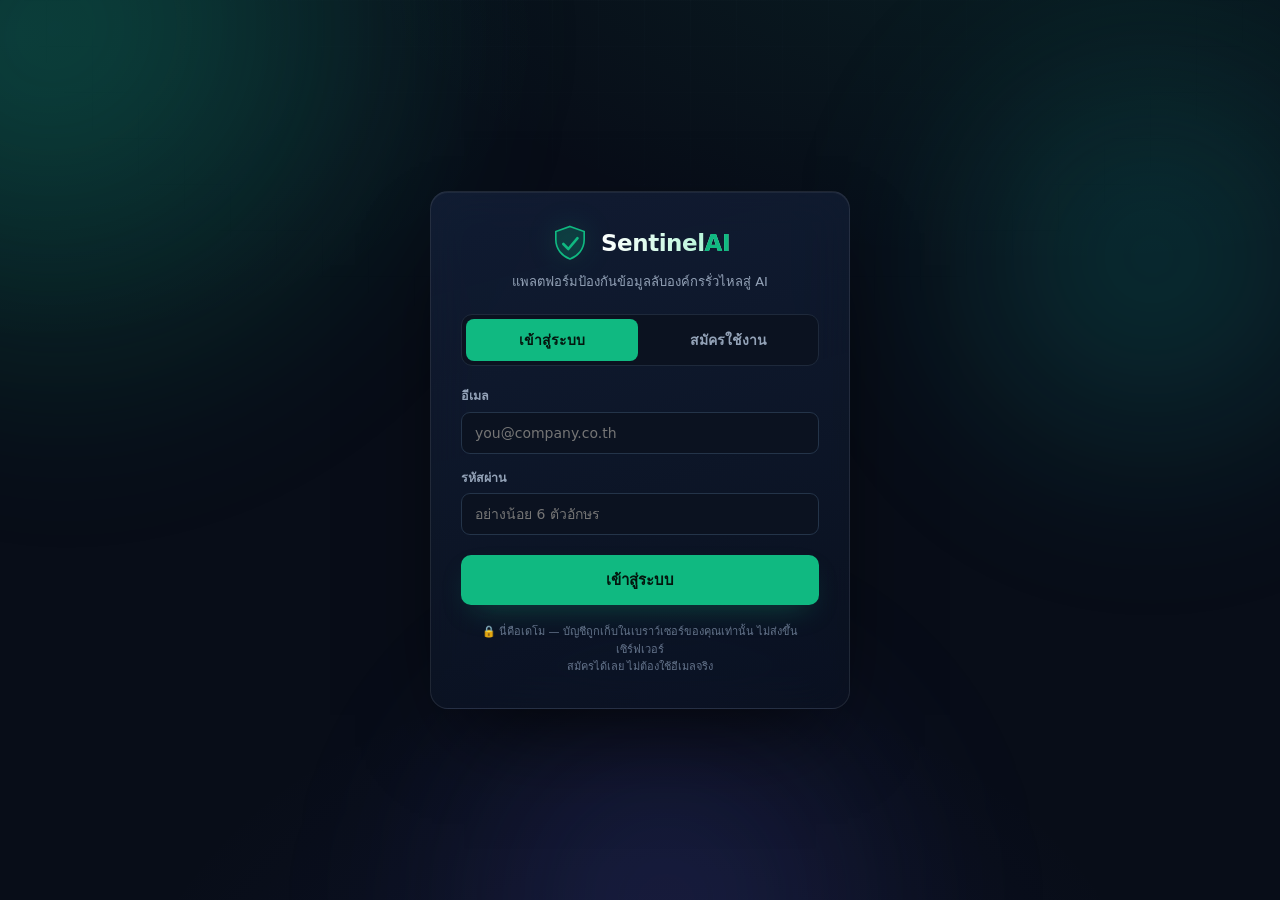
<file: SentinelAI-Web.html>
<!DOCTYPE html>
<html lang="th">
<head>
<meta charset="UTF-8">
<meta name="viewport" content="width=device-width, initial-scale=1.0">
<title>SentinelAI</title>
</head>
<body>
<style>
/* ============================================================
   SentinelAI — Web Console (self-contained, engine runs in-browser)
   Security Operations aesthetic · committed dark theme · emerald accent
   ============================================================ */
:root{
  --bg:#080d18; --bg-2:#0b1220; --panel:#0f172a; --panel-2:#111c31;
  --line:#1e293b; --line-2:#243449;
  --ink:#e6edf7; --ink-dim:#94a3b8; --ink-faint:#64748b;
  --accent:#10b981; --accent-2:#0ea56f; --accent-ink:#04160e; --accent-glow:rgba(16,185,129,.35);
  /* semantic (threat) — separate from accent */
  --public:#64748b; --internal:#3b82f6; --confidential:#f59e0b; --restricted:#ef4444;
  --allow:#22c55e; --monitor:#64748b; --warn:#f59e0b; --redact:#8b5cf6; --block:#ef4444;
  --shadow:0 24px 60px rgba(0,0,0,.55);
  --r:14px; --r-sm:10px;
  --mono:"JetBrains Mono","Cascadia Code",ui-monospace,Consolas,"Liberation Mono",monospace;
  --sans:"Segoe UI","Sarabun","Noto Sans Thai",system-ui,-apple-system,Tahoma,sans-serif;
}
*{box-sizing:border-box}
html,body{margin:0}
body{
  background:
    radial-gradient(1200px 600px at 80% -10%, rgba(16,185,129,.10), transparent 60%),
    radial-gradient(900px 500px at 0% 0%, rgba(59,130,246,.06), transparent 55%),
    var(--bg);
  color:var(--ink); font-family:var(--sans); line-height:1.55;
  -webkit-font-smoothing:antialiased; font-size:15px;
}
a{color:inherit;text-decoration:none}
h1,h2,h3{margin:0; text-wrap:balance; font-weight:750; letter-spacing:-.01em}
button{font-family:inherit}
.mono{font-family:var(--mono)}
.tnum{font-variant-numeric:tabular-nums}
::selection{background:var(--accent-glow)}

/* ---------- shell ---------- */
.wrap{max-width:1280px; margin:0 auto; padding:0 20px 80px}
.topbar{position:sticky; top:0; z-index:40; backdrop-filter:blur(12px);
  background:linear-gradient(180deg, rgba(8,13,24,.92), rgba(8,13,24,.72));
  border-bottom:1px solid var(--line);}
.topbar-in{max-width:1280px; margin:0 auto; padding:12px 20px; display:flex; align-items:center; gap:16px}
.brand{display:flex; align-items:center; gap:11px}
.shield{width:34px;height:34px;flex:0 0 auto; filter:drop-shadow(0 0 10px var(--accent-glow))}
.brand-name{font-size:18px; font-weight:800; letter-spacing:-.02em}
.brand-name .ai{color:var(--accent)}
.brand-sub{font-size:11px; color:var(--ink-dim); margin-top:-2px}
.spacer{flex:1}
.pill{display:inline-flex; align-items:center; gap:7px; font-size:12px; font-weight:650;
  padding:6px 12px; border-radius:999px; border:1px solid var(--line-2); background:var(--panel);}
.pill .dot{width:8px;height:8px;border-radius:50%}
.pill.live .dot{background:var(--accent); box-shadow:0 0 8px var(--accent)}
.pill.offline{color:var(--confidential)}
.pill.offline .dot{background:var(--confidential)}

/* ---------- nav ---------- */
.nav{display:flex; gap:4px; overflow-x:auto; padding:14px 0 0; scrollbar-width:none}
.nav::-webkit-scrollbar{display:none}
.nav a{padding:9px 15px; border-radius:999px; font-size:13.5px; font-weight:600; color:var(--ink-dim);
  white-space:nowrap; border:1px solid transparent; display:flex; gap:8px; align-items:center; cursor:pointer; transition:.15s}
.nav a:hover{color:var(--ink); background:var(--panel)}
.nav a.on{color:var(--accent); background:rgba(16,185,129,.10); border-color:rgba(16,185,129,.30)}
.nav a .ic{font-size:15px}

/* ---------- generic ---------- */
.grid{display:grid; gap:16px}
.panel{background:linear-gradient(180deg,var(--panel),var(--bg-2)); border:1px solid var(--line);
  border-radius:var(--r); padding:20px}
.panel h3{font-size:14px; color:var(--ink); display:flex; align-items:center; gap:8px}
.eyebrow{font-size:11px; letter-spacing:.14em; text-transform:uppercase; color:var(--ink-faint); font-weight:700}
.section-title{font-size:22px; margin:6px 0 2px}
.section-desc{color:var(--ink-dim); font-size:13.5px; margin-bottom:18px; max-width:70ch}
.btn{border:1px solid var(--line-2); background:var(--panel); color:var(--ink); padding:9px 15px;
  border-radius:var(--r-sm); font-size:13.5px; font-weight:650; cursor:pointer; transition:.15s; display:inline-flex; gap:8px; align-items:center}
.btn:hover{border-color:var(--accent); color:#fff}
.btn.primary{background:var(--accent); color:var(--accent-ink); border-color:var(--accent)}
.btn.primary:hover{filter:brightness(1.08)}
.btn.sm{padding:6px 11px; font-size:12.5px}
.hidden{display:none !important}

/* badges */
.badge{display:inline-flex; align-items:center; gap:6px; font-size:12px; font-weight:700; padding:3px 10px; border-radius:999px; white-space:nowrap}
.badge::before{content:""; width:7px; height:7px; border-radius:50%; background:currentColor}
.lbl-Public{color:var(--public); background:rgba(100,116,139,.14)}
.lbl-Internal{color:var(--internal); background:rgba(59,130,246,.14)}
.lbl-Confidential{color:var(--confidential); background:rgba(245,158,11,.14)}
.lbl-Restricted{color:var(--restricted); background:rgba(239,68,68,.14)}
.dec-allow{color:var(--allow); background:rgba(34,197,94,.14)}
.dec-monitor{color:var(--monitor); background:rgba(100,116,139,.16)}
.dec-warn{color:var(--warn); background:rgba(245,158,11,.14)}
.dec-redact{color:var(--redact); background:rgba(139,92,246,.16)}
.dec-block{color:var(--block); background:rgba(239,68,68,.16)}
.chip{font-size:11px; color:var(--ink-dim); background:var(--bg-2); border:1px solid var(--line);
  padding:2px 8px; border-radius:6px; font-family:var(--mono)}

/* ---------- hero (overview) ---------- */
.kpis{display:grid; grid-template-columns:repeat(4,1fr); gap:16px}
.kpi{position:relative; overflow:hidden}
.kpi .k-top{display:flex; justify-content:space-between; align-items:flex-start}
.kpi .k-ic{font-size:20px; opacity:.9}
.kpi .k-num{font-size:34px; font-weight:820; letter-spacing:-.03em; margin-top:6px; line-height:1}
.kpi .k-lbl{color:var(--ink-dim); font-size:12.5px; margin-top:8px}
.kpi .k-spark{position:absolute; right:0; bottom:0; left:0; height:34px; opacity:.9}
.kpi.accent .k-num{color:var(--accent)}
.kpi.danger .k-num{color:var(--restricted)}

.cols{display:grid; grid-template-columns:1.55fr 1fr; gap:16px}
.legend{display:flex; gap:14px; flex-wrap:wrap; font-size:12px; color:var(--ink-dim); margin-top:6px}
.legend i{display:inline-block; width:20px; height:3px; border-radius:2px; vertical-align:middle; margin-right:6px}

/* table */
.tbl{width:100%; border-collapse:collapse; font-size:13px}
.tbl th{text-align:left; color:var(--ink-faint); font-weight:650; font-size:11px; letter-spacing:.06em;
  text-transform:uppercase; padding:10px 12px; border-bottom:1px solid var(--line)}
.tbl td{padding:11px 12px; border-bottom:1px solid var(--line); color:var(--ink)}
.tbl tr:hover td{background:rgba(255,255,255,.02)}
.tbl .u{font-family:var(--mono); font-size:12.5px; color:var(--ink-dim)}
.tbl-wrap{overflow-x:auto}
.risk-cell{display:flex; align-items:center; gap:8px}
.risk-bar{width:46px; height:6px; border-radius:3px; background:var(--line); overflow:hidden; flex:0 0 auto}
.risk-bar i{display:block; height:100%}

/* ---------- simulator (the hero interaction) ---------- */
.sim-grid{display:grid; grid-template-columns:1fr 1fr; gap:16px; align-items:start}
.sim-input{width:100%; min-height:230px; resize:vertical; background:var(--bg-2); color:var(--ink);
  border:1px solid var(--line-2); border-radius:var(--r-sm); padding:14px; font-family:var(--mono); font-size:13.5px; line-height:1.6}
.sim-input:focus{outline:none; border-color:var(--accent); box-shadow:0 0 0 3px rgba(16,185,129,.12)}
.samples{display:flex; gap:8px; flex-wrap:wrap; margin:12px 0}
.samples button{font-size:12px; padding:6px 11px; border-radius:8px; border:1px solid var(--line-2);
  background:var(--panel); color:var(--ink-dim); cursor:pointer}
.samples button:hover{color:#fff; border-color:var(--accent)}
.controls{display:flex; gap:10px; flex-wrap:wrap; align-items:center; margin-bottom:6px}
.select{background:var(--bg-2); color:var(--ink); border:1px solid var(--line-2); border-radius:8px; padding:8px 10px; font-size:13px; font-family:inherit}

.verdict{display:flex; align-items:center; gap:16px}
.gauge{position:relative; width:120px; height:120px; flex:0 0 auto}
.gauge svg{width:100%; height:100%; display:block}
.gauge .g-num{position:absolute; inset:0; display:flex; flex-direction:column; align-items:center; justify-content:center}
.gauge .g-num b{font-size:30px; font-weight:820; letter-spacing:-.03em}
.gauge .g-num span{font-size:10px; color:var(--ink-faint); letter-spacing:.1em; text-transform:uppercase}
.verdict-meta{flex:1}
.verdict-dec{font-size:20px; font-weight:800; margin-top:4px}
.det-list{display:flex; flex-direction:column; gap:8px; margin-top:14px}
.det{display:flex; align-items:center; gap:10px; padding:9px 12px; background:var(--bg-2); border:1px solid var(--line); border-radius:9px}
.det .d-eng{font-size:10px; padding:2px 7px; border-radius:5px; font-weight:700; letter-spacing:.04em}
.eng-regex{background:rgba(59,130,246,.15); color:var(--internal)}
.eng-fingerprint{background:rgba(139,92,246,.15); color:var(--redact)}
.eng-ai{background:rgba(16,185,129,.15); color:var(--accent)}
.det .d-val{font-family:var(--mono); font-size:12.5px; color:var(--ink); margin-left:auto}
.reasons{margin:14px 0 0; padding:12px 14px; background:var(--bg-2); border:1px solid var(--line); border-radius:9px; font-size:13px}
.reasons ul{margin:6px 0 0; padding-left:18px} .reasons li{margin:3px 0; color:var(--ink-dim)}
.redacted{margin-top:12px; font-size:13px; white-space:pre-wrap; word-break:break-word; background:rgba(139,92,246,.06);
  border:1px dashed rgba(139,92,246,.5); border-radius:9px; padding:12px 14px; color:#ddd6fe; max-height:150px; overflow:auto}
.redacted mark{background:rgba(139,92,246,.35); color:#fff; border-radius:4px; padding:0 3px}

/* policy rows */
.pol{display:flex; align-items:center; gap:14px; padding:14px 16px; border:1px solid var(--line); border-radius:var(--r-sm); background:var(--bg-2)}
.pol .p-pri{font-family:var(--mono); font-size:12px; color:var(--ink-faint); width:34px; text-align:center; flex:0 0 auto}
.pol .p-body{flex:1; min-width:0}
.pol .p-name{font-weight:700; font-size:14px}
.pol .p-rule{font-size:12.5px; color:var(--ink-dim); margin-top:3px}
.pol .p-rule b{color:var(--ink)}

/* fingerprints */
.fp{display:flex; align-items:center; gap:12px; padding:13px 15px; border:1px solid var(--line); border-radius:var(--r-sm); background:var(--bg-2)}
.fp .f-ic{font-size:20px}

/* about / models */
.model-tbl td{padding:10px 12px; border-bottom:1px solid var(--line)}
.kv{display:grid; grid-template-columns:auto 1fr; gap:8px 18px; font-size:13.5px}
.kv dt{color:var(--ink-faint)} .kv dd{margin:0; font-family:var(--mono); color:var(--ink)}
.callout{border-left:3px solid var(--accent); background:rgba(16,185,129,.07); padding:12px 16px; border-radius:0 10px 10px 0; font-size:13.5px; color:#a7f3d0}
.steps{counter-reset:s; display:flex; flex-direction:column; gap:12px; margin-top:6px}
.step{display:flex; gap:12px} .step::before{counter-increment:s; content:counter(s); flex:0 0 auto;
  width:26px; height:26px; border-radius:50%; background:var(--accent); color:var(--accent-ink); font-weight:800;
  display:grid; place-items:center; font-size:13px}

/* ---------- interception modal (product moment) ---------- */
.overlay{position:fixed; inset:0; z-index:100; background:rgba(3,7,18,.72); backdrop-filter:blur(4px);
  display:grid; place-items:center; padding:20px; animation:fade .15s ease}
.modal{width:470px; max-width:100%; background:var(--panel); border:1px solid var(--line-2); border-radius:16px;
  overflow:hidden; box-shadow:var(--shadow); animation:pop .2s cubic-bezier(.2,.9,.3,1.2)}
.modal .m-top{height:5px}
.modal .m-body{padding:22px 24px 6px}
.modal .m-head{display:flex; gap:13px; align-items:flex-start}
.modal .m-ic{font-size:28px}
.modal .m-brand{font-size:11px; font-weight:800; letter-spacing:.1em; color:var(--accent)}
.modal .m-title{font-size:18px; font-weight:800; margin-top:2px}
.modal .m-msg{font-size:14px; color:var(--ink-dim); margin-top:12px}
.modal .m-badges{display:flex; gap:8px; flex-wrap:wrap; margin-top:12px}
.modal .m-actions{display:flex; gap:10px; padding:16px 24px 22px; flex-wrap:wrap}
.modal .m-actions .btn{flex:1; justify-content:center; min-width:130px}
.modal .m-foot{text-align:center; font-size:11px; color:var(--ink-faint); padding:0 24px 16px}
@keyframes fade{from{opacity:0}to{opacity:1}}
@keyframes pop{from{transform:translateY(10px) scale(.97);opacity:0}to{transform:none;opacity:1}}

/* toast */
.toasts{position:fixed; right:18px; bottom:18px; z-index:120; display:flex; flex-direction:column; gap:8px}
.toast{background:var(--panel); border:1px solid var(--line-2); border-left:3px solid var(--accent);
  border-radius:10px; padding:11px 15px; font-size:13px; box-shadow:var(--shadow); animation:pop .2s ease; max-width:330px}
.toast b{color:var(--accent); font-size:11px; letter-spacing:.06em}

.foot{margin-top:40px; padding-top:20px; border-top:1px solid var(--line); color:var(--ink-faint); font-size:12.5px; text-align:center}

/* responsive */
@media (max-width:1024px){ .kpis{grid-template-columns:repeat(2,1fr)} .cols{grid-template-columns:1fr} .sim-grid{grid-template-columns:1fr} }
@media (max-width:560px){ .kpis{grid-template-columns:1fr} .section-title{font-size:19px} }
@media (prefers-reduced-motion:reduce){ *{animation:none !important; transition:none !important} }

/* ---- auth (login/signup) ---- */
#auth-screen{position:fixed; inset:0; z-index:200; display:grid; place-items:center; padding:20px; overflow:auto;
  background:radial-gradient(1000px 500px at 50% -10%, rgba(16,185,129,.13), transparent 60%), var(--bg)}
.auth-card{width:420px; max-width:100%; background:linear-gradient(180deg,var(--panel),var(--bg-2));
  border:1px solid var(--line); border-radius:18px; padding:32px 30px; box-shadow:var(--shadow)}
.auth-brand{display:flex; align-items:center; gap:11px; justify-content:center}
.auth-brand svg{width:40px; height:40px}
.auth-brand b{font-size:23px; font-weight:850; letter-spacing:-.02em}
.auth-brand b span{color:var(--accent)}
.auth-sub{text-align:center; color:var(--ink-dim); font-size:13px; margin:8px 0 22px}
.auth-tabs{display:flex; gap:5px; background:var(--bg-2); border:1px solid var(--line); border-radius:11px; padding:4px; margin-bottom:20px}
.auth-tabs button{flex:1; padding:10px; border:none; background:transparent; color:var(--ink-dim); font-weight:700; font-size:14px; border-radius:8px; cursor:pointer; font-family:inherit}
.auth-tabs button.on{background:var(--accent); color:var(--accent-ink)}
.auth-field{margin-bottom:14px}
.auth-field label{display:block; font-size:12.5px; color:var(--ink-dim); margin-bottom:6px; font-weight:600}
.auth-field input{width:100%; padding:12px 13px; background:var(--bg-2); border:1px solid var(--line-2); border-radius:9px; color:var(--ink); font-size:14px; font-family:inherit}
.auth-field input:focus{outline:none; border-color:var(--accent); box-shadow:0 0 0 3px rgba(16,185,129,.12)}
.auth-btn{width:100%; padding:13px; border:none; border-radius:10px; background:var(--accent); color:var(--accent-ink); font-weight:800; font-size:15px; cursor:pointer; margin-top:6px; font-family:inherit}
.auth-btn:hover{filter:brightness(1.08)}
.auth-err{background:rgba(239,68,68,.1); border:1px solid var(--restricted); color:#fca5a5; font-size:13px; padding:10px 12px; border-radius:8px; margin-bottom:14px}
.auth-foot{text-align:center; font-size:11px; color:var(--ink-faint); margin-top:18px; line-height:1.6}
.hdr-user{display:flex; align-items:center; gap:10px; margin-left:10px}
.hdr-org{font-size:13px; color:var(--ink); font-weight:700; max-width:180px; overflow:hidden; text-overflow:ellipsis; white-space:nowrap}
.hdr-logout{font-size:12px; color:var(--ink-dim); background:transparent; border:1px solid var(--line-2); border-radius:8px; padding:6px 11px; cursor:pointer; font-family:inherit}
.hdr-logout:hover{color:#fff; border-color:var(--accent)}
.key-box{display:flex; gap:10px; align-items:center; background:var(--bg-2); border:1px solid var(--line-2); border-radius:10px; padding:13px 15px; margin-top:12px}
.key-box code{flex:1; font-family:var(--mono); font-size:13px; color:var(--accent); word-break:break-all}

/* ---- visual install mockups (ภาพตัวอย่างทีละขั้น) ---- */
.vsteps{display:flex; flex-direction:column; margin-top:10px}
.vstep{display:grid; grid-template-columns:minmax(0,0.9fr) minmax(0,1.1fr); gap:24px; align-items:center; padding:22px 2px; border-top:1px solid var(--line)}
.vstep:first-of-type{border-top:none; padding-top:8px}
.vnum{width:30px; height:30px; border-radius:9px; background:var(--accent); color:var(--accent-ink); font-weight:850; display:grid; place-items:center; font-size:15px; margin-bottom:10px}
.vstep h4{font-size:16px; margin-bottom:6px}
.vtxt p{color:var(--ink-dim); font-size:13.5px; line-height:1.6}
.mk{border-radius:12px; overflow:hidden; border:1px solid var(--line-2); box-shadow:0 12px 34px rgba(0,0,0,.45)}
.mk-bar{display:flex; align-items:center; gap:7px; padding:9px 13px; background:#e9edf2}
.mk-bar.dk{background:#1a2431}
.mk .d{width:11px; height:11px; border-radius:50%; flex:0 0 auto}
.d.r{background:#ff5f57}.d.y{background:#febc2e}.d.g{background:#28c840}
.mk-url{margin-left:8px; flex:1; background:#fff; border:1px solid #dbe2e9; border-radius:7px; padding:5px 12px; font-size:12px; color:#556; font-family:var(--mono); overflow:hidden; text-overflow:ellipsis; white-space:nowrap}
.mk-tt{margin-left:8px; color:#7d90a3; font-size:12px; font-family:var(--mono)}
.mk-b{padding:16px; background:#f5f7f9; color:#1f2a36; font-size:13px; min-height:96px; display:flex; flex-direction:column; justify-content:center; gap:10px}
.mk-row{display:flex; align-items:center; justify-content:space-between; gap:10px}
.mk-tog{display:flex; align-items:center; gap:9px; font-size:12.5px; color:#0b7f50; font-weight:700; background:#eaf7f0; border:1px solid #10b981; border-radius:8px; padding:6px 11px; box-shadow:0 0 0 3px rgba(16,185,129,.15)}
.mk-tog .sw{width:34px; height:18px; border-radius:99px; background:#10b981; position:relative; flex:0 0 auto}
.mk-tog .sw::after{content:""; position:absolute; width:14px; height:14px; border-radius:50%; background:#fff; top:2px; right:2px}
.mk-btns{display:flex; gap:8px; flex-wrap:wrap}
.mk-btn{font-size:12px; padding:6px 12px; border-radius:7px; border:1px solid #cfd8e0; background:#fff; color:#456; font-weight:600}
.mk-btn.hi{background:#10b981; border-color:#10b981; color:#052e1a; box-shadow:0 0 0 3px rgba(16,185,129,.18)}
.mk-folder{font-size:12.5px; color:#556; background:#fff; border:1px dashed #b9c4cf; border-radius:8px; padding:8px 12px}
.mk-lab{color:#94a3b8; font-size:11px; margin:0 0 4px}
.mk-inp{background:#0b1220; border:1px solid #334155; border-radius:7px; padding:8px 10px; font-family:var(--mono); font-size:12px; color:#cbd5e1; overflow:hidden; text-overflow:ellipsis; white-space:nowrap}
.mk-inp.hi{border-color:#10b981; color:#34d399; box-shadow:0 0 0 3px rgba(16,185,129,.2)}
.mk-chat{background:#fff; position:relative; min-height:140px}
.mk-chat .head{padding:8px 12px; border-bottom:1px solid #e5e7eb; font-weight:700; color:#374151; font-size:12px}
.mk-chat .field{margin:12px; border:1px solid #e5e7eb; border-radius:10px; padding:10px; color:#9ca3af; font-size:12px}
.mk-pop{position:absolute; inset:0; background:rgba(2,6,23,.5); display:flex; align-items:center; justify-content:center; padding:14px}
.mk-pop .card{width:100%; max-width:300px; background:#0f172a; border:1px solid #1e293b; border-radius:12px; overflow:hidden; box-shadow:0 16px 40px rgba(0,0,0,.5)}
.mk-pop .top{height:4px; background:#ef4444}
.mk-pop .cin{padding:12px 14px}
.mk-pop .cin .t{font-size:13px; font-weight:800; color:#fff}
.mk-pop .cin .s{font-size:11px; color:#94a3b8; margin-top:4px; line-height:1.5}
.mk-pop .cin .cb{display:flex; gap:6px; margin-top:10px}
.mk-pop .cin .cb span{font-size:10.5px; padding:4px 10px; border-radius:6px}
.mk-term{background:#0b1220}
.mk-term .tb{padding:14px; font-family:var(--mono); font-size:12px; line-height:1.75; color:#cbd5e1; min-height:96px}
.mk-term .pr{color:#10b981}
.mk-term .ok{color:#34d399}
.mk-term .dim2{color:#64748b}
@media (max-width:820px){ .vstep{grid-template-columns:1fr; gap:14px} }

/* ============================================================
   ✦ PREMIUM MOTION LAYER — additive overrides (cinematic glass + aurora)
   ============================================================ */
html{overflow-x:clip}
body{
  background:
    radial-gradient(1200px 620px at 82% -12%, rgba(16,185,129,.10), transparent 60%),
    radial-gradient(1000px 560px at 0% 4%, rgba(56,189,248,.06), transparent 55%),
    radial-gradient(900px 720px at 50% 122%, rgba(99,102,241,.07), transparent 60%),
    var(--bg);
  background-attachment:fixed;
}

/* --- animated aurora backdrop (behind everything) --- */
.fx{position:fixed; inset:0; z-index:-1; overflow:hidden; pointer-events:none}
.fx-blob{position:absolute; border-radius:50%; filter:blur(74px); opacity:.55; will-change:transform}
.fx-blob.b1{width:56vw; height:56vw; left:-14vw; top:-16vw;
  background:radial-gradient(circle at 32% 32%, rgba(16,185,129,.55), transparent 66%); animation:drift1 26s ease-in-out infinite}
.fx-blob.b2{width:48vw; height:48vw; right:-14vw; top:-4vw;
  background:radial-gradient(circle at 50% 50%, rgba(20,184,166,.42), transparent 66%); animation:drift2 32s ease-in-out infinite}
.fx-blob.b3{width:52vw; height:52vw; left:26vw; bottom:-26vw;
  background:radial-gradient(circle at 50% 50%, rgba(99,102,241,.34), transparent 66%); animation:drift3 30s ease-in-out infinite}
.fx-grid{position:absolute; inset:0; opacity:.5;
  background-image:linear-gradient(rgba(148,163,184,.045) 1px,transparent 1px),linear-gradient(90deg,rgba(148,163,184,.045) 1px,transparent 1px);
  background-size:46px 46px;
  -webkit-mask-image:radial-gradient(1000px 620px at 50% -6%, #000, transparent 72%);
  mask-image:radial-gradient(1000px 620px at 50% -6%, #000, transparent 72%)}
@keyframes drift1{0%,100%{transform:translate3d(0,0,0) scale(1)}50%{transform:translate3d(6vw,4vh,0) scale(1.12)}}
@keyframes drift2{0%,100%{transform:translate3d(0,0,0) scale(1)}50%{transform:translate3d(-5vw,6vh,0) scale(1.15)}}
@keyframes drift3{0%,100%{transform:translate3d(0,0,0) scale(1)}50%{transform:translate3d(4vw,-5vh,0) scale(1.1)}}

/* --- glassmorphism panels --- */
.panel{
  position:relative;
  background:linear-gradient(165deg, rgba(20,32,56,.72), rgba(11,18,32,.60));
  border:1px solid rgba(255,255,255,.07);
  border-radius:16px;
  backdrop-filter:blur(16px) saturate(140%); -webkit-backdrop-filter:blur(16px) saturate(140%);
  box-shadow:inset 0 1px 0 rgba(255,255,255,.05), 0 20px 44px -28px rgba(0,0,0,.85);
  transition:transform .28s cubic-bezier(.22,.61,.36,1), box-shadow .28s ease, border-color .28s ease;
}
.panel:hover{
  transform:translateY(-3px);
  border-color:rgba(16,185,129,.26);
  box-shadow:inset 0 1px 0 rgba(255,255,255,.07), 0 30px 60px -30px rgba(0,0,0,.9), 0 0 26px -6px var(--accent-glow);
}
.panel h3{letter-spacing:-.01em}

/* --- KPI cards: corner glow + gradient numerals --- */
.kpi{overflow:hidden}
.kpi::after{content:""; position:absolute; inset:0; border-radius:inherit; pointer-events:none;
  background:radial-gradient(150px 96px at 88% -14%, rgba(16,185,129,.16), transparent 62%)}
.kpi .k-num{background:linear-gradient(180deg,#ffffff,#cdd8e8); -webkit-background-clip:text; background-clip:text; color:transparent}
.kpi.accent .k-num{background:linear-gradient(180deg,#6ee7b7,#10b981); -webkit-background-clip:text; background-clip:text; color:transparent}
.kpi.danger .k-num{background:linear-gradient(180deg,#fca5a5,#ef4444); -webkit-background-clip:text; background-clip:text; color:transparent}

/* --- kinetic typography --- */
.section-title{
  font-size:clamp(24px,3.2vw,34px); line-height:1.12; font-weight:840; letter-spacing:-.035em; margin:10px 0 4px;
  background:linear-gradient(96deg,#ffffff 22%, #7ff0c8 118%); -webkit-background-clip:text; background-clip:text; color:transparent;
}
.eyebrow{display:inline-flex; align-items:center; gap:9px; color:#5eead4; letter-spacing:.16em}
.eyebrow::before{content:""; width:22px; height:2px; border-radius:2px; background:linear-gradient(90deg,var(--accent),transparent)}
.page-head{position:relative}

/* --- brand / logo --- */
.brand-name{background:linear-gradient(96deg,#ffffff,#a7f3d0); -webkit-background-clip:text; background-clip:text; color:transparent}
.brand-name .ai{-webkit-text-fill-color:var(--accent); color:var(--accent)}
.shield{animation:floaty 6s ease-in-out infinite}
@keyframes floaty{0%,100%{transform:translateY(0)}50%{transform:translateY(-3px)}}

/* --- topbar deeper glass --- */
.topbar{background:linear-gradient(180deg, rgba(8,13,24,.82), rgba(8,13,24,.52));
  backdrop-filter:blur(16px) saturate(150%); -webkit-backdrop-filter:blur(16px) saturate(150%);
  border-bottom:1px solid rgba(255,255,255,.06)}

/* --- nav pills --- */
.nav a{transition:transform .2s cubic-bezier(.4,0,.2,1), background .2s, color .2s, box-shadow .2s, border-color .2s}
.nav a:hover{color:var(--ink); background:rgba(255,255,255,.05); transform:translateY(-1px)}
.nav a.on{color:var(--accent); background:rgba(16,185,129,.12); border-color:rgba(16,185,129,.34);
  box-shadow:0 0 0 1px rgba(16,185,129,.14), 0 8px 20px -10px var(--accent-glow)}

/* --- buttons --- */
.btn{transition:transform .18s cubic-bezier(.4,0,.2,1), box-shadow .2s, border-color .2s, color .2s, filter .2s}
.btn:hover{border-color:var(--accent); color:#fff; transform:translateY(-1px); box-shadow:0 10px 24px -12px var(--accent-glow)}
.btn:active{transform:translateY(0)}
.btn.primary{box-shadow:0 10px 26px -12px var(--accent-glow)}
.btn.primary:hover{filter:brightness(1.08); box-shadow:0 16px 34px -12px var(--accent-glow)}

/* --- scroll reveal --- */
.reveal{opacity:0; transform:translateY(20px);
  transition:opacity .55s cubic-bezier(.22,.61,.36,1), transform .55s cubic-bezier(.22,.61,.36,1)}
.reveal.in{opacity:1; transform:none}

/* --- auth premium (glass card floating over aurora) --- */
#auth-screen{background:transparent}
.auth-card{
  background:linear-gradient(165deg, rgba(20,32,56,.78), rgba(11,18,32,.72));
  border:1px solid rgba(255,255,255,.09);
  backdrop-filter:blur(22px) saturate(150%); -webkit-backdrop-filter:blur(22px) saturate(150%);
  box-shadow:0 40px 90px -34px rgba(0,0,0,.85), inset 0 1px 0 rgba(255,255,255,.06);
  animation:authIn .6s cubic-bezier(.22,.61,.36,1) both;
}
@keyframes authIn{from{opacity:0; transform:translateY(22px) scale(.985)}to{opacity:1; transform:none}}
.auth-brand svg{filter:drop-shadow(0 0 14px var(--accent-glow)); animation:floaty 6s ease-in-out infinite}
.auth-brand b{background:linear-gradient(96deg,#ffffff,#a7f3d0); -webkit-background-clip:text; background-clip:text; color:transparent}
.auth-brand b span{-webkit-text-fill-color:var(--accent)}
.auth-btn{transition:filter .2s, box-shadow .2s, transform .18s; box-shadow:0 12px 30px -12px var(--accent-glow)}
.auth-btn:hover{filter:brightness(1.08); transform:translateY(-1px); box-shadow:0 18px 40px -12px var(--accent-glow)}

/* --- download buttons (setup) --- */
.dl-row{display:flex; gap:10px; flex-wrap:wrap; margin-top:14px}
.dl-row .btn{padding:11px 17px; font-size:14px}
.btn.dl-secondary{background:rgba(16,185,129,.08); border-color:rgba(16,185,129,.4); color:#6ee7b7}
.btn.dl-secondary:hover{background:rgba(16,185,129,.14); color:#fff}

/* ============================================================
   👑 SUPER ADMIN — platform-owner god view (amber accent)
   ============================================================ */
.sa-eyebrow{color:#fbbf24}
.sa-eyebrow::before{background:linear-gradient(90deg,#f59e0b,transparent)}
.sa-title{background:linear-gradient(96deg,#ffffff 20%, #fbbf24 122%); -webkit-background-clip:text; background-clip:text; color:transparent}
.sa-kpis{grid-template-columns:repeat(6,1fr)}
.sa-kpi::after{background:radial-gradient(150px 96px at 88% -14%, rgba(251,191,36,.18), transparent 62%)}
.sa-kpi .k-num{background:none; -webkit-background-clip:border-box; background-clip:border-box; -webkit-text-fill-color:currentColor; color:#fcd34d}
.sa-kpi.ok .k-num{color:var(--allow)}
.sa-kpi.tr .k-num{color:var(--internal)}
.sa-kpi.sp .k-num{color:var(--restricted)}
.sa-panel{border-color:rgba(251,191,36,.16)}
.sa-panel:hover{border-color:rgba(251,191,36,.34); box-shadow:inset 0 1px 0 rgba(255,255,255,.07), 0 30px 60px -30px rgba(0,0,0,.9), 0 0 26px -6px rgba(251,191,36,.35)}
.sa-panel > h3{color:#fcd34d}
.sa-id{font-size:11px; color:var(--ink-faint); margin-top:2px}
.sa-plan{display:inline-block; font-size:12px; font-weight:700; padding:2px 11px; border-radius:999px; border:1px solid var(--line-2); color:var(--ink-dim); background:var(--bg-2)}
.sa-st{display:inline-block; font-size:12px; font-weight:750; padding:3px 12px; border-radius:999px}
.sa-Active{color:var(--allow); background:rgba(34,197,94,.14)}
.sa-Trial{color:var(--internal); background:rgba(59,130,246,.14)}
.sa-Suspended{color:var(--restricted); background:rgba(239,68,68,.14)}
.sa-seatbar{width:74px; height:5px; border-radius:3px; background:var(--line); overflow:hidden; margin-top:6px}
.sa-seatbar i{display:block; height:100%; background:linear-gradient(90deg,#fbbf24,#f59e0b)}
.sa-actions{display:flex; gap:6px; flex-wrap:wrap}
.sa-suspend:hover{border-color:var(--restricted); color:#fca5a5; box-shadow:0 10px 24px -12px rgba(239,68,68,.5)}
.sa-resume{border-color:rgba(34,197,94,.45); color:#86efac}
.sa-resume:hover{border-color:var(--allow); color:#fff; box-shadow:0 10px 24px -12px rgba(34,197,94,.5)}
.sa-feed{display:flex; flex-direction:column; gap:9px}
.sa-feed-row{display:flex; gap:13px; align-items:center; padding:12px 14px; border:1px solid var(--line); border-radius:12px; background:var(--bg-2); transition:transform .2s, border-color .2s}
.sa-feed-row:hover{border-color:rgba(251,191,36,.3); transform:translateX(3px)}
.sa-sev{flex:0 0 auto; width:44px; height:44px; border-radius:12px; display:grid; place-items:center; font-weight:820; font-family:var(--mono); font-size:14px}
.sev-Restricted{color:var(--restricted); background:rgba(239,68,68,.15)}
.sev-Confidential{color:var(--confidential); background:rgba(245,158,11,.15)}
.sa-feed-main{flex:1; min-width:0}
.sa-feed-top{display:flex; gap:9px; align-items:center; flex-wrap:wrap}
.sa-feed-sub{font-size:12px; color:var(--ink-faint); margin-top:3px}
@media (max-width:1024px){ .sa-kpis{grid-template-columns:repeat(3,1fr)} }
@media (max-width:560px){ .sa-kpis{grid-template-columns:repeat(2,1fr)} }

/* --- reduced motion: kill drift + keep content visible --- */
@media (prefers-reduced-motion:reduce){
  .fx-blob,.shield,.auth-brand svg{animation:none !important}
  .reveal{opacity:1 !important; transform:none !important}
}
</style>

<div class="fx" aria-hidden="true">
  <span class="fx-blob b1"></span>
  <span class="fx-blob b2"></span>
  <span class="fx-blob b3"></span>
  <span class="fx-grid"></span>
</div>

<div id="auth-screen">
  <div class="auth-card">
    <div class="auth-brand">
      <svg viewBox="0 0 48 48" fill="none" aria-hidden="true">
        <path d="M24 3l17 6v10c0 11-7.3 19.4-17 23-9.7-3.6-17-12-17-23V9l17-6z" fill="#10b981" opacity=".18"/>
        <path d="M24 3l17 6v10c0 11-7.3 19.4-17 23-9.7-3.6-17-12-17-23V9l17-6z" stroke="#10b981" stroke-width="2"/>
        <path d="M16 24l6 6 11-13" stroke="#10b981" stroke-width="3.2" stroke-linecap="round" stroke-linejoin="round"/>
      </svg>
      <b>Sentinel<span>AI</span></b>
    </div>
    <div class="auth-sub">แพลตฟอร์มป้องกันข้อมูลลับองค์กรรั่วไหลสู่ AI</div>
    <div class="auth-tabs">
      <button id="tab-login" class="on" type="button">เข้าสู่ระบบ</button>
      <button id="tab-signup" type="button">สมัครใช้งาน</button>
    </div>
    <div class="auth-err" id="auth-err" style="display:none"></div>
    <form id="auth-form">
      <div class="auth-field su" style="display:none"><label>ชื่อองค์กร/บริษัท</label><input id="f-org" placeholder="บริษัท ของฉัน จำกัด"></div>
      <div class="auth-field su" style="display:none"><label>ชื่อผู้ดูแล</label><input id="f-name" placeholder="ชื่อ-นามสกุล"></div>
      <div class="auth-field"><label>อีเมล</label><input id="f-email" type="email" placeholder="you@company.co.th"></div>
      <div class="auth-field"><label>รหัสผ่าน</label><input id="f-pw" type="password" placeholder="อย่างน้อย 6 ตัวอักษร"></div>
      <button class="auth-btn" id="auth-submit" type="submit">เข้าสู่ระบบ</button>
    </form>
    <div class="auth-foot">🔒 นี่คือเดโม — บัญชีถูกเก็บในเบราว์เซอร์ของคุณเท่านั้น ไม่ส่งขึ้นเซิร์ฟเวอร์<br>สมัครได้เลย ไม่ต้องใช้อีเมลจริง</div>
  </div>
</div>

<header class="topbar" style="display:none">
  <div class="topbar-in">
    <div class="brand">
      <svg class="shield" viewBox="0 0 48 48" fill="none" aria-hidden="true">
        <path d="M24 3l17 6v10c0 11-7.3 19.4-17 23-9.7-3.6-17-12-17-23V9l17-6z" fill="#10b981" opacity=".18"/>
        <path d="M24 3l17 6v10c0 11-7.3 19.4-17 23-9.7-3.6-17-12-17-23V9l17-6z" stroke="#10b981" stroke-width="2"/>
        <path d="M16 24l6 6 11-13" stroke="#10b981" stroke-width="3.2" stroke-linecap="round" stroke-linejoin="round"/>
      </svg>
      <div>
        <div class="brand-name">Sentinel<span class="ai">AI</span></div>
        <div class="brand-sub">ป้องกันข้อมูลลับรั่วไหลสู่ AI · AI-DLP</div>
      </div>
    </div>
    <div class="spacer"></div>
    <span class="pill live" id="engine-pill"><span class="dot"></span> Engine ในเบราว์เซอร์</span>
    <div class="hdr-user" id="hdr-user">
      <span class="hdr-org" id="hdr-org"></span>
      <button class="hdr-logout" id="btn-logout" type="button">ออกจากระบบ</button>
    </div>
  </div>
  <div class="topbar-in" style="padding-top:0">
    <nav class="nav" id="nav">
      <a data-r="overview" class="on"><span class="ic">📊</span> ภาพรวม</a>
      <a data-r="simulator"><span class="ic">🧪</span> ทดสอบระบบ</a>
      <a data-r="events"><span class="ic">📋</span> เหตุการณ์</a>
      <a data-r="policies"><span class="ic">⚖️</span> นโยบาย</a>
      <a data-r="fingerprints"><span class="ic">📄</span> เอกสารลับ</a>
      <a data-r="devices"><span class="ic">💻</span> อุปกรณ์</a>
      <a data-r="setup"><span class="ic">🔌</span> ติดตั้ง &amp; ตั้งค่า</a>
      <a data-r="superadmin"><span class="ic">👑</span> Super Admin</a>
    </nav>
  </div>
</header>

<main class="wrap" id="view" style="display:none"></main>

<div class="toasts" id="toasts"></div>
<div id="modal-root"></div>

<script>
"use strict";
/* ============================================================
   1) DETECTION ENGINE  (ported from the Python backend, runs in-browser)
   ============================================================ */
const LABELS = ["Public","Internal","Confidential","Restricted"];
const LORDER = {Public:0,Internal:1,Confidential:2,Restricted:3};
const CAT_TH = {financial:"การเงิน",pii:"ส่วนบุคคล (PII)",secret:"ความลับทางเทคนิค",legal:"สัญญา/กฎหมาย",code:"ซอร์สโค้ด",business:"ธุรกิจ/กลยุทธ์",general:"ทั่วไป"};

function validThaiId(raw){
  const d=(raw.match(/\d/g)||[]).join("");
  if(d.length!==13) return false;
  if(d===d[0].repeat(13)) return false;
  let sum=0; for(let i=0;i<12;i++) sum+=parseInt(d[i])*(13-i);
  return ((11-(sum%11))%10)===parseInt(d[12]);
}
function validLuhn(raw){
  const d=(raw.match(/\d/g)||[]).map(Number);
  if(d.length<13||d.length>19) return false;
  let sum=0, par=d.length%2;
  for(let i=0;i<d.length;i++){let x=d[i]; if(i%2===par){x*=2; if(x>9)x-=9;} sum+=x;}
  return sum%10===0;
}
const maskMid=(s,a=2,b=2)=>{const c=s.replace(/\s+/g,""); return c.length<=a+b?"•".repeat(c.length):c.slice(0,a)+"•".repeat(c.length-a-b)+c.slice(-b);};
const maskSecret=s=>{s=s.trim(); return s.length<=8?"•".repeat(s.length):s.slice(0,4)+"•".repeat(Math.max(2,s.length-8))+s.slice(-4);};
const maskEmail=s=>{const m=s.match(/([^@]+)@(.+)/); if(!m)return"•••"; return m[1][0]+"•".repeat(Math.max(1,m[1].length-1))+"@"+m[2];};

const PATTERNS=[
  {type:"aws_access_key",cat:"secret",label:"Restricted",weight:85,hard:true,re:/\b(?:AKIA|ASIA)[0-9A-Z]{16}\b/g,reason:"พบ AWS Access Key",mask:maskSecret},
  {type:"anthropic_key",cat:"secret",label:"Restricted",weight:85,hard:true,re:/\bsk-ant-[A-Za-z0-9_\-]{20,}\b/g,reason:"พบ Anthropic API Key",mask:maskSecret},
  {type:"openai_key",cat:"secret",label:"Restricted",weight:85,hard:true,re:/\bsk-(?:proj-)?[A-Za-z0-9_\-]{20,}\b/g,reason:"พบ OpenAI/LLM API Key",mask:maskSecret},
  {type:"google_api_key",cat:"secret",label:"Restricted",weight:80,hard:true,re:/\bAIza[0-9A-Za-z\-_]{35}\b/g,reason:"พบ Google API Key",mask:maskSecret},
  {type:"github_token",cat:"secret",label:"Restricted",weight:85,hard:true,re:/\bgh[pousr]_[A-Za-z0-9]{36,}\b/g,reason:"พบ GitHub Token",mask:maskSecret},
  {type:"slack_token",cat:"secret",label:"Restricted",weight:80,hard:true,re:/\bxox[baprs]-[A-Za-z0-9\-]{10,}\b/g,reason:"พบ Slack Token",mask:maskSecret},
  {type:"private_key",cat:"secret",label:"Restricted",weight:90,hard:true,re:/-----BEGIN (?:RSA |EC |OPENSSH |PGP )?PRIVATE KEY-----/g,reason:"พบ Private Key (คีย์เข้ารหัสส่วนตัว)",mask:()=>"-----BEGIN PRIVATE KEY----- •••"},
  {type:"jwt",cat:"secret",label:"Confidential",weight:60,hard:true,re:/\beyJ[A-Za-z0-9_\-]{10,}\.[A-Za-z0-9_\-]{10,}\.[A-Za-z0-9_\-]{10,}\b/g,reason:"พบ JWT / Access Token",mask:maskSecret},
  {type:"db_connection",cat:"secret",label:"Restricted",weight:80,hard:true,re:/\b(?:mongodb(?:\+srv)?|postgres(?:ql)?|mysql|redis):\/\/[^\s'"]+:[^\s'"]+@[^\s'"]+/g,reason:"พบ Database connection string (มีรหัสผ่าน)",mask:s=>s.replace(/:\/\/[^@]+@/,"://••••@")},
  {type:"generic_secret_assign",cat:"secret",label:"Confidential",weight:55,hard:true,re:/\b(?:api[_-]?key|secret|password|passwd|pwd|token|client[_-]?secret|access[_-]?key)\b\s*[:=]\s*['"]?[A-Za-z0-9\/\+_\-]{8,}/gi,reason:"พบการกำหนดค่ารหัสลับ/รหัสผ่านในข้อความ",mask:s=>s.replace(/([:=]\s*['"]?).+/,"$1••••••")},
  {type:"thai_national_id",cat:"pii",label:"Confidential",weight:70,hard:true,re:/\b\d(?:[\s-]?\d){12}\b/g,validator:validThaiId,reason:"พบเลขบัตรประชาชนไทย 13 หลัก (ผ่าน checksum)",mask:s=>maskMid(s,1,1)},
  {type:"credit_card",cat:"financial",label:"Confidential",weight:75,hard:true,re:/\b(?:\d[ -]?){13,19}\b/g,validator:validLuhn,reason:"พบหมายเลขบัตรเครดิต (ผ่าน Luhn check)",mask:s=>maskMid(s,4,4)},
  {type:"thai_passport",cat:"pii",label:"Confidential",weight:60,hard:true,re:/\b[A-Z]{1,2}\d{7}\b/g,reason:"พบเลขหนังสือเดินทาง",mask:s=>maskMid(s,2,1)},
  {type:"iban",cat:"financial",label:"Confidential",weight:55,re:/\b[A-Z]{2}\d{2}[A-Z0-9]{11,30}\b/g,reason:"พบเลขบัญชี IBAN",mask:s=>maskMid(s,4,2)},
  {type:"thai_phone",cat:"pii",label:"Internal",weight:30,re:/\b0[689]\d(?:[\s-]?\d){7}\b/g,reason:"พบเบอร์โทรศัพท์มือถือไทย",mask:s=>maskMid(s,3,2)},
  {type:"email",cat:"pii",label:"Internal",weight:25,re:/\b[A-Za-z0-9._%+\-]+@[A-Za-z0-9.\-]+\.[A-Za-z]{2,}\b/g,reason:"พบอีเมล",mask:maskEmail},
  {type:"thai_bank_account",cat:"financial",label:"Confidential",weight:55,re:/\b\d{3}[- ]?\d[- ]?\d{5}[- ]?\d\b/g,reason:"พบรูปแบบเลขบัญชีธนาคาร",mask:s=>maskMid(s,3,1)},
];
const SIGNALS=[
  {name:"financial_internal",cat:"financial",label:"Confidential",weight:35,re:/(งบการเงิน|งบดุล|ยังไม่ประกาศ|ผลประกอบการ|รายได้สุทธิ|กำไรสุทธิ|unreleased|earnings|balance sheet|revenue|EBITDA)/i,reason:"พบคำ/บริบทบ่งชี้ข้อมูลการเงินภายใน"},
  {name:"mna",cat:"business",label:"Restricted",weight:45,re:/(ควบรวมกิจการ|เข้าซื้อกิจการ|ดีลลับ|M&A|merger|acquisition|due diligence|term sheet)/i,reason:"พบคำ/บริบทบ่งชี้ดีลควบรวมกิจการ (M&A)"},
  {name:"legal_nda",cat:"legal",label:"Confidential",weight:35,re:/(สัญญาลับ|ข้อตกลงรักษาความลับ|NDA|non-disclosure|confidential agreement|privileged)/i,reason:"พบคำ/บริบทบ่งชี้สัญญา/ข้อตกลงรักษาความลับ"},
  {name:"strategy",cat:"business",label:"Confidential",weight:30,re:/(กลยุทธ์ลับ|แผนธุรกิจลับ|ความลับทางการค้า|trade secret|business strategy|go-to-market)/i,reason:"พบคำ/บริบทบ่งชี้กลยุทธ์/ความลับทางธุรกิจ"},
  {name:"salary_hr",cat:"pii",label:"Confidential",weight:35,re:/(เงินเดือน|ฐานเงินเดือน|payroll|salary|ค่าจ้างพนักงาน)/i,reason:"พบคำ/บริบทบ่งชี้ข้อมูลเงินเดือน/HR"},
  {name:"classified_marker",cat:"business",label:"Restricted",weight:40,re:/(ลับที่สุด|ลับมาก|ห้ามเผยแพร่|confidential|restricted|internal only|ห้ามออกนอกองค์กร|top secret)/i,reason:"พบเครื่องหมายชั้นความลับ (Confidential/Restricted)"},
  {name:"customer_data",cat:"pii",label:"Confidential",weight:30,re:/(ข้อมูลลูกค้า|รายชื่อลูกค้า|ฐานข้อมูลลูกค้า|customer (?:list|database|records))/i,reason:"พบคำ/บริบทบ่งชี้ข้อมูลลูกค้า"},
];

/* ---- fingerprint (char n-gram containment) ---- */
function fnv(s){let h=2166136261>>>0; for(let i=0;i<s.length;i++){h^=s.charCodeAt(i); h=Math.imul(h,16777619)>>>0;} return h>>>0;}
function shingles(t,k=12){t=t.toLowerCase().replace(/\s+/g," ").trim(); const set=new Set(); if(t.length<k){ if(t)set.add(fnv(t)); return set;} for(let i=0;i<=t.length-k;i++) set.add(fnv(t.slice(i,i+k))); return set;}
const FP_DOCS=[
  {id:1,name:"เทมเพลตสัญญา NDA องค์กร",label:"Confidential",text:"สัญญารักษาความลับ Non-Disclosure Agreement ฉบับนี้จัดทำขึ้นระหว่างบริษัทและคู่สัญญา โดยคู่สัญญาตกลงจะเก็บรักษาข้อมูลอันเป็นความลับทั้งหมด รวมถึงข้อมูลทางการค้า กลยุทธ์ รายชื่อลูกค้า ราคาต้นทุน และเทคโนโลยี ไว้เป็นความลับ ห้ามเปิดเผยต่อบุคคลภายนอกโดยเด็ดขาด"},
  {id:2,name:"งบการเงินภายใน ไตรมาส 2/2569 (ร่าง ยังไม่ประกาศ)",label:"Restricted",text:"งบการเงินภายในไตรมาส 2 ปี 2569 (ร่าง ยังไม่ประกาศต่อสาธารณะ) รายได้รวม 1,248 ล้านบาท เพิ่มขึ้นร้อยละ 12 กำไรสุทธิ 214 ล้านบาท อัตรากำไรขั้นต้นร้อยละ 38 งบดุลแสดงสินทรัพย์รวม 5,600 ล้านบาท หนี้สินรวม 2,100 ล้านบาท ห้ามเผยแพร่ก่อนการประกาศผลประกอบการอย่างเป็นทางการ"},
];
FP_DOCS.forEach(d=>d.h=shingles(d.text));
function fpMatch(text){const q=shingles(text); if(!q.size)return[]; const out=[]; for(const d of FP_DOCS){let inter=0; for(const x of q) if(d.h.has(x)) inter++; if(!inter)continue; const sim=inter/Math.max(1,Math.min(q.size,d.h.size)); if(sim>=0.30) out.push({name:d.name,label:d.label,sim:Math.round(sim*100)/100});} return out.sort((a,b)=>b.sim-a.sim);}

function combine(ws,decay=0.5){if(!ws.length)return 0; ws=[...ws].sort((a,b)=>b-a); let t=0; ws.forEach((w,i)=>t+=w*Math.pow(decay,i)); return Math.min(100,Math.round(t));}
const maxLabel=ls=>ls.length?ls.reduce((a,b)=>LORDER[a]>=LORDER[b]?a:b):"Public";

function classify(text){
  text=text||""; const dets=[]; const occ=[];
  for(const p of PATTERNS){ p.re.lastIndex=0; let m;
    while((m=p.re.exec(text))){ const raw=m[0]; if(!raw){p.re.lastIndex++;continue;}
      if(p.validator&&!p.validator(raw)) continue;
      const s=m.index,e=m.index+raw.length;
      if(occ.some(([a,b])=>!(e<=a||s>=b))) continue; occ.push([s,e]);
      dets.push({type:p.type,cat:p.cat,label:p.label,val:(p.mask?p.mask(raw):maskMid(raw)),span:[s,e],weight:p.weight,engine:"regex",hard:!!p.hard,reason:p.reason});
    }
  }
  for(const g of SIGNALS){const m=g.re.exec(text); g.re.lastIndex=0; if(m) dets.push({type:"signal:"+g.name,cat:g.cat,label:g.label,val:m[0].slice(0,40),span:[m.index,m.index+m[0].length],weight:g.weight,engine:"regex",hard:false,reason:g.reason});}
  for(const h of fpMatch(text)) dets.push({type:"fingerprint:"+h.name,cat:"business",label:h.label,val:h.name+" (คล้าย "+Math.round(h.sim*100)+"%)",span:[0,0],weight:Math.round(h.sim*90),engine:"fingerprint",hard:true,reason:"เนื้อหาตรงกับเอกสารลับ: "+h.name});

  const all=dets.map(d=>d.weight);
  let risk=combine(all); let label=maxLabel(dets.map(d=>d.label));
  if(risk>=76) label=maxLabel([label,"Confidential"]);
  if(!dets.length){label="Public"; risk=0;}
  const cats=[...new Set(dets.map(d=>d.cat))];
  const reasons=[...new Set(dets.map(d=>d.reason))].slice(0,8);
  return {label,risk,categories:cats,detections:dets,reasons:reasons.length?reasons:["ไม่พบข้อมูลลับ"],ai_used:false};
}

/* ---- redaction ---- */
const PH={pii:"ข้อมูลส่วนบุคคล",financial:"ข้อมูลการเงิน",secret:"ความลับ",legal:"ข้อมูลสัญญา",code:"โค้ดลับ",business:"ข้อมูลธุรกิจ"};
function redact(text,cls,asHtml){
  const spans=cls.detections.filter(d=>d.span[1]>d.span[0]).map(d=>[d.span[0],d.span[1],"[ปิดบัง:"+(PH[d.cat]||"ข้อมูลลับ")+"]"]).sort((a,b)=>b[0]-a[0]);
  let out=text;
  for(const [s,e,ph] of spans) out=out.slice(0,s)+(asHtml?(""+ph+""):ph)+out.slice(e);
  if(asHtml) out=esc(out).replace(//g,"<mark>").replace(//g,"</mark>");
  return out;
}

/* ---- policy engine (6 defaults) ---- */
const POLICIES=[
  {id:1,pri:10,name:"PII ทุกกรณี → ปิดบังอัตโนมัติ",cat:["pii"],action:"redact",coaching:"พบข้อมูลส่วนบุคคล (PII) ระบบปิดบังให้อัตโนมัติตาม PDPA"},
  {id:2,pri:20,name:"Restricted → เว็บ AI สาธารณะ = บล็อก",minLabel:"Restricted",action:"block",coaching:"ข้อมูลระดับ 'ลับที่สุด' ห้ามออกนอกองค์กร — โปรดใช้ AI ภายในองค์กรแทน"},
  {id:3,pri:25,name:"ความลับทางเทคนิค (Secrets/Keys) → บล็อก",cat:["secret"],action:"block",coaching:"พบคีย์/รหัสลับของระบบ ควรเพิกถอน (revoke) คีย์ที่หลุด และใช้ตัวแปรแทนค่าเมื่อ debug กับ AI"},
  {id:4,pri:40,name:"Confidential + ฝ่ายการตลาด → เตือน + ขออนุมัติ",minLabel:"Confidential",dept:["การตลาด"],action:"warn",approval:true,coaching:"ข้อมูลนี้จัดเป็น 'ลับ' หากจำเป็นต้องใช้ โปรดขออนุมัติจากหัวหน้าก่อน"},
  {id:5,pri:60,name:"Confidential (ทั่วไป) → เตือน",minLabel:"Confidential",action:"warn",coaching:"เนื้อหานี้อาจเป็นข้อมูลลับขององค์กร โปรดพิจารณาก่อนส่งไปยัง AI สาธารณะ"},
  {id:6,pri:90,name:"Internal → บันทึกเฝ้าดู (Monitor)",minLabel:"Internal",action:"monitor",coaching:""},
];
function evaluate(cls,channel,dept){
  const cats=new Set([...cls.categories,...cls.detections.map(d=>d.cat)]);
  for(const p of POLICIES){
    if(p.minLabel && LORDER[cls.label]<LORDER[p.minLabel]) continue;
    if(p.cat && !p.cat.some(c=>cats.has(c))) continue;
    if(p.dept && !p.dept.includes(dept)) continue;
    return {action:p.action,policy:p.name,coaching:p.coaching,approval:!!p.approval};
  }
  if(cls.risk<=15&&cls.label==="Public") return {action:"allow",policy:"default",coaching:"",approval:false};
  return {action:"warn",policy:"default",coaching:"เนื้อหานี้อาจมีข้อมูลลับ โปรดตรวจสอบก่อนส่ง",approval:false};
}
function inspect(text,channel,dept){
  const cls=classify(text); const dec=evaluate(cls,channel,dept);
  let action=dec.action, redacted=null;
  if(action==="redact"){ redacted=redact(text,cls,false); if(redacted===text&&cls.risk>=41){action="block"; redacted=null;} }
  return {decision:action,classification:cls,redacted_text:redacted,policy:dec.policy,coaching:dec.coaching,approval:dec.approval};
}

/* ============================================================
   2) DEMO DATA (events for the console)
   ============================================================ */
function mulberry(seed){return function(){seed|=0;seed=seed+0x6D2B79F5|0;let t=Math.imul(seed^seed>>>15,1|seed);t=t+Math.imul(t^t>>>7,61|t)^t;return((t^t>>>14)>>>0)/4294967296;};}
const RNG=mulberry(2569);
const pick=a=>a[Math.floor(RNG()*a.length)];
const USERS=[["somchai.k","การเงิน"],["naree.p","ขาย"],["dev.arm","วิศวกรรม"],["hr.mint","HR"],["law.ploy","กฎหมาย"],["mkt.tan","การตลาด"],["fin.oil","การเงิน"],["dev.beam","วิศวกรรม"],["sale.nan","ขาย"],["mkt.fah","การตลาด"]];
const CHANS=["chatgpt","gemini","claude","copilot","deepseek"];
const CHAN_TH={chatgpt:"ChatGPT",gemini:"Gemini",claude:"Claude",copilot:"Copilot",deepseek:"DeepSeek"};
const SCEN=[
  ["financial","Restricted","block","งบการเงินยังไม่ประกาศ",88],["pii","Confidential","redact","เลขบัตรประชาชนลูกค้า",72],
  ["secret","Restricted","block","API Key ในซอร์สโค้ด",90],["business","Internal","warn","เอกสารภายใน (Internal only)",40],
  ["legal","Confidential","warn","ตรงกับเทมเพลตสัญญา NDA",66],["pii","Confidential","redact","หมายเลขบัตรเครดิต",75],
  ["business","Restricted","block","ดีลควบรวมกิจการ (M&A)",82],["pii","Internal","monitor","อีเมลติดต่อ",25],
  ["financial","Confidential","warn","เลขบัญชีธนาคาร",55],["secret","Confidential","warn","รหัสผ่านในข้อความ",55],
];
function genEvents(){
  const evs=[]; const now=Date.now();
  const feat=[["somchai.k","การเงิน","chatgpt","financial","Restricted","block","พบตัวเลขงบดุล + คำว่า 'ยังไม่ประกาศ'",88,24],
    ["naree.p","ขาย","gemini","pii","Confidential","redact","พบเลขบัตรประชาชนลูกค้า 13 หลัก",72,82],
    ["dev.arm","วิศวกรรม","claude","secret","Restricted","block","พบ API Key ในซอร์สโค้ด",90,128],
    ["hr.mint","HR","copilot","business","Internal","warn","พบเอกสารภายใน (Internal only)",40,160]];
  feat.forEach(f=>evs.push(mkEv(now-f[8]*60000,f[0],f[1],f[2],f[3],f[4],f[5],f[6],f[7])));
  for(let d=0;d<14;d++){ const day=now-d*86400000; const n=6+Math.floor(RNG()*9);
    for(let i=0;i<n;i++){ const[u,dept]=pick(USERS); const ch=pick(CHANS); const s=pick(SCEN);
      const ts=day-Math.floor(RNG()*86400000*0.6); evs.push(mkEv(ts,u,dept,ch,s[0],s[1],s[2],s[3],s[4]+Math.floor(RNG()*8-4))); } }
  return evs.sort((a,b)=>b.ts-a.ts);
}
function mkEv(ts,u,dept,ch,cat,label,dec,reason,risk){return{ts,user:u,department:dept,device:u.split(".")[0].toUpperCase()+"-PC",channel:ch,category:cat,label,decision:dec,reason,risk:Math.max(0,Math.min(100,risk))};}
const EVENTS=genEvents();
function computeStats(){
  const det=EVENTS.filter(e=>e.risk>0||["warn","redact","block","monitor"].includes(e.decision));
  const by=(k)=>det.reduce((a,e)=>{a[e[k]]=(a[e[k]]||0)+1;return a;},{});
  const dept=by("department"); const top=Object.entries(dept).sort((a,b)=>b[1]-a[1])[0];
  const devices=new Set(EVENTS.map(e=>e.device)).size;
  // trend 14d
  const days={}; const now=new Date();
  for(let i=13;i>=0;i--){const d=new Date(now-i*86400000); const key=d.toISOString().slice(0,10); days[key]={date:key,det:0,blk:0};}
  det.forEach(e=>{const key=new Date(e.ts).toISOString().slice(0,10); if(days[key]){days[key].det++; if(e.decision==="block")days[key].blk++;}});
  return {detections:det.length,blocks:det.filter(e=>e.decision==="block").length,redactions:det.filter(e=>e.decision==="redact").length,
    warns:det.filter(e=>e.decision==="warn").length,top:top?top[0]:"-",devices,
    byChannel:by("channel"),byLabel:by("label"),byCategory:by("category"),byDept:dept,trend:Object.values(days)};
}

/* ============================================================
   3) UI helpers
   ============================================================ */
const $=s=>document.querySelector(s);
const el=(t,c,h)=>{const n=document.createElement(t); if(c)n.className=c; if(h!=null)n.innerHTML=h; return n;};
function esc(s){return String(s==null?"":s).replace(/[&<>"]/g,c=>({"&":"&amp;","<":"&lt;",">":"&gt;",'"':"&quot;"}[c]));}
const nf=n=>Number(n).toLocaleString("th-TH");
const riskColor=r=>r>=76?"var(--restricted)":r>=41?"var(--confidential)":r>=16?"var(--internal)":"var(--public)";
const DEC_TH={allow:"ปล่อยผ่าน",monitor:"บันทึกเฝ้าดู",warn:"เตือน",redact:"ปิดบัง",block:"บล็อก"};
function timeHM(ts){const d=new Date(ts); return String(d.getHours()).padStart(2,"0")+":"+String(d.getMinutes()).padStart(2,"0");}
function toast(msg){const t=el("div","toast",`<b>🛡️ SENTINELAI</b><div>${esc(msg)}</div>`); $("#toasts").appendChild(t); setTimeout(()=>{t.style.opacity="0";t.style.transition="opacity .3s";},2600); setTimeout(()=>t.remove(),3000);}

/* ---- motion helpers (scroll-reveal + count-up) ---- */
let _revObs=null;
function scanReveal(root){
  const scope=root||document;
  if(!("IntersectionObserver" in window)){ scope.querySelectorAll(".reveal").forEach(e=>e.classList.add("in")); return; }
  if(!_revObs){ _revObs=new IntersectionObserver(function(ents){ ents.forEach(function(en){ if(en.isIntersecting){ en.target.classList.add("in"); _revObs.unobserve(en.target); } }); },{threshold:.06, rootMargin:"0px 0px -32px 0px"}); }
  scope.querySelectorAll(".reveal:not(.in)").forEach(function(e,i){ e.style.transitionDelay=(Math.min(i,8)*55)+"ms"; _revObs.observe(e); });
}
function animateCount(root){
  const scope=root||document, dur=720;
  const reduce=window.matchMedia&&window.matchMedia("(prefers-reduced-motion: reduce)").matches;
  scope.querySelectorAll(".k-num.count[data-val]").forEach(function(node){
    const target=parseFloat(node.getAttribute("data-val"))||0;
    if(reduce){ node.textContent=nf(target); return; }
    const t0=performance.now();
    const tick=function(now){ const p=Math.min(1,(now-t0)/dur); const e=1-Math.pow(1-p,3);
      node.textContent=nf(Math.round(target*e)); if(p<1) requestAnimationFrame(tick); };
    requestAnimationFrame(tick);
  });
}

/* charts */
function trendChart(trend){
  const W=560,H=180,pad=28; const max=Math.max(4,...trend.map(t=>t.det));
  const x=i=>pad+i*(W-pad*2)/(trend.length-1); const y=v=>H-pad-(v/max)*(H-pad*2);
  const line=k=>trend.map((t,i)=>`${i?"L":"M"}${x(i).toFixed(1)},${y(t[k]).toFixed(1)}`).join(" ");
  const area=line("det")+` L${x(trend.length-1)},${H-pad} L${x(0)},${H-pad} Z`;
  let grid=""; for(let g=0;g<=2;g++){const yy=pad+g*(H-pad*2)/2; grid+=`<line x1="${pad}" y1="${yy}" x2="${W-pad}" y2="${yy}" stroke="var(--line)" stroke-width="1"/>`;}
  const dots=trend.map((t,i)=>`<circle cx="${x(i).toFixed(1)}" cy="${y(t.det).toFixed(1)}" r="2.6" fill="var(--accent)"><title>${t.date}: ตรวจพบ ${t.det} · บล็อก ${t.blk}</title></circle>`).join("");
  return `<svg viewBox="0 0 ${W} ${H}" width="100%" preserveAspectRatio="xMidYMid meet" role="img" aria-label="แนวโน้ม 14 วัน">
    <defs><linearGradient id="ga" x1="0" x2="0" y1="0" y2="1"><stop offset="0" stop-color="var(--accent)" stop-opacity=".35"/><stop offset="1" stop-color="var(--accent)" stop-opacity="0"/></linearGradient></defs>
    ${grid}<path d="${area}" fill="url(#ga)"/><path d="${line("det")}" fill="none" stroke="var(--accent)" stroke-width="2.4"/>
    <path d="${line("blk")}" fill="none" stroke="var(--restricted)" stroke-width="2" stroke-dasharray="5 4"/>${dots}</svg>`;
}
function hbars(obj,labelMap){
  const ent=Object.entries(obj).sort((a,b)=>b[1]-a[1]); const max=Math.max(1,...ent.map(e=>e[1]));
  return `<div style="display:flex;flex-direction:column;gap:9px">`+ent.map(([k,v])=>`
    <div style="display:flex;align-items:center;gap:10px">
      <div style="width:92px;font-size:12.5px;color:var(--ink-dim);text-align:right;flex:0 0 auto">${esc(labelMap?labelMap(k):k)}</div>
      <div style="flex:1;height:9px;background:var(--line);border-radius:5px;overflow:hidden"><i style="display:block;height:100%;width:${(v/max*100).toFixed(0)}%;background:var(--accent);border-radius:5px"></i></div>
      <div class="tnum mono" style="width:34px;font-size:12.5px">${v}</div></div>`).join("")+`</div>`;
}
function donut(byLabel){
  const order=["Public","Internal","Confidential","Restricted"]; const col={Public:"var(--public)",Internal:"var(--internal)",Confidential:"var(--confidential)",Restricted:"var(--restricted)"};
  const data=order.map(k=>[k,byLabel[k]||0]).filter(e=>e[1]>0); const tot=data.reduce((a,e)=>a+e[1],0)||1;
  let a=-Math.PI/2, segs=""; const R=52,r=32,cx=70,cy=70;
  data.forEach(([k,v])=>{const ang=v/tot*Math.PI*2, a2=a+ang; const lg=ang>Math.PI?1:0;
    const p=(rad,an)=>`${(cx+rad*Math.cos(an)).toFixed(1)},${(cy+rad*Math.sin(an)).toFixed(1)}`;
    segs+=`<path d="M${p(R,a)} A${R},${R} 0 ${lg} 1 ${p(R,a2)} L${p(r,a2)} A${r},${r} 0 ${lg} 0 ${p(r,a)} Z" fill="${col[k]}"><title>${k}: ${v}</title></path>`; a=a2;});
  const leg=data.map(([k,v])=>`<div style="display:flex;align-items:center;gap:8px;font-size:12.5px"><span style="width:10px;height:10px;border-radius:3px;background:${col[k]}"></span>${k} <b class="tnum" style="margin-left:auto">${v}</b></div>`).join("");
  return `<div style="display:flex;align-items:center;gap:18px"><svg viewBox="0 0 140 140" width="140" height="140">${segs}<text x="70" y="66" text-anchor="middle" fill="var(--ink)" font-size="22" font-weight="800">${tot}</text><text x="70" y="82" text-anchor="middle" fill="var(--ink-faint)" font-size="9">เหตุการณ์</text></svg><div style="flex:1;display:flex;flex-direction:column;gap:7px">${leg}</div></div>`;
}
function gauge(risk){
  const R=52,cx=60,cy=60,circ=2*Math.PI*R; const frac=risk/100; const col=riskColor(risk);
  return `<svg viewBox="0 0 120 120" class="gauge-svg"><circle cx="${cx}" cy="${cy}" r="${R}" fill="none" stroke="var(--line)" stroke-width="9"/>
    <circle cx="${cx}" cy="${cy}" r="${R}" fill="none" stroke="${col}" stroke-width="9" stroke-linecap="round"
      stroke-dasharray="${(circ*frac).toFixed(1)} ${circ.toFixed(1)}" transform="rotate(-90 ${cx} ${cy})"/></svg>`;
}

/* interception modal — the product moment */
function showModal(o){
  const theme={block:["⛔","var(--block)","ตรวจพบข้อมูลลับ — ถูกบล็อก"],warn:["⚠️","var(--warn)","ตรวจพบข้อมูลที่อาจเป็นความลับ"],redact:["🛡️","var(--redact)","ปิดบังข้อมูลลับก่อนส่ง"],monitor:["👁️","var(--monitor)","บันทึกเหตุการณ์"],allow:["✅","var(--allow)","ปลอดภัย — ส่งได้"]}[o.decision]||["⚠️","var(--warn)","แจ้งเตือน"];
  const root=$("#modal-root"); root.innerHTML="";
  const ov=el("div","overlay");
  const reasons=(o.reasons||[]).slice(0,4).map(r=>`<li>${esc(r)}</li>`).join("");
  let btns="";
  if(o.decision==="block") btns=(o.approval?`<button class="btn" data-a="req">ขออนุมัติจากหัวหน้า</button>`:"")+`<button class="btn primary" data-a="ok">รับทราบ</button>`;
  else if(o.decision==="redact") btns=`<button class="btn primary" data-a="ok">ส่งฉบับที่ปิดบังแล้ว</button><button class="btn" data-a="x">ยกเลิก</button>`;
  else if(o.decision==="warn") btns=`<button class="btn" style="border-color:var(--warn);color:var(--warn)" data-a="ok">ยืนยัน ส่งต่อ</button><button class="btn" data-a="x">ยกเลิก</button>`;
  else btns=`<button class="btn primary" data-a="ok">ตกลง</button>`;
  ov.innerHTML=`<div class="modal"><div class="m-top" style="background:${theme[1]}"></div><div class="m-body">
    <div class="m-head"><div class="m-ic">${theme[0]}</div><div><div class="m-brand">🛡️ SENTINELAI</div><div class="m-title">${theme[2]}</div></div></div>
    <div class="m-msg">เนื้อหาที่คุณกำลังจะส่งไปยัง <b>${esc(o.channelName)}</b> ถูกจัดเป็น <b style="color:var(--${o.label==='Restricted'?'restricted':o.label==='Confidential'?'confidential':o.label==='Internal'?'internal':'public'})">${esc(o.label)}</b></div>
    <div class="m-badges"><span class="badge lbl-${o.label}">ระดับ ${esc(o.label)}</span><span class="chip">ความเสี่ยง ${o.risk}/100</span></div>
    ${reasons?`<div class="reasons"><b>เหตุผล:</b><ul>${reasons}</ul></div>`:""}
    ${o.coaching?`<div class="callout" style="margin-top:12px">💡 ${esc(o.coaching)}</div>`:""}
    ${o.decision==="redact"&&o.redactedHtml?`<div class="redacted">${o.redactedHtml}</div>`:""}
    </div><div class="m-actions">${btns}</div>
    <div class="m-foot">🔒 เหตุการณ์นี้ถูกบันทึกเพื่อการตรวจสอบตามนโยบายองค์กร (PDPA)</div></div>`;
  ov.addEventListener("click",e=>{const b=e.target.closest("[data-a]"); if(b||e.target===ov){root.innerHTML=""; const a=b&&b.dataset.a; if(a==="req")toast("ส่งคำขออนุมัติถึงหัวหน้าแล้ว (เดโม)"); else if(a==="ok"&&o.decision==="redact")toast("ส่งฉบับที่ปิดบังแล้ว 🛡️");}});
  root.appendChild(ov);
}

/* ============================================================
   4) VIEWS
   ============================================================ */
const ROUTES={overview:renderOverview,simulator:renderSimulator,events:renderEvents,policies:renderPolicies,fingerprints:renderFingerprints,devices:renderDevices,setup:renderSetup,superadmin:renderSuperAdmin};

function renderOverview(){
  const s=computeStats();
  const kpi=(cls,ic,num,lbl,cnt)=>`<div class="panel kpi ${cls} reveal"><div class="k-top"><span class="k-ic">${ic}</span></div><div class="k-num tnum${cnt!=null?" count":""}"${cnt!=null?` data-val="${cnt}"`:""}>${cnt!=null?"0":num}</div><div class="k-lbl">${lbl}</div></div>`;
  const recent=EVENTS.slice(0,8).map(e=>`<tr><td class="tnum">${timeHM(e.ts)}</td><td class="u">${esc(e.user)}</td><td>${CHAN_TH[e.channel]}</td><td>${esc(e.reason)}</td><td><span class="badge dec-${e.decision}">${DEC_TH[e.decision]}</span></td></tr>`).join("");
  return `
  <div class="page-head reveal" style="margin:22px 0 18px"><div class="eyebrow">Security Operations</div><h1 class="section-title">ภาพรวมการป้องกันข้อมูลลับ</h1>
    <div class="section-desc">ทุกความพยายามส่งข้อมูลลับไปยังเครื่องมือ AI สาธารณะ ถูกตรวจจับ ประเมินความเสี่ยง และบันทึกไว้ — ข้อมูลตัวอย่าง 14 วัน</div></div>
  <div class="kpis">
    ${kpi("","🔍",null,"เหตุการณ์ตรวจพบ (14 วัน)",s.detections)}
    ${kpi("danger","⛔",null,"บล็อกการรั่วไหล",s.blocks)}
    ${kpi("accent","🏢",esc(s.top),"แผนกเสี่ยงสูงสุด")}
    ${kpi("accent","💻",null,"อุปกรณ์ที่มี Agent",s.devices)}
  </div>
  <div class="cols reveal" style="margin-top:16px">
    <div class="panel"><h3>📈 แนวโน้มการตรวจจับ 14 วัน</h3>
      <div class="legend"><span><i style="background:var(--accent)"></i>ตรวจพบ</span><span><i style="background:var(--restricted)"></i>บล็อก</span></div>
      ${trendChart(s.trend)}</div>
    <div class="panel"><h3>🗂️ ตามระดับชั้นความลับ</h3><div style="margin-top:8px">${donut(s.byLabel)}</div></div>
  </div>
  <div class="cols reveal" style="margin-top:16px">
    <div class="panel"><h3>🤖 ปลายทาง AI ที่พยายามส่งไป</h3><div style="margin-top:12px">${hbars(s.byChannel,k=>CHAN_TH[k]||k)}</div></div>
    <div class="panel"><h3>📊 ประเภทข้อมูลที่พยายามหลุด</h3><div style="margin-top:12px">${hbars(s.byCategory,k=>CAT_TH[k]||k)}</div></div>
  </div>
  <div class="panel reveal" style="margin-top:16px"><h3>🕐 เหตุการณ์ล่าสุด</h3>
    <div class="tbl-wrap" style="margin-top:8px"><table class="tbl"><thead><tr><th>เวลา</th><th>พนักงาน</th><th>ปลายทาง AI</th><th>ประเภทข้อมูล</th><th>การกระทำ</th></tr></thead><tbody>${recent}</tbody></table></div></div>`;
}

let simState={channel:"chatgpt",dept:""};
function renderSimulator(){
  setTimeout(bindSim,0);
  return `
  <div class="page-head reveal" style="margin:22px 0 18px"><div class="eyebrow">Live Threat Simulator</div><h1 class="section-title">ทดสอบระบบ — ลองวางข้อมูลลับดู</h1>
    <div class="section-desc">พิมพ์หรือวางข้อความ ระบบจะจัดประเภท ประเมินความเสี่ยง และตัดสินการกระทำ <b>แบบเรียลไทม์ในเบราว์เซอร์</b> (ชั้น Regex + Fingerprint — เหมือนที่ทำงานในเครื่องพนักงานจริง)</div></div>
  <div class="controls">
    <select class="select" id="sim-chan">${CHANS.map(c=>`<option value="${c}">${CHAN_TH[c]}</option>`).join("")}</select>
    <select class="select" id="sim-dept"><option value="">ทุกแผนก</option>${["การเงิน","การตลาด","HR","วิศวกรรม","กฎหมาย","ขาย"].map(d=>`<option>${d}</option>`).join("")}</select>
    <button class="btn primary sm" id="sim-intercept">▶ จำลองการดักจับ (โชว์ป๊อปอัป)</button>
  </div>
  <div class="samples" id="sim-samples"></div>
  <div class="sim-grid reveal">
    <div class="panel"><h3>✍️ เนื้อหาที่จะส่งไป AI</h3>
      <textarea class="sim-input" id="sim-text" placeholder="วางข้อความที่ต้องการทดสอบ เช่น งบการเงิน เลขบัตรประชาชน API key ..."></textarea></div>
    <div class="panel" id="sim-result"><h3>🛡️ ผลการตรวจสอบ</h3><div id="sim-out" style="color:var(--ink-dim);margin-top:14px">เริ่มพิมพ์เพื่อดูผลแบบเรียลไทม์…</div></div>
  </div>`;
}
const SAMPLES=[
  ["🧾 งบการเงินลับ","งบการเงินภายในไตรมาส 2/2569 ยังไม่ประกาศ กำไรสุทธิ 214 ล้านบาท งบดุลสินทรัพย์รวม 5,600 ล้านบาท ห้ามเผยแพร่ก่อนประกาศ"],
  ["🪪 บัตร ปชช. + บัตรเครดิต","ลูกค้า: นายสมชาย เลขบัตรประชาชน 1101700207366 บัตรเครดิต 4111 1111 1111 1111 เบอร์ 0812345678"],
  ["🔑 API Key ในโค้ด","const OPENAI_API_KEY = 'sk-proj-abcd1234efgh5678ijkl9012mnop3456qrst'; // ช่วย debug หน่อย"],
  ["📜 สัญญา NDA","สัญญารักษาความลับ Non-Disclosure Agreement คู่สัญญาตกลงจะเก็บรักษาข้อมูลอันเป็นความลับ รวมถึงรายชื่อลูกค้าและกลยุทธ์"],
  ["🤝 ดีลควบรวม","เราเตรียมเข้าซื้อกิจการคู่แข่งรายใหญ่ มูลค่าดีล 3,200 ล้านบาท เป็นความลับสุดยอด ห้ามบอกใคร"],
  ["🍲 คำถามทั่วไป","ขอสูตรต้มยำกุ้งแบบน้ำข้นอร่อย ๆ หน่อยครับ"],
];
function bindSim(){
  const ta=$("#sim-text"), samp=$("#sim-samples");
  samp.innerHTML=SAMPLES.map((s,i)=>`<button data-i="${i}">${esc(s[0])}</button>`).join("");
  samp.onclick=e=>{const b=e.target.closest("[data-i]"); if(!b)return; ta.value=SAMPLES[b.dataset.i][1]; runSim();};
  $("#sim-chan").onchange=e=>{simState.channel=e.target.value; runSim();};
  $("#sim-dept").onchange=e=>{simState.dept=e.target.value; runSim();};
  let t; ta.oninput=()=>{clearTimeout(t); t=setTimeout(runSim,180);};
  $("#sim-intercept").onclick=()=>{const text=ta.value.trim(); if(!text){toast("พิมพ์ข้อความก่อนนะครับ");return;} const r=inspect(text,simState.channel,simState.dept);
    showModal({decision:r.decision,channelName:CHAN_TH[simState.channel],label:r.classification.label,risk:r.classification.risk,reasons:r.classification.reasons,coaching:r.coaching,approval:r.approval,redactedHtml:r.redacted_text?redact(text,r.classification,true):null});};
}
function runSim(){
  const text=$("#sim-text").value; const out=$("#sim-out");
  if(!text.trim()){out.innerHTML='<div style="color:var(--ink-dim)">เริ่มพิมพ์เพื่อดูผลแบบเรียลไทม์…</div>'; return;}
  const r=inspect(text,simState.channel,simState.dept); const c=r.classification;
  const dets=c.detections.length?c.detections.map(d=>`<div class="det"><span class="d-eng eng-${d.engine}">${d.engine}</span><span>${esc(typeTh(d.type))}</span><span class="d-val">${esc(d.val)}</span></div>`).join(""):'<div style="color:var(--ink-faint);font-size:13px">— ไม่พบรูปแบบข้อมูลลับ —</div>';
  out.innerHTML=`
    <div class="verdict">
      <div class="gauge">${gauge(c.risk)}<div class="g-num"><b style="color:${riskColor(c.risk)}">${c.risk}</b><span>Risk</span></div></div>
      <div class="verdict-meta"><span class="badge lbl-${c.label}">${c.label}</span>
        <div class="verdict-dec" style="color:var(--${r.decision==='block'?'block':r.decision==='redact'?'redact':r.decision==='warn'?'warn':r.decision==='monitor'?'monitor':'allow'})">${decIcon(r.decision)} ${DEC_TH[r.decision]}</div>
        <div style="font-size:12px;color:var(--ink-faint);margin-top:2px">นโยบาย: ${esc(r.policy)}</div></div>
    </div>
    <div class="det-list">${dets}</div>
    <div class="reasons"><b>เหตุผล</b><ul>${c.reasons.map(x=>`<li>${esc(x)}</li>`).join("")}</ul></div>
    ${r.coaching?`<div class="callout" style="margin-top:12px">💡 ${esc(r.coaching)}</div>`:""}
    ${r.redacted_text?`<div class="redacted"><div style="font-size:11px;color:var(--ink-faint);margin-bottom:6px">ฉบับที่ปิดบังแล้ว (ส่งต่อได้):</div>${redact(text,c,true)}</div>`:""}`;
}
const decIcon=d=>({allow:"✅",monitor:"👁️",warn:"⚠️",redact:"🛡️",block:"⛔"}[d]||"");
function typeTh(t){
  if(t.startsWith("signal:"))return "สัญญาณบริบท: "+t.slice(7);
  if(t.startsWith("fingerprint:"))return "ตรงกับเอกสารลับ";
  return {thai_national_id:"เลขบัตรประชาชน",credit_card:"บัตรเครดิต",openai_key:"OpenAI API Key",anthropic_key:"Anthropic Key",aws_access_key:"AWS Key",google_api_key:"Google API Key",github_token:"GitHub Token",slack_token:"Slack Token",private_key:"Private Key",jwt:"JWT Token",generic_secret_assign:"รหัสลับ/รหัสผ่าน",db_connection:"DB Connection",email:"อีเมล",thai_phone:"เบอร์โทรศัพท์",thai_bank_account:"เลขบัญชีธนาคาร",iban:"IBAN",thai_passport:"หนังสือเดินทาง"}[t]||t;
}

let evFilter={decision:"",channel:"",label:""};
function renderEvents(){
  setTimeout(bindEvents,0);
  const opt=(arr,cur,map)=>arr.map(v=>`<option value="${v}" ${v===cur?"selected":""}>${map?map(v):v}</option>`).join("");
  return `
  <div class="page-head reveal" style="margin:22px 0 18px"><div class="eyebrow">Audit Log</div><h1 class="section-title">บันทึกเหตุการณ์ทั้งหมด</h1>
    <div class="section-desc">หลักฐานครบถ้วนสำหรับ PDPA / ISO 27001 — ใคร / เมื่อไหร่ / ข้อมูลประเภทใด / ปลายทาง / ผลลัพธ์</div></div>
  <div class="controls">
    <select class="select" id="f-dec"><option value="">ทุกการกระทำ</option>${opt(["block","redact","warn","monitor"],"",v=>DEC_TH[v])}</select>
    <select class="select" id="f-chan"><option value="">ทุกช่องทาง</option>${opt(CHANS,"",v=>CHAN_TH[v])}</select>
    <select class="select" id="f-label"><option value="">ทุกระดับ</option>${opt(LABELS,"")}</select>
    <span class="chip" id="ev-count"></span>
  </div>
  <div class="panel reveal" style="padding:8px"><div class="tbl-wrap"><table class="tbl"><thead><tr><th>เวลา</th><th>พนักงาน</th><th>แผนก</th><th>ปลายทาง</th><th>ประเภท</th><th>ระดับ</th><th>ความเสี่ยง</th><th>การกระทำ</th></tr></thead><tbody id="ev-body"></tbody></table></div></div>`;
}
function bindEvents(){["f-dec","f-chan","f-label"].forEach(id=>{const e=$("#"+id); if(e)e.onchange=()=>{evFilter={decision:$("#f-dec").value,channel:$("#f-chan").value,label:$("#f-label").value}; drawEvents();};}); drawEvents();}
function drawEvents(){
  const rows=EVENTS.filter(e=>(!evFilter.decision||e.decision===evFilter.decision)&&(!evFilter.channel||e.channel===evFilter.channel)&&(!evFilter.label||e.label===evFilter.label));
  $("#ev-count").textContent=nf(rows.length)+" เหตุการณ์";
  $("#ev-body").innerHTML=rows.slice(0,120).map(e=>`<tr>
    <td class="tnum">${new Date(e.ts).toLocaleDateString("th-TH",{day:"2-digit",month:"2-digit"})} ${timeHM(e.ts)}</td>
    <td class="u">${esc(e.user)}</td><td>${esc(e.department)}</td><td>${CHAN_TH[e.channel]}</td>
    <td>${CAT_TH[e.category]||e.category}</td><td><span class="badge lbl-${e.label}">${e.label}</span></td>
    <td><div class="risk-cell"><div class="risk-bar"><i style="width:${e.risk}%;background:${riskColor(e.risk)}"></i></div><span class="tnum mono" style="font-size:12px">${e.risk}</span></div></td>
    <td><span class="badge dec-${e.decision}">${DEC_TH[e.decision]}</span></td></tr>`).join("");
}

function renderPolicies(){
  const rule=p=>{const parts=[]; if(p.minLabel)parts.push(`ระดับ ≥ <b>${p.minLabel}</b>`); if(p.cat)parts.push(`ประเภท = <b>${p.cat.map(c=>CAT_TH[c]||c).join("/")}</b>`); if(p.dept)parts.push(`แผนก = <b>${p.dept.join("/")}</b>`); return (parts.length?"ถ้า "+parts.join(" และ "):"ทุกกรณีที่เหลือ")+` → <b style="color:var(--${p.action})">${DEC_TH[p.action]}</b>`+(p.approval?" + ขออนุมัติ":"");};
  return `
  <div class="page-head reveal" style="margin:22px 0 18px"><div class="eyebrow">Policy Engine · M3</div><h1 class="section-title">นโยบายการควบคุม</h1>
    <div class="section-desc">กำหนดว่า ใคร / ข้อมูลประเภทใด / ช่องทางใด → ทำอย่างไร (เรียงตามลำดับความสำคัญ เลขน้อยตรวจก่อน)</div></div>
  <div class="grid" style="gap:12px">${POLICIES.map(p=>`<div class="pol reveal"><div class="p-pri">#${p.pri}</div>
    <div class="p-body"><div class="p-name">${esc(p.name)}</div><div class="p-rule">${rule(p)}</div>
    ${p.coaching?`<div style="font-size:12px;color:var(--accent);margin-top:6px">💡 ${esc(p.coaching)}</div>`:""}</div>
    <span class="badge dec-${p.action}">${DEC_TH[p.action]}</span></div>`).join("")}</div>`;
}

function renderFingerprints(){
  return `
  <div class="page-head reveal" style="margin:22px 0 18px"><div class="eyebrow">Data Fingerprinting · M1</div><h1 class="section-title">เอกสารลับที่ลงทะเบียน</h1>
    <div class="section-desc">จับได้แม้พนักงานคัดลอกเพียง <b>บางส่วน</b> ของเอกสาร — เก็บเฉพาะ "ลายนิ้วมือ" (hash) ไม่เก็บเนื้อหาดิบ (PDPA) · ลองคัดลอกบางประโยคจากด้านล่างไปทดสอบในแท็บ "ทดสอบระบบ"</div></div>
  <div class="grid" style="gap:12px">${FP_DOCS.map(d=>`<div class="fp reveal"><div class="f-ic">📄</div>
    <div style="flex:1"><div style="font-weight:700">${esc(d.name)}</div>
      <div style="font-size:12px;color:var(--ink-faint);margin-top:3px">${d.h.size} ลายนิ้วมือ (shingles) · ตัวอย่างเนื้อหา: "${esc(d.text.slice(0,64))}…"</div></div>
    <span class="badge lbl-${d.label}">${d.label}</span></div>`).join("")}</div>`;
}

function renderAbout(){
  const models=[["Reasoning (Seed 2.0 Pro)","seed-2-0-pro-260328","สมอง Policy Engine — ประเมินบริบทเชิงความหมาย (รุ่นล่าสุด)"],
    ["Vision / Document","seed-2-0-pro-260328","อ่านภาพหน้าจอ/สลิป/บัตร/PDF (multimodal)"],
    ["Fast","seed-2-0-lite-260428","คัดกรองเร็ว (Seed 2.0 Lite)"],["Embedding","skylark-embedding-vision-251215","Fingerprint เชิงความหมาย + ค้นความคล้าย (ล่าสุด)"]];
  return `
  <div class="page-head reveal" style="margin:22px 0 18px"><div class="eyebrow">Engine &amp; Models</div><h1 class="section-title">โมเดล &amp; การเชื่อมต่อ BytePlus</h1>
    <div class="section-desc">เว็บเดโมนี้รันชั้น <b>Regex + Fingerprint</b> ในเบราว์เซอร์ทั้งหมด (ทำงาน 100% โดยไม่ต้องมีคีย์) — ส่วนชั้น <b>AI Semantic</b> ต่อกับ BytePlus ModelArk ในระบบเต็ม</div></div>
  <div class="cols">
    <div class="panel"><h3>🧠 3 ชั้นการตรวจจับ</h3>
      <div class="steps" style="margin-top:14px">
        <div class="step"><div><b>Pattern / Regex</b><div style="color:var(--ink-dim);font-size:13px">บัตร ปชช.(checksum), บัตรเครดิต(Luhn), API key, บัญชี — ในเครื่อง ✅ ทำงานในเว็บนี้</div></div></div>
        <div class="step"><div><b>Fingerprinting</b><div style="color:var(--ink-dim);font-size:13px">จับเอกสารลับที่ถูกคัดลอกบางส่วน — ในเครื่อง ✅ ทำงานในเว็บนี้</div></div></div>
        <div class="step"><div><b>AI Semantic (BytePlus)</b><div style="color:var(--ink-dim);font-size:13px">เข้าใจความหมาย/บริบท/ภาพ หลายภาษา — ต้องต่อ backend + คีย์ 🔒</div></div></div>
      </div></div>
    <div class="panel"><h3>🔌 สถานะการเชื่อมต่อ</h3>
      <div class="callout" style="margin-top:12px">โหมดเว็บเดโม: <b>Regex + Fingerprint</b> (ในเบราว์เซอร์) — ตรวจจับข้อมูลลับที่มีรูปแบบได้ทันที</div>
      <dl class="kv" style="margin-top:16px">
        <dt>Base URL</dt><dd>ark.ap-southeast.bytepluses.com</dd>
        <dt>มาตรฐาน API</dt><dd>OpenAI-compatible</dd>
        <dt>ชั้น AI</dt><dd>เปิดใน backend เมื่อใส่ ARK_API_KEY</dd>
      </dl></div>
  </div>
  <div class="panel" style="margin-top:16px"><h3>🤖 โมเดล BytePlus ที่ใช้ในแต่ละจุด</h3>
    <div class="tbl-wrap" style="margin-top:8px"><table class="tbl model-tbl"><thead><tr><th>ความสามารถ</th><th>Model ID</th><th>ใช้ทำอะไร</th></tr></thead>
    <tbody>${models.map(m=>`<tr><td><b>${m[0]}</b></td><td class="mono" style="color:var(--accent)">${m[1]}</td><td style="color:var(--ink-dim)">${m[2]}</td></tr>`).join("")}</tbody></table></div>
    <div style="font-size:12px;color:var(--ink-faint);margin-top:10px">* Model ID ปรับได้ตามภูมิภาค/บัญชีของคุณในไฟล์ .env ของ backend</div></div>
  <div class="panel" style="margin-top:16px"><h3>🚀 อยากได้ระบบเต็ม (Extension + AI)?</h3>
    <div style="color:var(--ink-dim);font-size:13.5px;margin-top:8px">เว็บนี้คือ Dashboard + เครื่องยนต์ตรวจจับ ส่วนระบบเต็มมี Browser Extension ที่ดักจับ paste/พิมพ์บน ChatGPT/Gemini/Claude/Copilot จริง + AI ของ BytePlus — โค้ดทั้งหมด (backend/extension/dashboard) อยู่ในโปรเจกต์แล้ว รันด้วย <span class="chip">uvicorn app.main:app</span></div></div>`;
}

/* ============================================================
   5) AUTH (เดโม — เก็บบัญชีใน localStorage ของเบราว์เซอร์)
   ============================================================ */
const AUTH_KEY="sa_accounts", SESS_KEY="sa_session";
function _accts(){ try{return JSON.parse(localStorage.getItem(AUTH_KEY)||"{}");}catch(e){return {};} }
function _saveAccts(a){ localStorage.setItem(AUTH_KEY, JSON.stringify(a)); }
function session(){ try{return JSON.parse(localStorage.getItem(SESS_KEY)||"null");}catch(e){return null;} }
function _setSession(s){ if(s) localStorage.setItem(SESS_KEY, JSON.stringify(s)); else localStorage.removeItem(SESS_KEY); }
function _genKey(){ return "sk_org_"+Math.random().toString(36).slice(2,10)+Math.random().toString(36).slice(2,10); }

function doSignup(org,email,pw,name){
  email=(email||"").toLowerCase().trim();
  if(!org||!org.trim()) return {err:"กรุณากรอกชื่อองค์กร"};
  if(!email||!email.includes("@")) return {err:"กรุณากรอกอีเมลให้ถูกต้อง"};
  if((pw||"").length<6) return {err:"รหัสผ่านต้องยาวอย่างน้อย 6 ตัวอักษร"};
  const a=_accts();
  if(a[email]) return {err:"อีเมลนี้ถูกใช้สมัครแล้ว ลองเข้าสู่ระบบแทน"};
  a[email]={org:org.trim(), email, name:(name||"").trim(), pw, apiKey:_genKey(), created:Date.now()};
  _saveAccts(a);
  return {ok:a[email]};
}
function doLogin(email,pw){
  email=(email||"").toLowerCase().trim();
  const a=_accts();
  if(!a[email]||a[email].pw!==pw) return {err:"อีเมลหรือรหัสผ่านไม่ถูกต้อง"};
  return {ok:a[email]};
}
function updateHeaderUser(){
  const s=session()||{};
  const el=$("#hdr-org"); if(el) el.textContent=s.org||s.email||"";
}
function enterApp(acct, toSetup){
  _setSession({email:acct.email, org:acct.org, name:acct.name, apiKey:acct.apiKey});
  document.getElementById("auth-screen").style.display="none";
  document.querySelector(".topbar").style.display="";
  $("#view").style.display="";
  updateHeaderUser();
  go(toSetup ? "setup" : (location.hash.slice(1)||"overview"));
}
function showAuth(){
  document.getElementById("auth-screen").style.display="";
  document.querySelector(".topbar").style.display="none";
  $("#view").style.display="none";
}
function logout(){ _setSession(null); location.hash=""; showAuth(); }

let _authMode="login";
function setAuthMode(m){
  _authMode=m;
  document.getElementById("tab-login").classList.toggle("on",m==="login");
  document.getElementById("tab-signup").classList.toggle("on",m==="signup");
  document.querySelectorAll(".auth-field.su").forEach(e=>e.style.display=m==="signup"?"":"none");
  document.getElementById("auth-submit").textContent=m==="signup"?"สมัครใช้งาน":"เข้าสู่ระบบ";
  document.getElementById("auth-err").style.display="none";
}
function wireAuth(){
  document.getElementById("tab-login").onclick=()=>setAuthMode("login");
  document.getElementById("tab-signup").onclick=()=>setAuthMode("signup");
  document.getElementById("btn-logout").onclick=logout;
  document.getElementById("auth-form").addEventListener("submit",(e)=>{
    e.preventDefault();
    const email=document.getElementById("f-email").value, pw=document.getElementById("f-pw").value;
    const res=_authMode==="signup"
      ? doSignup(document.getElementById("f-org").value, email, pw, document.getElementById("f-name").value)
      : doLogin(email,pw);
    if(res.err){ const el=document.getElementById("auth-err"); el.textContent=res.err; el.style.display=""; return; }
    enterApp(res.ok, _authMode==="signup");
  });
}

/* ---- Devices tab (อุปกรณ์ที่ติดตั้ง) ---- */
const DEVICES=[
  {name:"FIN-PC-014",user:"somchai.k",dept:"การเงิน",type:"both",os:"Windows 11",online:true,last:"เมื่อสักครู่",events:42},
  {name:"SALE-PC-07",user:"naree.p",dept:"ขาย",type:"browser",os:"Windows 11",online:true,last:"2 นาทีที่แล้ว",events:18},
  {name:"DEV-MBP-03",user:"dev.arm",dept:"วิศวกรรม",type:"both",os:"macOS 14",online:true,last:"5 นาทีที่แล้ว",events:31},
  {name:"HR-PC-02",user:"hr.mint",dept:"HR",type:"endpoint",os:"Windows 10",online:false,last:"1 ชม.ที่แล้ว",events:9},
  {name:"LAW-PC-05",user:"law.ploy",dept:"กฎหมาย",type:"browser",os:"Windows 11",online:true,last:"12 นาทีที่แล้ว",events:14},
  {name:"MKT-PC-11",user:"mkt.tan",dept:"การตลาด",type:"both",os:"Windows 11",online:false,last:"เมื่อวานนี้",events:7},
  {name:"FIN-PC-021",user:"fin.oil",dept:"การเงิน",type:"endpoint",os:"Windows 11",online:true,last:"เมื่อสักครู่",events:23},
  {name:"DEV-PC-09",user:"dev.beam",dept:"วิศวกรรม",type:"browser",os:"Ubuntu 22",online:true,last:"3 นาทีที่แล้ว",events:26},
];
const DEV_TYPE={both:"🌐+💻 ครบ",browser:"🌐 Extension",endpoint:"💻 Agent"};
function renderDevices(){
  const total=DEVICES.length, online=DEVICES.filter(d=>d.online).length;
  const ext=DEVICES.filter(d=>d.type!=="endpoint").length, agent=DEVICES.filter(d=>d.type!=="browser").length;
  const kpi=(ic,n,l)=>`<div class="panel kpi reveal"><div class="k-top"><span class="k-ic">${ic}</span></div><div class="k-num tnum count" data-val="${n}">0</div><div class="k-lbl">${l}</div></div>`;
  const rows=DEVICES.map(d=>`<tr>
    <td><b>${esc(d.name)}</b></td><td class="u">${esc(d.user)}</td><td>${esc(d.dept)}</td>
    <td>${DEV_TYPE[d.type]}</td><td style="color:var(--ink-dim)">${esc(d.os)}</td>
    <td>${d.online?'<span style="color:var(--allow)">● ออนไลน์</span>':'<span style="color:var(--ink-faint)">○ ออฟไลน์</span>'}</td>
    <td style="color:var(--ink-dim)">${esc(d.last)}</td><td class="tnum">${d.events}</td></tr>`).join("");
  return `
  <div class="page-head reveal" style="margin:22px 0 18px"><div class="eyebrow">Installed Devices</div><h1 class="section-title">อุปกรณ์ที่ติดตั้ง SentinelAI</h1>
    <div class="section-desc">ทุกเครื่อง (เบราว์เซอร์/คอม) ที่ติดตั้งและใส่ API key ขององค์กรคุณ จะแสดงที่นี่ พร้อมสถานะและจำนวนเหตุการณ์ที่ป้องกันได้ (ข้อมูลตัวอย่าง)</div></div>
  <div class="kpis">
    ${kpi("💻",total,"อุปกรณ์ทั้งหมด")}
    ${kpi("🟢",online,"ออนไลน์ตอนนี้")}
    ${kpi("🌐",ext,"มี Browser Extension")}
    ${kpi("🛡️",agent,"มี Endpoint Agent")}
  </div>
  <div class="panel reveal" style="margin-top:16px"><h3>รายการอุปกรณ์</h3>
    <div class="tbl-wrap" style="margin-top:8px"><table class="tbl"><thead><tr>
      <th>อุปกรณ์</th><th>ผู้ใช้</th><th>แผนก</th><th>ประเภท</th><th>ระบบ</th><th>สถานะ</th><th>เห็นล่าสุด</th><th>เหตุการณ์</th>
    </tr></thead><tbody>${rows}</tbody></table></div>
    <div class="callout" style="margin-top:14px">💡 <b>ประเภท:</b> 🌐 Extension = ป้องกันในเบราว์เซอร์ · 💻 Agent = ป้องกันนอกเบราว์เซอร์ (ก๊อปวาง/ไฟล์ในคอม) · ครบ = ทั้งสอง</div></div>`;
}

/* ---- Setup & Install (ติดตั้ง & ตั้งค่า) ---- */
function renderSetup(){
  const s=session()||{};
  setTimeout(()=>{ const b=$("#copy-key"); if(b) b.onclick=()=>{ navigator.clipboard&&navigator.clipboard.writeText(s.apiKey||""); toast("คัดลอก API key แล้ว"); };
    const dlMsg="การดาวน์โหลดจะเริ่มจากเซิร์ฟเวอร์ขององค์กรคุณ (เดโม)";
    const de=$("#dl-ext"); if(de) de.onclick=()=>toast(dlMsg);
    const da=$("#dl-agent"); if(da) da.onclick=()=>toast(dlMsg);
  },0);
  const cmd=(t)=>`<code style="display:inline-block;background:var(--bg-2);border:1px solid var(--line);padding:4px 9px;border-radius:6px;font-family:var(--mono);font-size:12.5px;color:var(--accent);word-break:break-all">${t}</code>`;
  return `
  <div class="page-head reveal" style="margin:22px 0 18px"><div class="eyebrow">Install &amp; Settings</div><h1 class="section-title">ติดตั้ง &amp; ตั้งค่า</h1>
    <div class="section-desc">ทำ 3 ส่วน: (1) คัดลอก API key · (2) ติดตั้งบนเบราว์เซอร์ · (3) ติดตั้งบนคอม — ทุกเครื่องที่ติดตั้งจะโผล่ในแท็บ "อุปกรณ์"</div></div>

  <div class="panel reveal"><h3>🔑 1. API Key — คืออะไร ใช้ทำอะไร?</h3>
    <div class="callout" style="margin-top:10px">API Key = <b>"รหัสประจำองค์กรของคุณ"</b> เหมือนกุญแจบ้าน — ทุกเครื่องที่ติดตั้ง (เบราว์เซอร์/คอม) ต้องใส่คีย์นี้ เพื่อบอกว่า <b>"เครื่องนี้เป็นของบริษัทคุณ"</b> → เหตุการณ์ที่ตรวจจับได้จะวิ่งเข้าแดชบอร์ดของคุณ ไม่ปนกับบริษัทอื่น (เก็บเป็นความลับเหมือนรหัสผ่าน)</div>
    <div class="key-box"><code id="org-key">${esc(s.apiKey||"-")}</code><button class="btn primary sm" id="copy-key">📋 คัดลอก</button></div>
    <div style="color:var(--ink-dim);font-size:12.5px;margin-top:8px">องค์กร: <b style="color:var(--ink)">${esc(s.org||"-")}</b> · ผู้ดูแล: ${esc(s.email||"-")}</div>
    <div style="font-size:12.5px;color:var(--ink-dim);margin-top:16px;font-weight:650">⬇ ดาวน์โหลดตัวติดตั้ง (พร้อมฝัง API key ขององค์กรคุณ)</div>
    <div class="dl-row">
      <button class="btn primary" id="dl-ext">⬇ ดาวน์โหลด Extension (เบราว์เซอร์)</button>
      <button class="btn dl-secondary" id="dl-agent">⬇ ดาวน์โหลด Agent (คอม)</button>
    </div></div>

  <div class="panel reveal" style="margin-top:16px"><h3>🌐 2. ติดตั้งบนเบราว์เซอร์ (Chrome / Edge)</h3>
    <div style="color:var(--ink-dim);font-size:13px;margin:6px 0">ป้องกันตอนพิมพ์/วางบน ChatGPT, Gemini, Claude, Copilot, DeepSeek — ทำตามภาพทีละขั้น</div>
    <div class="vsteps">
      <div class="vstep">
        <div class="vtxt"><div class="vnum">1</div><h4>เปิดหน้าส่วนขยาย + Developer mode</h4><p>พิมพ์ <b>chrome://extensions</b> ในช่อง URL แล้วเปิดสวิตช์ <b>Developer mode</b> (มุมขวาบน)</p></div>
        <div class="mk"><div class="mk-bar"><span class="d r"></span><span class="d y"></span><span class="d g"></span><div class="mk-url">chrome://extensions</div></div>
          <div class="mk-b"><div class="mk-row"><b style="color:#1f2a36">Extensions</b><div class="mk-tog">Developer mode <span class="sw"></span></div></div></div></div>
      </div>
      <div class="vstep">
        <div class="vtxt"><div class="vnum">2</div><h4>กด "Load unpacked" → เลือกโฟลเดอร์</h4><p>กดปุ่ม <b>Load unpacked</b> แล้วเลือกโฟลเดอร์ <b>extension/</b> ของ SentinelAI</p></div>
        <div class="mk"><div class="mk-bar"><span class="d r"></span><span class="d y"></span><span class="d g"></span><div class="mk-url">chrome://extensions</div></div>
          <div class="mk-b"><div class="mk-btns"><span class="mk-btn hi">⬆ Load unpacked</span><span class="mk-btn">Pack extension</span><span class="mk-btn">Update</span></div><div class="mk-folder">📁 เลือกโฟลเดอร์ extension/</div></div></div>
      </div>
      <div class="vstep">
        <div class="vtxt"><div class="vnum">3</div><h4>วาง API key ในช่อง "Org Key"</h4><p>คลิกไอคอน 🛡️ → <b>ตั้งค่า</b> → วาง API key ของคุณ + กรอกอีเมล/แผนก</p></div>
        <div class="mk"><div class="mk-bar dk"><span class="d r"></span><span class="d y"></span><span class="d g"></span><span class="mk-tt">🛡️ SentinelAI — ตั้งค่า</span></div>
          <div class="mk-b" style="background:#0f172a"><div><div class="mk-lab">Org Key</div><div class="mk-inp hi">${esc((s.apiKey||"sk_org_xxxxxxxx").slice(0,26))}…</div></div><div><div class="mk-lab">อีเมล</div><div class="mk-inp">you@company.co.th</div></div></div></div>
      </div>
      <div class="vstep">
        <div class="vtxt"><div class="vnum">4</div><h4>เสร็จ! ระบบเด้งเตือนทันที</h4><p>ลองวางเลขบัตร/API key ลง ChatGPT → กล่องเตือนเด้งขึ้นมาบล็อกให้ทันที</p></div>
        <div class="mk"><div class="mk-bar"><span class="d r"></span><span class="d y"></span><span class="d g"></span><div class="mk-url">chatgpt.com</div></div>
          <div class="mk-chat"><div class="head">ChatGPT</div><div class="field">วางข้อความ...</div>
            <div class="mk-pop"><div class="card"><div class="top"></div><div class="cin"><div class="t">⛔ ตรวจพบข้อมูลลับ — ถูกบล็อก</div><div class="s">พบเลขบัตรประชาชน · ระดับ Confidential</div><div class="cb"><span style="background:#ef4444;color:#fff">รับทราบ</span><span style="background:#1e293b;color:#cbd5e1">ขออนุมัติ</span></div></div></div></div></div></div>
      </div>
    </div></div>

  <div class="panel reveal" style="margin-top:16px"><h3>💻 3. ติดตั้งบนคอมพิวเตอร์ (Endpoint Agent)</h3>
    <div style="color:var(--ink-dim);font-size:13px;margin:6px 0">ป้องกัน <b>"นอกเบราว์เซอร์"</b> — ก๊อปวางลงแอปเดสก์ท็อป (ChatGPT app, Slack, Word) + สแกนไฟล์ลับในเครื่อง</div>
    <div class="vsteps">
      <div class="vstep">
        <div class="vtxt"><div class="vnum">1</div><h4>เช็คว่าเครื่องมี Python</h4><p>เปิด Command Prompt / Terminal พิมพ์ <b>python --version</b> (ถ้าไม่มี โหลดจาก python.org)</p></div>
        <div class="mk mk-term"><div class="mk-bar dk"><span class="d r"></span><span class="d y"></span><span class="d g"></span><span class="mk-tt">Command Prompt</span></div>
          <div class="tb"><span class="pr">C:\\&gt;</span> python --version<br><span class="ok">Python 3.12.9</span></div></div>
      </div>
      <div class="vstep">
        <div class="vtxt"><div class="vnum">2</div><h4>ใส่ API key ขององค์กร</h4><p>ตั้งตัวแปร <b>SENTINEL_ORG_KEY</b> = คีย์ของคุณ (คัดลอกจากด้านบน)</p></div>
        <div class="mk mk-term"><div class="mk-bar dk"><span class="d r"></span><span class="d y"></span><span class="d g"></span><span class="mk-tt">Command Prompt</span></div>
          <div class="tb"><span class="pr">C:\\&gt;</span> set SENTINEL_ORG_KEY=${esc((s.apiKey||"sk_org_xxxx").slice(0,20))}…</div></div>
      </div>
      <div class="vstep">
        <div class="vtxt"><div class="vnum">3</div><h4>รันตัวเฝ้าคลิปบอร์ด</h4><p>ป้องกันการก๊อป-วางข้อมูลลับลงทุกแอป (Slack, Word, แอป AI เดสก์ท็อป)</p></div>
        <div class="mk mk-term"><div class="mk-bar dk"><span class="d r"></span><span class="d y"></span><span class="d g"></span><span class="mk-tt">Command Prompt</span></div>
          <div class="tb"><span class="pr">C:\\&gt;</span> python agent/clipboard_guard.py<br><span class="ok">🛡️ SentinelAI Clipboard Guard</span><br><span class="dim2">กำลังเฝ้าคลิปบอร์ด... (Ctrl+C เพื่อหยุด)</span></div></div>
      </div>
      <div class="vstep">
        <div class="vtxt"><div class="vnum">4</div><h4>สแกนหาไฟล์ลับในเครื่อง</h4><p>บอกได้ว่าไฟล์ไหนมีข้อมูลลับ ระดับใด</p></div>
        <div class="mk mk-term"><div class="mk-bar dk"><span class="d r"></span><span class="d y"></span><span class="d g"></span><span class="mk-tt">Command Prompt</span></div>
          <div class="tb"><span class="pr">C:\\&gt;</span> python agent/file_scanner.py Documents<br><span class="dim2">พบ 2 ไฟล์เข้าข่ายลับ:</span><br><span class="ok">🔴 Restricted&nbsp;&nbsp;&nbsp;งบการเงิน.xlsx</span><br><span class="ok">🟠 Confidential&nbsp;สัญญาลูกค้า.pdf</span></div></div>
      </div>
      <div class="vstep">
        <div class="vtxt"><div class="vnum">5</div><h4>เด้งเตือนเมื่อเจอ + โผล่ในแท็บ "อุปกรณ์"</h4><p>พอก๊อปข้อมูลลับ จะมีป๊อปอัปเตือนมุมจอ และเครื่องนี้จะแสดงในแดชบอร์ด</p></div>
        <div class="mk"><div class="mk-bar dk"><span class="d r"></span><span class="d y"></span><span class="d g"></span><span class="mk-tt">แจ้งเตือนมุมจอ</span></div>
          <div class="mk-b" style="background:#0f172a; align-items:flex-end"><div class="card" style="width:100%;max-width:320px;background:#0f172a;border:1px solid #1e293b;border-radius:12px;overflow:hidden;box-shadow:0 16px 40px rgba(0,0,0,.5)"><div style="height:4px;background:#8b5cf6"></div><div style="padding:12px 14px"><div style="font-size:13px;font-weight:800;color:#fff">🛡️ ปิดบังข้อมูลลับในคลิปบอร์ดแล้ว</div><div style="font-size:11px;color:#94a3b8;margin-top:4px;line-height:1.5">พบเลขบัตรประชาชน · คลิปบอร์ดเหลือเฉพาะฉบับปิดบัง</div></div></div></div></div>
      </div>
    </div></div>

  <div class="panel reveal" style="margin-top:16px"><h3>⚙️ การตั้งค่าองค์กร</h3>
    <dl class="kv" style="margin-top:12px">
      <dt>องค์กร</dt><dd>${esc(s.org||"-")}</dd>
      <dt>แพ็กเกจ</dt><dd>Business (ทดลอง)</dd>
      <dt>โหมดเริ่มต้น</dt><dd>เตือน (Warn) — ปรับได้ที่แท็บ "นโยบาย"</dd>
      <dt>สมอง AI</dt><dd>BytePlus Dola-Seed 2.1 (เปิดเมื่อขึ้นเซิร์ฟเวอร์จริง)</dd>
    </dl>
    <div class="callout" style="margin-top:14px">ℹ️ เว็บนี้เป็น <b>เดโมในเบราว์เซอร์</b> — การติดตั้งจริง (Extension/Agent) และสมอง AI จะทำงานเมื่อเชื่อมกับ backend ที่ขึ้นเซิร์ฟเวอร์แล้ว</div></div>`;
}

/* ============================================================
   5.5) SUPER ADMIN (มุมมองเจ้าของแพลตฟอร์ม — เดโม, ข้อมูลในหน่วยความจำ)
   ============================================================ */
let SA_ORGS=[
  {id:"acme",   name:"บริษัท เอคเม่ คอร์ป จำกัด", plan:"Enterprise", status:"Active",    used:184, seats:200, quota:"5,000,000 โทเคน/เดือน", expire:"31 ธ.ค. 2569", devices:184, events:1240},
  {id:"siam",   name:"สยามดิจิทัล กรุ๊ป",         plan:"Business",   status:"Active",    used:88,  seats:100, quota:"1,500,000 โทเคน/เดือน", expire:"15 ก.ย. 2569", devices:88,  events:642},
  {id:"lotus",  name:"โลตัส ไฟแนนซ์",             plan:"Enterprise", status:"Trial",     used:22,  seats:50,  quota:"500,000 โทเคน/เดือน",   expire:"02 ส.ค. 2569", devices:20,  events:96},
  {id:"nova",   name:"โนวา เฮลท์แคร์",            plan:"Business",   status:"Active",    used:64,  seats:80,  quota:"1,500,000 โทเคน/เดือน", expire:"20 ต.ค. 2569", devices:61,  events:410},
  {id:"krung",  name:"กรุงไทย โลจิสติกส์",         plan:"Starter",    status:"Suspended", used:12,  seats:20,  quota:"200,000 โทเคน/เดือน",   expire:"10 มิ.ย. 2569", devices:12,  events:58},
  {id:"zen",    name:"เซน ซอฟต์แวร์เฮาส์",        plan:"Starter",    status:"Trial",     used:8,   seats:15,  quota:"200,000 โทเคน/เดือน",   expire:"28 ก.ค. 2569", devices:7,   events:31},
];
const SA_ALERTS=[
  {org:"บริษัท เอคเม่ คอร์ป จำกัด", user:"somchai.k", event:"พยายามส่งงบการเงินยังไม่ประกาศไป ChatGPT", level:"Restricted",   risk:92, time:"09:14"},
  {org:"สยามดิจิทัล กรุ๊ป",         user:"dev.arm",   event:"พบ AWS Access Key ในข้อความที่ส่งไป Claude",   level:"Restricted",   risk:90, time:"09:02"},
  {org:"โนวา เฮลท์แคร์",            user:"hr.mint",   event:"ส่งไฟล์เงินเดือนพนักงานไป Gemini",             level:"Confidential", risk:74, time:"08:47"},
  {org:"โลตัส ไฟแนนซ์",             user:"naree.p",   event:"วางเลขบัตรประชาชนลูกค้า 13 หลักใน Copilot",     level:"Confidential", risk:72, time:"08:31"},
  {org:"บริษัท เอคเม่ คอร์ป จำกัด", user:"law.ploy",  event:"ตรงกับเทมเพลตสัญญา NDA องค์กร",                level:"Confidential", risk:68, time:"08:12"},
  {org:"เซน ซอฟต์แวร์เฮาส์",        user:"dev.beam",  event:"ดีลควบรวมกิจการ (M&A) ในข้อความไป DeepSeek",   level:"Restricted",   risk:82, time:"07:58"},
];
const SA_ST_TH={Active:"Active",Trial:"Trial",Suspended:"Suspended"};
function renderSuperAdmin(){
  setTimeout(bindSuperAdmin,0);
  const tot=SA_ORGS.length;
  const active=SA_ORGS.filter(o=>o.status==="Active").length;
  const trial=SA_ORGS.filter(o=>o.status==="Trial").length;
  const susp=SA_ORGS.filter(o=>o.status==="Suspended").length;
  const dev=SA_ORGS.reduce((a,o)=>a+o.devices,0);
  const evs=SA_ORGS.reduce((a,o)=>a+o.events,0);
  const kpi=(ic,cnt,lbl,cls="")=>`<div class="panel kpi sa-kpi ${cls} reveal"><div class="k-top"><span class="k-ic">${ic}</span></div><div class="k-num tnum count" data-val="${cnt}">0</div><div class="k-lbl">${lbl}</div></div>`;
  const rows=SA_ORGS.map((o,i)=>`<tr>
      <td><b>${esc(o.name)}</b><div class="sa-id mono">${esc(o.id)}.sentinel.app</div></td>
      <td><span class="sa-plan">${esc(o.plan)}</span></td>
      <td><span class="sa-st sa-${o.status}">${SA_ST_TH[o.status]}</span></td>
      <td class="tnum">${o.used}/${o.seats}<div class="sa-seatbar"><i style="width:${Math.round(o.used/o.seats*100)}%"></i></div></td>
      <td style="color:var(--ink-dim);font-size:12.5px">${esc(o.quota)}</td>
      <td class="tnum" style="color:var(--ink-dim)">${esc(o.expire)}</td>
      <td><div class="sa-actions">
        <button class="btn sm" data-sa="renew" data-i="${i}">ต่ออายุ</button>
        <button class="btn sm" data-sa="seat" data-i="${i}">ปรับ seat</button>
        <button class="btn sm ${o.status==="Suspended"?"sa-resume":"sa-suspend"}" data-sa="toggle" data-i="${i}">${o.status==="Suspended"?"เปิดใช้":"ระงับ"}</button>
      </div></td></tr>`).join("");
  const feed=SA_ALERTS.map(e=>`<div class="sa-feed-row reveal">
      <span class="sa-sev sev-${e.level}">${e.risk}</span>
      <div class="sa-feed-main">
        <div class="sa-feed-top"><b>${esc(e.event)}</b><span class="badge lbl-${e.level}">${e.level}</span></div>
        <div class="sa-feed-sub">🏢 ${esc(e.org)} · 👤 ${esc(e.user)} · 🕐 ${esc(e.time)} น.</div>
      </div></div>`).join("");
  return `
  <div class="page-head reveal" style="margin:22px 0 18px">
    <div class="eyebrow sa-eyebrow">Platform Owner · God View</div>
    <h1 class="section-title sa-title">👑 Super Admin — ศูนย์ควบคุมทุกองค์กร</h1>
    <div class="section-desc">มุมมองเจ้าของแพลตฟอร์ม: เห็นทุกองค์กรที่ใช้ SentinelAI สถานะแพ็กเกจ การใช้งาน และ <b style="color:#fcd34d">แจ้งเตือนความปลอดภัยข้ามทุกองค์กร</b> — ข้อมูลตัวอย่าง (เดโม)</div></div>
  <div class="kpis sa-kpis">
    ${kpi("🏢",tot,"องค์กรทั้งหมด")}
    ${kpi("✅",active,"Active","ok")}
    ${kpi("🧪",trial,"Trial","tr")}
    ${kpi("⛔",susp,"Suspended","sp")}
    ${kpi("💻",dev,"อุปกรณ์รวม")}
    ${kpi("📊",evs,"เหตุการณ์รวม")}
  </div>
  <div class="panel sa-panel reveal" style="margin-top:16px"><h3>🏢 องค์กรทั้งหมดในแพลตฟอร์ม</h3>
    <div class="tbl-wrap" style="margin-top:10px"><table class="tbl sa-tbl" id="sa-table"><thead><tr>
      <th>องค์กร</th><th>แพ็กเกจ</th><th>สถานะ</th><th>Seats (ใช้ไป/ทั้งหมด)</th><th>Quota</th><th>วันหมดอายุ</th><th>จัดการ</th>
    </tr></thead><tbody>${rows}</tbody></table></div></div>
  <div class="panel sa-panel sa-alerts reveal" style="margin-top:16px"><h3>🚨 แจ้งเตือนความปลอดภัย (ข้ามทุกองค์กร)</h3>
    <div class="section-desc" style="margin:4px 0 12px;max-width:none">เหตุการณ์ความเสี่ยงสูงจากทุกองค์กรบนแพลตฟอร์ม — เจ้าของแพลตฟอร์มเห็นทั้งหมดแบบรวมศูนย์</div>
    <div class="sa-feed">${feed}</div></div>`;
}
function bindSuperAdmin(){
  const t=$("#sa-table"); if(!t) return;
  t.onclick=e=>{ const b=e.target.closest("[data-sa]"); if(!b) return;
    const i=+b.dataset.i, o=SA_ORGS[i]; if(!o) return; const act=b.dataset.sa;
    if(act==="renew"){ toast(`ต่ออายุแพ็กเกจของ "${o.name}" อีก 1 ปีแล้ว (เดโม)`); }
    else if(act==="seat"){ toast(`เปิดหน้าปรับจำนวน seat ของ "${o.name}" (เดโม)`); }
    else if(act==="toggle"){
      o.status = o.status==="Suspended" ? "Active" : "Suspended";
      toast(o.status==="Suspended" ? `⛔ ระงับการใช้งาน "${o.name}" แล้ว` : `✅ เปิดใช้งาน "${o.name}" อีกครั้งแล้ว`);
      go("superadmin");
    }
  };
}

/* ============================================================
   6) ROUTER
   ============================================================ */
function go(r){
  if(!ROUTES[r]) r="overview";
  document.querySelectorAll("#nav a").forEach(a=>a.classList.toggle("on",a.dataset.r===r));
  $("#view").innerHTML=ROUTES[r]();
  scanReveal($("#view"));
  animateCount($("#view"));
  window.scrollTo({top:0,behavior:"instant"});
  if(location.hash!=="#"+r) history.replaceState(null,"","#"+r);
}
$("#nav").addEventListener("click",e=>{const a=e.target.closest("a[data-r]"); if(a){e.preventDefault(); go(a.dataset.r);}});
window.addEventListener("hashchange",()=>{ if(session()) go(location.hash.slice(1)); });

/* ---- init: gate ด้วย auth ---- */
wireAuth();
if(session()){ enterApp(session(), false); }
else { showAuth(); }
</script>

</body>
</html>
</file>
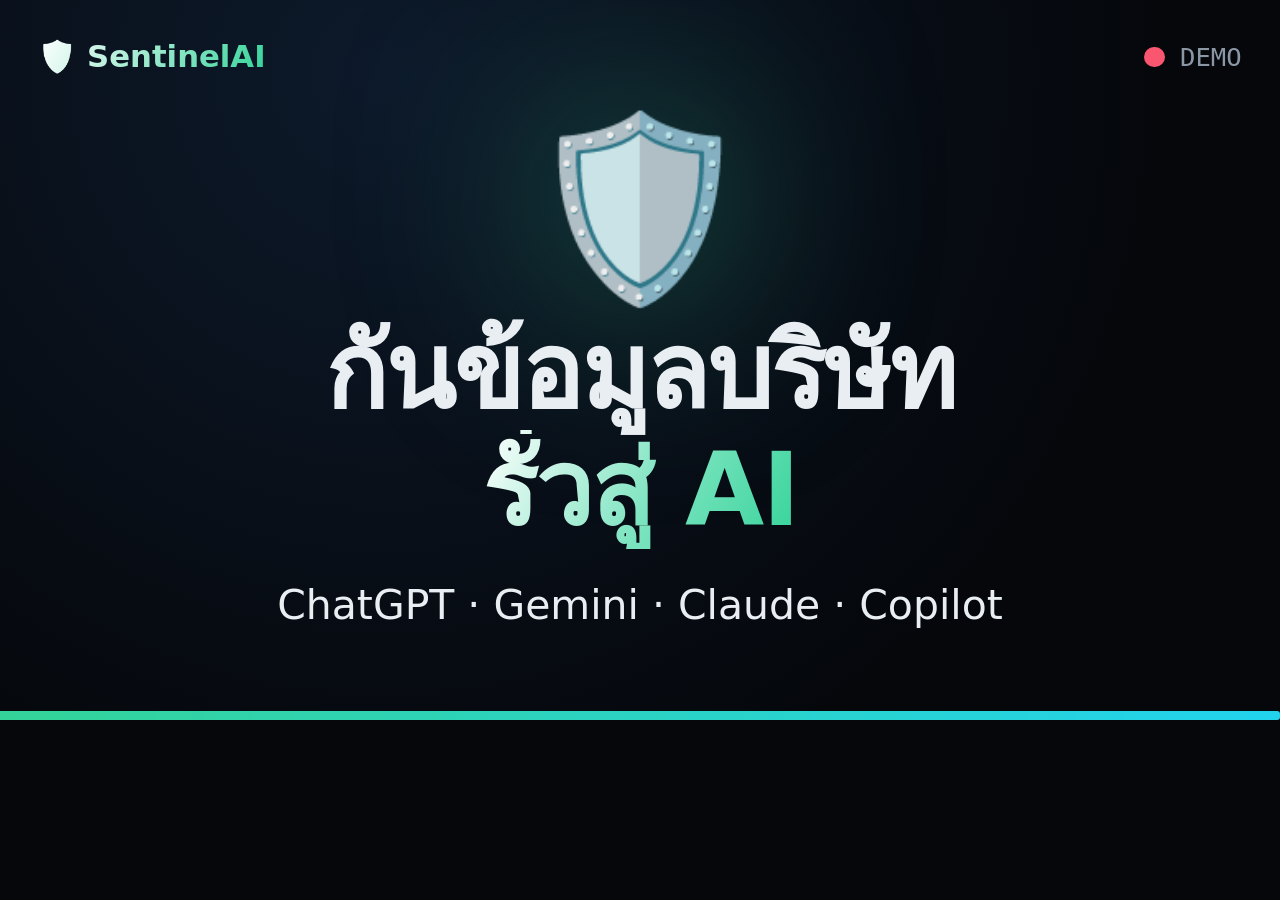
<file: dashboard/demo.html>
<!doctype html>
<html lang="th">
<head>
<meta charset="utf-8">
<meta name="viewport" content="width=device-width, initial-scale=1">
<title>SentinelAI — Demo</title>
<style>
  :root{--em:#34d399;--cy:#22d3ee;--block:#fb5670;--warn:#f59e0b;--ink:#e9eef3;--dim:#8b97a4;
    --font:"Segoe UI","Sarabun","IBM Plex Sans Thai",system-ui,"Noto Sans Thai",sans-serif;--mono:ui-monospace,Consolas,monospace;}
  *{box-sizing:border-box;margin:0;padding:0}
  html,body{overflow:hidden;background:#05070b}
  .stage{position:relative;width:100%;aspect-ratio:16/9;background:radial-gradient(circle at 30% 10%,#0d1a2b,#05070b 70%);overflow:hidden;container-type:inline-size;font-family:var(--font);color:var(--ink)}
  .hud{position:absolute;top:0;left:0;right:0;display:flex;justify-content:space-between;align-items:center;padding:3cqw;z-index:20;font-size:2.4cqw}
  .hud .brand{font-weight:800;background:linear-gradient(120deg,#fff,#34d399);-webkit-background-clip:text;background-clip:text;color:transparent}
  .hud .rec{display:flex;align-items:center;gap:1.2cqw;color:var(--dim);font-family:var(--mono);font-size:2cqw}
  .hud .rec i{width:1.6cqw;height:1.6cqw;border-radius:50%;background:var(--block);animation:blink 1.4s infinite}
  @keyframes blink{50%{opacity:.25}}
  .scene{position:absolute;inset:0;display:flex;flex-direction:column;align-items:center;justify-content:center;opacity:0;transform:scale(.985);transition:opacity .5s,transform .5s;padding:9cqw 7cqw 8cqw}
  .scene.active{opacity:1;transform:scale(1)}
  .cap{position:absolute;bottom:4.5cqw;left:0;right:0;text-align:center;font-size:2.5cqw;color:var(--dim);opacity:0;transition:opacity .5s .2s}
  .scene.active .cap{opacity:1}
  .pbar{position:absolute;bottom:0;left:0;height:.7cqw;background:linear-gradient(90deg,var(--em),var(--cy));width:0;z-index:20;border-radius:0 3px 3px 0}
  .big{font-size:8cqw;font-weight:850;text-align:center;line-height:1.15;letter-spacing:-.02em}
  .big b{background:linear-gradient(120deg,#fff,#7de4c0 55%,#34d399);-webkit-background-clip:text;background-clip:text;color:transparent}
  .tag{font-size:3.2cqw;color:var(--ink);opacity:.8;margin-top:2.5cqw;text-align:center}
  .shield{font-size:14cqw;filter:drop-shadow(0 0 8cqw rgba(52,211,153,.5));animation:pop .7s both}
  @keyframes pop{from{transform:scale(.3);opacity:0}to{transform:scale(1);opacity:1}}
  .scene.active .fade1{animation:up .6s .15s both}
  .scene.active .fade2{animation:up .6s .4s both}
  .scene.active .fade3{animation:up .6s .65s both}
  @keyframes up{from{opacity:0;transform:translateY(3cqw)}to{opacity:1;transform:none}}
  .cta{margin-top:3cqw;display:inline-block;background:var(--em);color:#04160e;font-weight:800;font-size:3cqw;padding:2cqw 5cqw;border-radius:2cqw}
  .win{width:82cqw;border-radius:2cqw;overflow:hidden;box-shadow:0 4cqw 10cqw rgba(0,0,0,.5)}
  .wbar{background:#dde3ea;display:flex;align-items:center;gap:1.6cqw;padding:1.6cqw 2cqw}
  .dots{display:flex;gap:1cqw}.dots i{width:1.8cqw;height:1.8cqw;border-radius:50%}
  .dots i:nth-child(1){background:#ff5f57}.dots i:nth-child(2){background:#febc2e}.dots i:nth-child(3){background:#28c840}
  .addr{flex:1;background:#fff;border-radius:1.2cqw;padding:1cqw 2cqw;font-size:2.1cqw;color:#3a4756;font-family:var(--mono)}
  .gpt{background:#212121;padding:3cqw}
  .gtop{font-size:2cqw;color:#9a9a9a;margin-bottom:2cqw}
  .ginput{background:#2f2f2f;border:.3cqw solid #444;border-radius:2cqw;padding:2.4cqw 3cqw;font-size:2.7cqw;color:#fff;min-height:9cqw;position:relative;transition:border-color .3s}
  .type{display:inline-block;white-space:nowrap;overflow:hidden;width:0;vertical-align:bottom;max-width:100%}
  .scene.active .type{animation:type 2.6s steps(46) .4s both}
  @keyframes type{to{width:100%}}
  .sec{background:rgba(251,86,112,.3);border-radius:.6cqw;padding:0 .8cqw}
  .banner{position:absolute;left:0;right:0;top:calc(100% + 1.4cqw);border-radius:2cqw;padding:2.4cqw 3cqw;display:flex;gap:2cqw;align-items:flex-start;font-size:2.4cqw;opacity:0;transform:translateY(2cqw)}
  .scene.active .banner{animation:pin .5s 3.3s both}
  @keyframes pin{to{opacity:1;transform:none}}
  .banner.block{background:rgba(251,86,112,.16);border:.3cqw solid rgba(251,86,112,.5);color:#ffc9d2}
  .banner .bi{font-size:4cqw;line-height:1}
  .banner b{color:#fff}
  .scene.active .ginput.hit{animation:flag .4s 3.3s both}
  @keyframes flag{to{border-color:var(--block)}}
  .shotwrap{position:relative;width:60cqw}
  .shot{background:#fff;border-radius:1.6cqw;padding:3cqw;color:#1a1a1a;font-family:var(--mono);font-size:2.5cqw;line-height:1.8;box-shadow:0 3cqw 8cqw rgba(0,0,0,.4)}
  .scan{position:absolute;left:0;right:0;height:6cqw;background:linear-gradient(180deg,rgba(52,211,153,.5),transparent);border-top:.4cqw solid var(--em);opacity:0}
  .scene.active .scan{animation:scan 1.6s .5s 1 both}
  @keyframes scan{0%{top:0;opacity:1}90%{opacity:1}100%{top:100%;opacity:0}}
  .pop{width:44cqw;margin-top:4cqw;background:#0f172a;border:.3cqw solid #24324a;border-radius:2cqw;overflow:hidden;opacity:0;transform:translateY(3cqw)}
  .scene.active .pop{animation:pin .5s 2.2s both}
  .pop .cbar{height:1cqw;background:var(--block)}
  .pop .pbd{padding:2.6cqw 3cqw}
  .pop .pb-brand{font-size:1.8cqw;letter-spacing:.1em;color:var(--em);font-weight:700}
  .pop .pb-t{font-size:3cqw;font-weight:800;margin:1cqw 0;display:flex;gap:1.4cqw;align-items:center}
  .pop .pb-m{font-size:2cqw;color:#94a3b8}
  .dash{width:78cqw;background:#0b1119;border:.25cqw solid rgba(255,255,255,.1);border-radius:2cqw;overflow:hidden}
  .dash .dh{padding:2.2cqw 3cqw;font-size:2.3cqw;color:var(--dim);border-bottom:.25cqw solid rgba(255,255,255,.08);font-weight:700}
  .drow{display:flex;justify-content:space-between;align-items:center;padding:2.2cqw 3cqw;font-size:2.4cqw;border-bottom:.2cqw solid rgba(255,255,255,.05);opacity:0}
  .scene.active .drow{animation:up .5s both}
  .scene.active .drow:nth-child(2){animation-delay:.3s}
  .scene.active .drow:nth-child(3){animation-delay:.6s}
  .scene.active .drow:nth-child(4){animation-delay:.9s}
  .pill{border-radius:1cqw;padding:.6cqw 2cqw;font-size:2cqw;font-weight:800}
  .pill.block{background:rgba(251,86,112,.16);color:var(--block)}
  .pill.warn{background:rgba(245,158,11,.16);color:var(--warn)}
  @media(prefers-reduced-motion:reduce){*{animation-duration:.01ms!important}}
</style>
</head>
<body>
  <div class="stage" id="stage">
    <div class="hud"><span class="brand">🛡️ SentinelAI</span><span class="rec"><i></i>DEMO</span></div>

    <div class="scene" id="sc-intro">
      <div class="shield">🛡️</div>
      <div class="big fade1">กันข้อมูลบริษัท<br><b>รั่วสู่ AI</b></div>
      <div class="tag fade2">ChatGPT · Gemini · Claude · Copilot</div>
    </div>

    <div class="scene" id="sc-chrome">
      <div class="win">
        <div class="wbar"><span class="dots"><i></i><i></i><i></i></span><span class="addr">🔒 chatgpt.com</span></div>
        <div class="gpt">
          <div class="gtop">ChatGPT 4o · แผนกการเงิน</div>
          <div class="ginput hit"><span class="type">ช่วยเขียนอีเมลทวงหนี้ ลูกค้าบัตร <span class="sec">4111 1111 1111 1111</span></span>
            <div class="banner block"><span class="bi">⛔</span><div><b>บล็อก: พบเลขบัตรเครดิต</b><br>ข้อมูลถูกหยุดไว้ ไม่ส่งออกไปยัง ChatGPT</div></div>
          </div>
        </div>
      </div>
      <div class="cap">🌐 ฝั่ง Chrome — ดักก่อนกดส่ง</div>
    </div>

    <div class="scene" id="sc-shot">
      <div class="shotwrap">
        <div class="shot">ACME Corp — Customer Record<br>Credit Card: 4111 1111 1111 1111<br>Expiry 12/26 · CVV 123</div>
        <div class="scan"></div>
      </div>
      <div class="pop">
        <div class="cbar"></div>
        <div class="pbd"><div class="pb-brand">🛡️ SCREENSHOT GUARD</div>
          <div class="pb-t">⛔ บล็อก: พบข้อมูลลับในรูป</div>
          <div class="pb-m">AI Vision อ่านรูป → บัตรเครดิต + CVV · ความเสี่ยง 72/100</div></div>
      </div>
      <div class="cap">💻 ฝั่งคอม — แคปหน้าจอก็ไม่รอด (AI อ่านรูปได้)</div>
    </div>

    <div class="scene" id="sc-dash">
      <div class="dash">
        <div class="dh">📊 เหตุการณ์ล่าสุด — องค์กร IMAI</div>
        <div class="drow"><span>🌐 somchai · ChatGPT · บัตรเครดิต</span><span class="pill block">block</span></div>
        <div class="drow"><span>💻 nid · คลิปบอร์ด · บัตรประชาชน</span><span class="pill block">block</span></div>
        <div class="drow"><span>🌐 arm · Gemini · กลยุทธ์ธุรกิจ</span><span class="pill warn">warn</span></div>
      </div>
      <div class="cap">📊 ทุกเหตุการณ์เข้า Dashboard อัตโนมัติ</div>
    </div>

    <div class="scene" id="sc-outro">
      <div class="big fade1"><b>ป้องกันครบ</b><br>เบราว์เซอร์ + คอม + สกรีนช็อต</div>
      <div class="tag fade2">1 เครื่อง = 1 สิทธิ์ · ไม่เก็บเนื้อหาดิบ (PDPA)</div>
      <div class="cta fade3">เริ่มที่ sentinelai.help</div>
    </div>

    <div class="pbar" id="bar"></div>
  </div>

<script>
  const scenes=[["intro",3600],["chrome",7200],["shot",6400],["dash",5000],["outro",3800]];
  const bar=document.getElementById("bar");
  let timer=null;
  function show(i){
    document.querySelectorAll(".scene").forEach(s=>s.classList.remove("active"));
    const [id,ms]=scenes[i];
    const el=document.getElementById("sc-"+id);
    void el.offsetWidth; el.classList.add("active");
    bar.style.transition="none"; bar.style.width="0%"; void bar.offsetWidth;
    bar.style.transition="width "+ms+"ms linear"; bar.style.width="100%";
    clearTimeout(timer);
    timer=setTimeout(()=>show((i+1)%scenes.length), ms);
  }
  show(0);
</script>
</body>
</html>
</file>
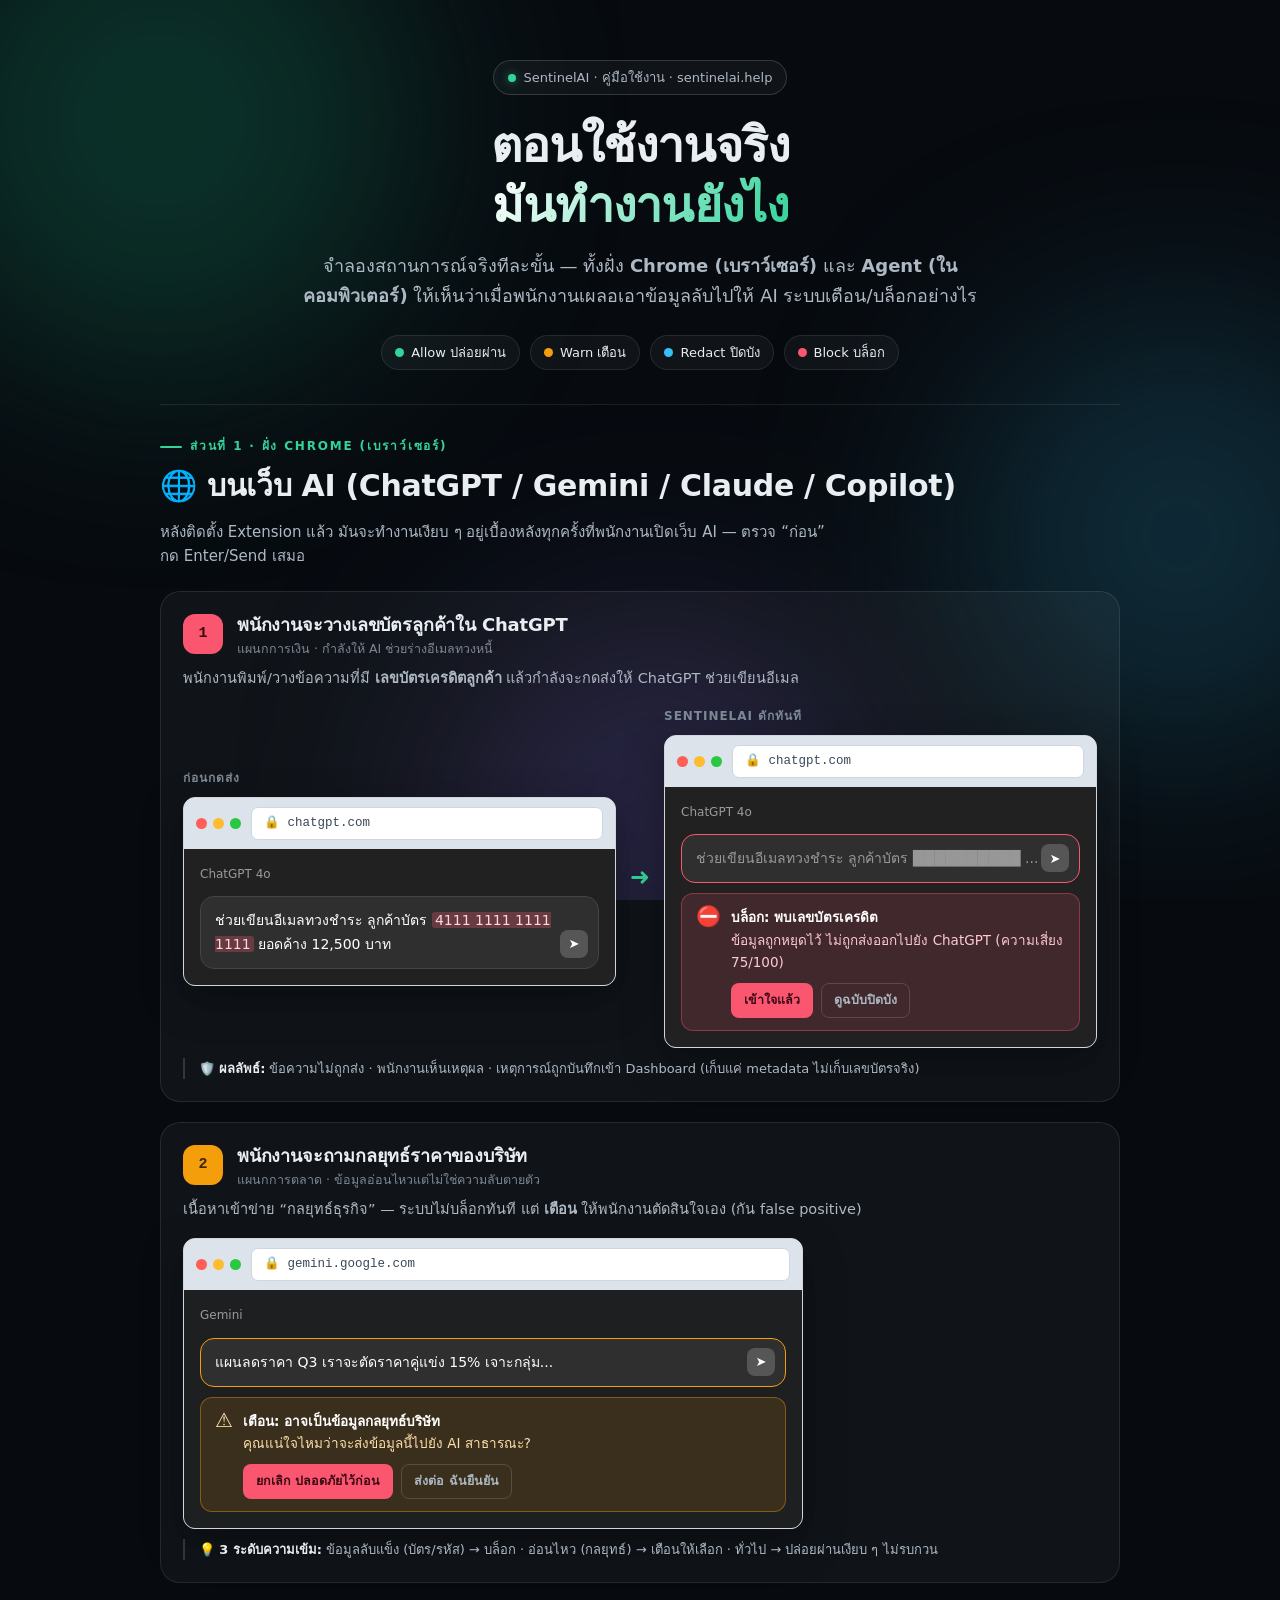
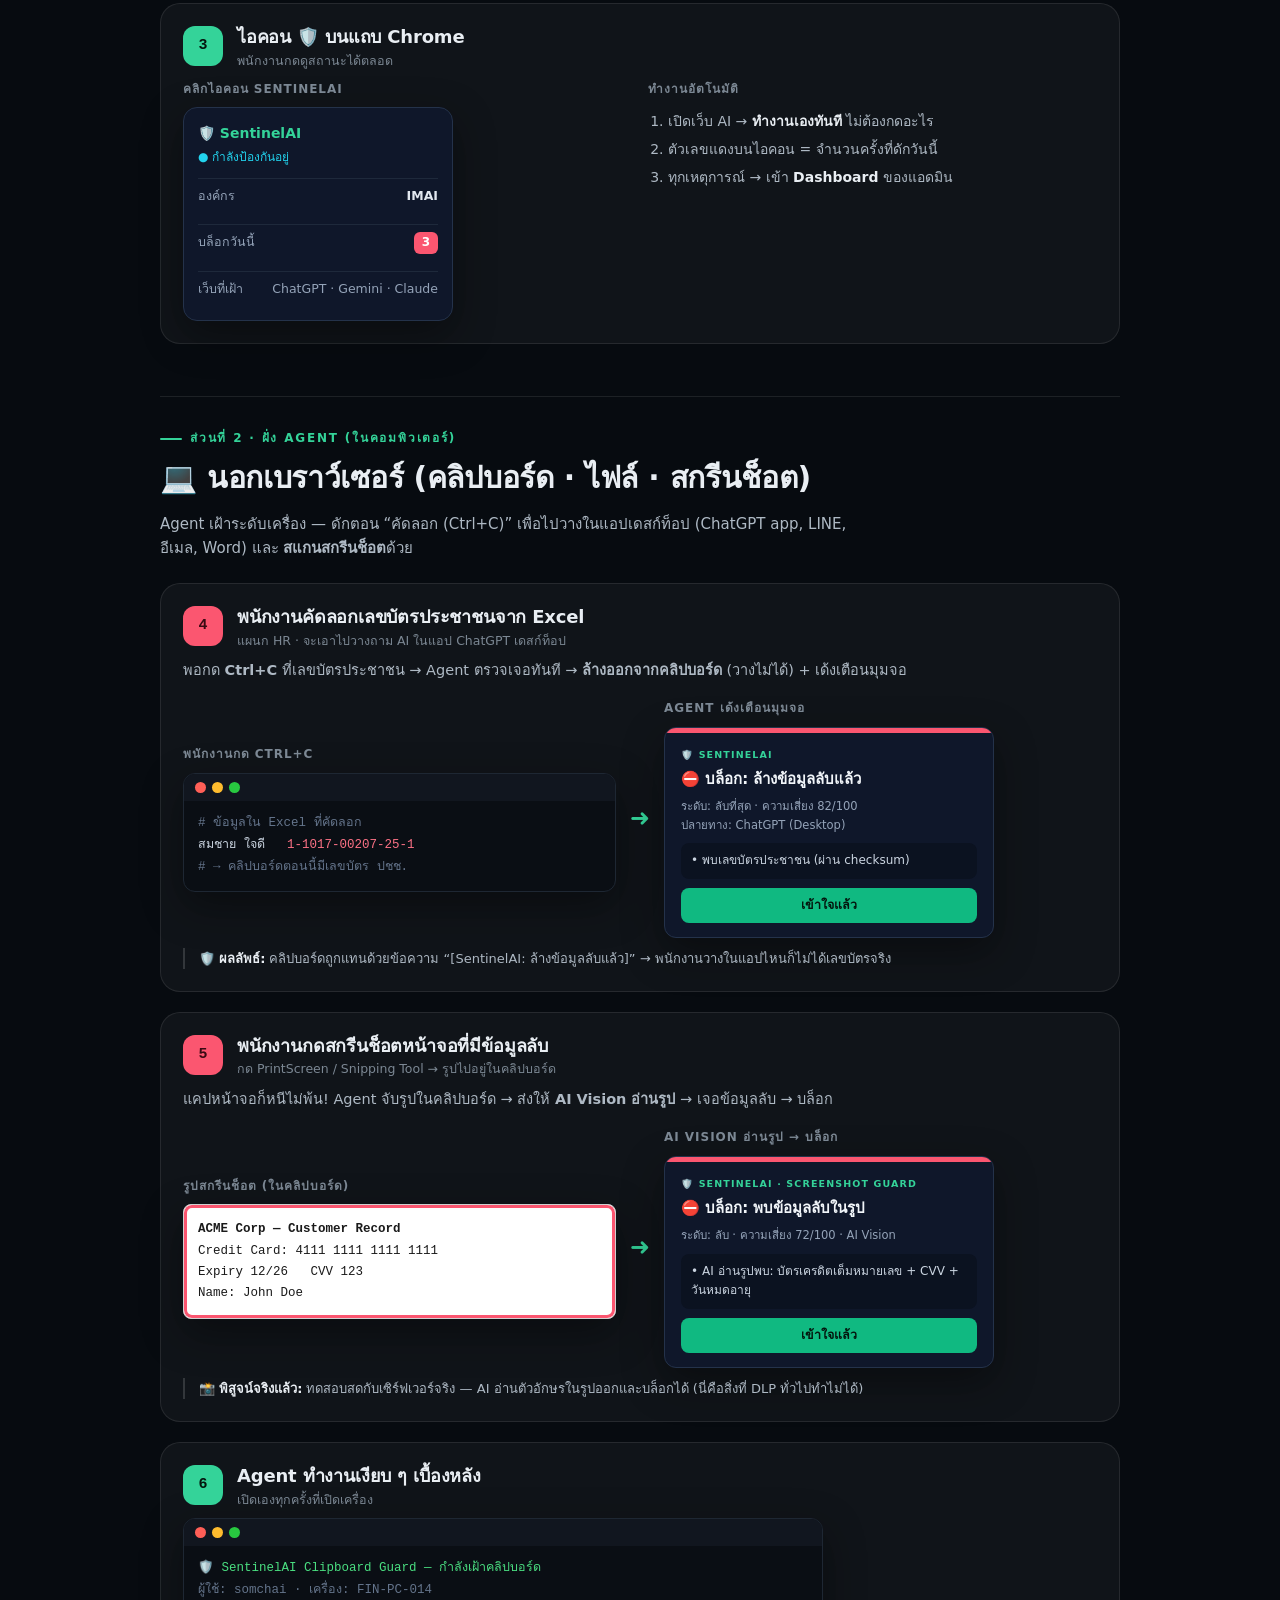
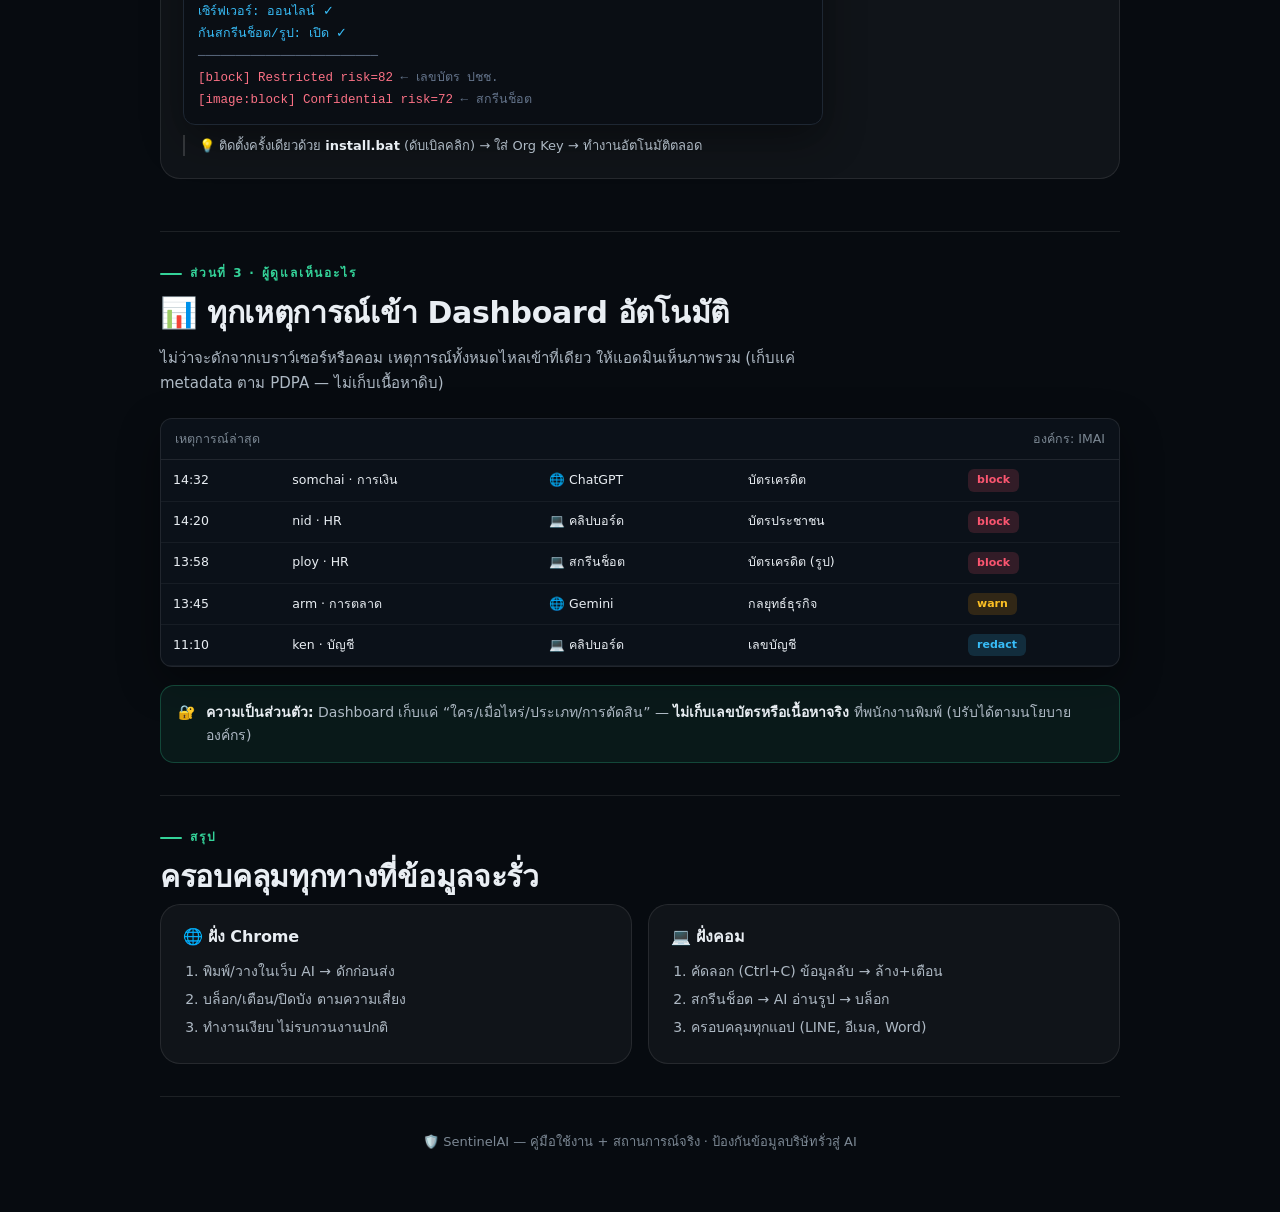
<file: dashboard/guide.html>
<!doctype html>
<html lang="th">
<head>
<meta charset="utf-8">
<meta name="viewport" content="width=device-width, initial-scale=1">
<title>SentinelAI — คู่มือใช้งาน + สถานการณ์จริง</title>
<style>
  :root{
    --bg:#070b10; --bg2:#0b1119; --panel:rgba(255,255,255,.04); --panel2:rgba(255,255,255,.06);
    --border:rgba(255,255,255,.09); --border2:rgba(255,255,255,.15);
    --ink:#e9eef3; --ink2:#aeb9c4; --dim:#7c8894;
    --em:#34d399; --cy:#22d3ee;
    --allow:#34d399; --warn:#f59e0b; --redact:#38bdf8; --block:#fb5670;
    --font:"Segoe UI","Sarabun","IBM Plex Sans Thai",system-ui,-apple-system,"Noto Sans Thai",sans-serif;
    --mono:"SFMono-Regular",ui-monospace,Consolas,monospace;
  }
  *{box-sizing:border-box}
  html{overflow-x:hidden}
  body{margin:0;background:var(--bg);color:var(--ink);font-family:var(--font);line-height:1.65;font-size:16px;overflow-x:hidden;-webkit-font-smoothing:antialiased}
  .aurora{position:fixed;inset:0;z-index:-1;overflow:hidden;pointer-events:none}
  .aurora i{position:absolute;border-radius:50%;filter:blur(95px);opacity:.45;mix-blend-mode:screen}
  .aurora i:nth-child(1){width:500px;height:500px;background:#0f5c46;top:-130px;left:-90px}
  .aurora i:nth-child(2){width:440px;height:440px;background:#164e63;top:35%;right:-120px}
  .aurora i:nth-child(3){width:420px;height:420px;background:#3b2f6e;bottom:-140px;left:35%}
  .wrap{max-width:1000px;margin:0 auto;padding:0 20px}
  section{padding:32px 0;border-top:1px solid var(--border)}
  h1,h2,h3,h4{margin:0;line-height:1.25;letter-spacing:-.01em}
  .eyebrow{font-size:12px;letter-spacing:.15em;text-transform:uppercase;color:var(--em);font-weight:700;margin-bottom:10px;display:flex;align-items:center;gap:8px}
  .eyebrow::before{content:"";width:22px;height:2px;background:var(--em);border-radius:2px}
  h2{font-size:clamp(22px,3.4vw,30px);font-weight:800;margin-bottom:8px}
  .sub{color:var(--ink2);font-size:15px;margin-bottom:22px;max-width:72ch}

  /* hero */
  .hero{padding:60px 0 34px;text-align:center}
  .badge{display:inline-flex;align-items:center;gap:8px;padding:6px 14px;border:1px solid var(--border2);border-radius:999px;background:var(--panel);font-size:13px;color:var(--ink2);margin-bottom:20px}
  .badge .dot{width:8px;height:8px;border-radius:50%;background:var(--em);box-shadow:0 0 10px rgba(52,211,153,.5)}
  .hero h1{font-size:clamp(28px,5.5vw,48px);font-weight:850;letter-spacing:-.02em}
  .hero h1 b{background:linear-gradient(120deg,#fff,#7de4c0 60%,#34d399);-webkit-background-clip:text;background-clip:text;color:transparent}
  .hero p{color:var(--ink2);font-size:clamp(15px,2vw,18px);max-width:60ch;margin:16px auto 0}

  .legend{display:flex;gap:10px;flex-wrap:wrap;justify-content:center;margin-top:24px}
  .lg{display:inline-flex;align-items:center;gap:7px;font-size:13px;background:var(--panel);border:1px solid var(--border);border-radius:999px;padding:6px 13px}
  .lg b{width:9px;height:9px;border-radius:50%}

  /* scenario card */
  .scn{background:var(--panel);border:1px solid var(--border);border-radius:20px;padding:22px;margin-bottom:20px}
  .scn-h{display:flex;gap:14px;align-items:flex-start;margin-bottom:8px}
  .scn-n{flex:none;width:40px;height:40px;border-radius:12px;display:grid;place-items:center;font-weight:800;font-family:var(--mono);font-size:15px}
  .scn-h h3{font-size:18px;font-weight:750}
  .scn-h .who{font-size:12.5px;color:var(--dim);margin-top:2px}
  .scn-desc{color:var(--ink2);font-size:14.5px;margin:4px 0 16px}
  .flow{display:grid;grid-template-columns:1fr auto 1fr;gap:14px;align-items:center}
  .arrow{color:var(--em);font-size:24px;text-align:center}
  .step-lbl{font-size:12px;color:var(--dim);text-transform:uppercase;letter-spacing:.08em;margin-bottom:8px;font-weight:700}
  .annot{font-size:13px;color:var(--ink2);margin-top:10px;padding-left:14px;border-left:2px solid var(--border2)}
  .annot b{color:var(--ink)}

  /* ---- Mockups ---- */
  .mk{border-radius:12px;overflow:hidden;max-width:100%;box-shadow:0 14px 40px rgba(0,0,0,.4)}
  /* browser */
  .brow{background:#e9edf2;border:1px solid #cfd6de}
  .brow-bar{display:flex;align-items:center;gap:10px;padding:9px 12px;background:#dde3ea}
  .dots{display:flex;gap:6px}.dots i{width:11px;height:11px;border-radius:50%;display:block}
  .dots i:nth-child(1){background:#ff5f57}.dots i:nth-child(2){background:#febc2e}.dots i:nth-child(3){background:#28c840}
  .addr{flex:1;background:#fff;border-radius:7px;padding:5px 12px;font-size:12.5px;color:#3a4756;font-family:var(--mono);display:flex;align-items:center;gap:6px;border:1px solid #cfd6de}
  /* chatgpt inside */
  .gpt{background:#212121;padding:16px;color:#ececec}
  .gpt-top{font-size:12px;color:#9a9a9a;margin-bottom:12px}
  .gpt-input{background:#2f2f2f;border:1px solid #444;border-radius:14px;padding:12px 14px;font-size:14px;color:#ececec;position:relative}
  .gpt-input .send{position:absolute;right:10px;bottom:10px;width:28px;height:28px;border-radius:8px;background:#565656;display:grid;place-items:center;color:#fff;font-size:13px}
  .typed{color:#fff}.secret{background:rgba(251,86,112,.28);border-radius:3px;padding:0 3px;color:#ffd7dd}
  /* intercept banner */
  .intercept{margin-top:10px;border-radius:12px;padding:12px 14px;display:flex;gap:10px;align-items:flex-start;font-size:13.5px;border:1px solid}
  .intercept .ic{font-size:20px;line-height:1}
  .i-block{background:rgba(251,86,112,.14);border-color:rgba(251,86,112,.4);color:#ffc9d2}
  .i-warn{background:rgba(245,158,11,.13);border-color:rgba(245,158,11,.4);color:#ffe0ab}
  .intercept b{color:#fff}
  .i-btns{display:flex;gap:8px;margin-top:10px;flex-wrap:wrap}
  .i-btn{font-size:12.5px;border-radius:8px;padding:6px 12px;font-weight:600;border:1px solid transparent}
  .i-btn.stop{background:#fb5670;color:#3a0a13}.i-btn.keep{background:transparent;border-color:var(--border2);color:var(--ink2)}
  /* extension popup */
  .extpop{width:270px;background:#0f172a;border:1px solid #24324a;border-radius:14px;padding:14px;color:#e2e8f0}
  .extpop .hd{display:flex;align-items:center;gap:8px;font-weight:700;font-size:14px;color:#34d399}
  .extpop .st{margin-top:10px;font-size:12.5px;color:#94a3b8;display:flex;justify-content:space-between;padding:7px 0;border-top:1px solid #1e293b}
  .cnt{background:#fb5670;color:#fff;border-radius:6px;padding:1px 8px;font-weight:700;font-size:12px}
  /* agent toast */
  .agentpop{width:330px;background:#0f172a;border:1px solid #24324a;border-radius:12px;overflow:hidden}
  .agentpop .cbar{height:5px}
  .agentpop .bd{padding:14px 16px;color:#f1f5f9}
  .agentpop .brand{font-size:9.5px;letter-spacing:.12em;color:#34d399;font-weight:700}
  .agentpop .ttl{font-size:15px;font-weight:800;margin:4px 0 6px;display:flex;gap:8px;align-items:center}
  .agentpop .meta{font-size:11.5px;color:#94a3b8;line-height:1.6}
  .agentpop .rsn{background:#0b1220;border-radius:8px;padding:8px 10px;font-size:12px;color:#cbd5e1;margin:9px 0}
  .agentpop .ok{background:#10b981;color:#04160e;text-align:center;border-radius:8px;padding:7px;font-weight:700;font-size:12.5px}
  /* screenshot thumb */
  .shot{background:#fff;border-radius:8px;padding:14px;color:#1a1a1a;font-family:var(--mono);font-size:12.5px;line-height:1.7;position:relative;border:1px solid #d0d0d0}
  .shot .flash{position:absolute;inset:0;border:3px solid #fb5670;border-radius:8px;box-shadow:0 0 0 4px rgba(251,86,112,.2)}
  /* terminal */
  .term{background:#0a0e14;border:1px solid #1e2733;border-radius:12px;overflow:hidden;font-family:var(--mono);font-size:12.5px}
  .term .tb{display:flex;gap:6px;padding:8px 11px;background:#11161f}
  .term .tbd{padding:12px 14px;color:#cbd5e1;line-height:1.75;overflow-x:auto}
  .g{color:#4ade80}.c{color:#38bdf8}.d{color:#64748b}.r{color:#fb7185}.y{color:#fbbf24}
  /* dashboard row */
  .dash{background:var(--bg2);border:1px solid var(--border);border-radius:12px;overflow:hidden}
  .dash .dh{padding:10px 14px;font-size:12.5px;color:var(--dim);border-bottom:1px solid var(--border);display:flex;justify-content:space-between}
  .dtable{width:100%;border-collapse:collapse;font-size:12.5px}
  .dtable td{padding:9px 12px;border-bottom:1px solid rgba(255,255,255,.05)}
  .pill{display:inline-block;border-radius:6px;padding:2px 9px;font-size:11px;font-weight:700}
  .p-block{background:rgba(251,86,112,.16);color:#fb5670}.p-redact{background:rgba(56,189,248,.16);color:#38bdf8}.p-warn{background:rgba(245,158,11,.16);color:#fbbf24}

  .cols{display:grid;grid-template-columns:1fr 1fr;gap:16px}
  .note{background:rgba(52,211,153,.07);border:1px solid rgba(52,211,153,.25);border-radius:14px;padding:15px 17px;font-size:14px;color:var(--ink2);display:flex;gap:11px}
  .note b{color:var(--ink)}
  ol.steps{margin:0;padding-left:20px;color:var(--ink2);font-size:14px;line-height:2}
  ol.steps b{color:var(--ink)}
  footer{padding:34px 0 60px;text-align:center;color:var(--dim);font-size:13px;border-top:1px solid var(--border)}
  @media(max-width:820px){.flow{grid-template-columns:1fr}.arrow{transform:rotate(90deg)}.cols{grid-template-columns:1fr}}
  @media(prefers-reduced-motion:reduce){*{animation:none!important;transition:none!important}}
</style>
</head>
<body>

<div class="aurora"><i></i><i></i><i></i></div>
<div class="wrap">

  <header class="hero">
    <div class="badge"><span class="dot"></span> SentinelAI · คู่มือใช้งาน · sentinelai.help</div>
    <h1>ตอนใช้งานจริง<br><b>มันทำงานยังไง</b></h1>
    <p>จำลองสถานการณ์จริงทีละขั้น — ทั้งฝั่ง <b>Chrome (เบราว์เซอร์)</b> และ <b>Agent (ในคอมพิวเตอร์)</b> ให้เห็นว่าเมื่อพนักงานเผลอเอาข้อมูลลับไปให้ AI ระบบเตือน/บล็อกอย่างไร</p>
    <div class="legend">
      <span class="lg"><b style="background:var(--allow)"></b> Allow ปล่อยผ่าน</span>
      <span class="lg"><b style="background:var(--warn)"></b> Warn เตือน</span>
      <span class="lg"><b style="background:var(--redact)"></b> Redact ปิดบัง</span>
      <span class="lg"><b style="background:var(--block)"></b> Block บล็อก</span>
    </div>
  </header>

  <!-- ============ ฝั่ง CHROME ============ -->
  <section>
    <div class="eyebrow">ส่วนที่ 1 · ฝั่ง Chrome (เบราว์เซอร์)</div>
    <h2>🌐 บนเว็บ AI (ChatGPT / Gemini / Claude / Copilot)</h2>
    <p class="sub">หลังติดตั้ง Extension แล้ว มันจะทำงานเงียบ ๆ อยู่เบื้องหลังทุกครั้งที่พนักงานเปิดเว็บ AI — ตรวจ “ก่อน” กด Enter/Send เสมอ</p>

    <!-- Scenario 1: block credit card -->
    <div class="scn">
      <div class="scn-h">
        <div class="scn-n" style="background:var(--block);color:#3a0a13">1</div>
        <div><h3>พนักงานจะวางเลขบัตรลูกค้าใน ChatGPT</h3>
        <div class="who">แผนกการเงิน · กำลังให้ AI ช่วยร่างอีเมลทวงหนี้</div></div>
      </div>
      <div class="scn-desc">พนักงานพิมพ์/วางข้อความที่มี <b>เลขบัตรเครดิตลูกค้า</b> แล้วกำลังจะกดส่งให้ ChatGPT ช่วยเขียนอีเมล</div>
      <div class="flow">
        <div>
          <div class="step-lbl">ก่อนกดส่ง</div>
          <div class="mk brow">
            <div class="brow-bar"><span class="dots"><i></i><i></i><i></i></span><span class="addr">🔒 chatgpt.com</span></div>
            <div class="gpt">
              <div class="gpt-top">ChatGPT 4o</div>
              <div class="gpt-input"><span class="typed">ช่วยเขียนอีเมลทวงชำระ ลูกค้าบัตร <span class="secret">4111 1111 1111 1111</span> ยอดค้าง 12,500 บาท</span><span class="send">➤</span></div>
            </div>
          </div>
        </div>
        <div class="arrow">➜</div>
        <div>
          <div class="step-lbl">SentinelAI ดักทันที</div>
          <div class="mk brow">
            <div class="brow-bar"><span class="dots"><i></i><i></i><i></i></span><span class="addr">🔒 chatgpt.com</span></div>
            <div class="gpt">
              <div class="gpt-top">ChatGPT 4o</div>
              <div class="gpt-input" style="border-color:#fb5670"><span class="typed" style="opacity:.5">ช่วยเขียนอีเมลทวงชำระ ลูกค้าบัตร ██████████ ...</span><span class="send">➤</span></div>
              <div class="intercept i-block"><span class="ic">⛔</span><div><b>บล็อก: พบเลขบัตรเครดิต</b><br>ข้อมูลถูกหยุดไว้ ไม่ถูกส่งออกไปยัง ChatGPT (ความเสี่ยง 75/100)
                <div class="i-btns"><span class="i-btn stop">เข้าใจแล้ว</span><span class="i-btn keep">ดูฉบับปิดบัง</span></div></div></div>
            </div>
          </div>
        </div>
      </div>
      <div class="annot">🛡️ <b>ผลลัพธ์:</b> ข้อความไม่ถูกส่ง · พนักงานเห็นเหตุผล · เหตุการณ์ถูกบันทึกเข้า Dashboard (เก็บแค่ metadata ไม่เก็บเลขบัตรจริง)</div>
    </div>

    <!-- Scenario 2: warn strategy -->
    <div class="scn">
      <div class="scn-h">
        <div class="scn-n" style="background:var(--warn);color:#3a2708">2</div>
        <div><h3>พนักงานจะถามกลยุทธ์ราคาของบริษัท</h3>
        <div class="who">แผนกการตลาด · ข้อมูลอ่อนไหวแต่ไม่ใช่ความลับตายตัว</div></div>
      </div>
      <div class="scn-desc">เนื้อหาเข้าข่าย “กลยุทธ์ธุรกิจ” — ระบบไม่บล็อกทันที แต่ <b>เตือน</b> ให้พนักงานตัดสินใจเอง (กัน false positive)</div>
      <div class="mk brow" style="max-width:620px">
        <div class="brow-bar"><span class="dots"><i></i><i></i><i></i></span><span class="addr">🔒 gemini.google.com</span></div>
        <div class="gpt" style="background:#1e1f20">
          <div class="gpt-top">Gemini</div>
          <div class="gpt-input" style="border-color:#f59e0b"><span class="typed">แผนลดราคา Q3 เราจะตัดราคาคู่แข่ง 15% เจาะกลุ่ม...</span><span class="send">➤</span></div>
          <div class="intercept i-warn"><span class="ic">⚠️</span><div><b>เตือน: อาจเป็นข้อมูลกลยุทธ์บริษัท</b><br>คุณแน่ใจไหมว่าจะส่งข้อมูลนี้ไปยัง AI สาธารณะ?
            <div class="i-btns"><span class="i-btn stop">ยกเลิก ปลอดภัยไว้ก่อน</span><span class="i-btn keep">ส่งต่อ ฉันยืนยัน</span></div></div></div>
        </div>
      </div>
      <div class="annot">💡 <b>3 ระดับความเข้ม:</b> ข้อมูลลับแข็ง (บัตร/รหัส) → บล็อก · อ่อนไหว (กลยุทธ์) → เตือนให้เลือก · ทั่วไป → ปล่อยผ่านเงียบ ๆ ไม่รบกวน</div>
    </div>

    <!-- extension popup -->
    <div class="scn">
      <div class="scn-h">
        <div class="scn-n" style="background:var(--em);color:#04160e">3</div>
        <div><h3>ไอคอน 🛡️ บนแถบ Chrome</h3><div class="who">พนักงานกดดูสถานะได้ตลอด</div></div>
      </div>
      <div class="cols">
        <div>
          <div class="step-lbl">คลิกไอคอน SentinelAI</div>
          <div class="mk extpop">
            <div class="hd">🛡️ SentinelAI</div>
            <div style="font-size:12px;color:#22d3ee;margin-top:3px">● กำลังป้องกันอยู่</div>
            <div class="st"><span>องค์กร</span><b style="color:#e2e8f0">IMAI</b></div>
            <div class="st"><span>บล็อกวันนี้</span><span class="cnt">3</span></div>
            <div class="st"><span>เว็บที่เฝ้า</span><span>ChatGPT · Gemini · Claude</span></div>
          </div>
        </div>
        <div>
          <div class="step-lbl">ทำงานอัตโนมัติ</div>
          <ol class="steps">
            <li>เปิดเว็บ AI → <b>ทำงานเองทันที</b> ไม่ต้องกดอะไร</li>
            <li>ตัวเลขแดงบนไอคอน = จำนวนครั้งที่ดักวันนี้</li>
            <li>ทุกเหตุการณ์ → เข้า <b>Dashboard</b> ของแอดมิน</li>
          </ol>
        </div>
      </div>
    </div>
  </section>

  <!-- ============ ฝั่งคอม ============ -->
  <section>
    <div class="eyebrow">ส่วนที่ 2 · ฝั่ง Agent (ในคอมพิวเตอร์)</div>
    <h2>💻 นอกเบราว์เซอร์ (คลิปบอร์ด · ไฟล์ · สกรีนช็อต)</h2>
    <p class="sub">Agent เฝ้าระดับเครื่อง — ดักตอน “คัดลอก (Ctrl+C)” เพื่อไปวางในแอปเดสก์ท็อป (ChatGPT app, LINE, อีเมล, Word) และ <b>สแกนสกรีนช็อต</b>ด้วย</p>

    <!-- Scenario 4: clipboard thai id -->
    <div class="scn">
      <div class="scn-h">
        <div class="scn-n" style="background:var(--block);color:#3a0a13">4</div>
        <div><h3>พนักงานคัดลอกเลขบัตรประชาชนจาก Excel</h3>
        <div class="who">แผนก HR · จะเอาไปวางถาม AI ในแอป ChatGPT เดสก์ท็อป</div></div>
      </div>
      <div class="scn-desc">พอกด <b>Ctrl+C</b> ที่เลขบัตรประชาชน → Agent ตรวจเจอทันที → <b>ล้างออกจากคลิปบอร์ด</b> (วางไม่ได้) + เด้งเตือนมุมจอ</div>
      <div class="flow">
        <div>
          <div class="step-lbl">พนักงานกด Ctrl+C</div>
          <div class="mk term">
            <div class="tb"><span class="dots"><i></i><i></i><i></i></span></div>
            <div class="tbd"><span class="d"># ข้อมูลใน Excel ที่คัดลอก</span><br>สมชาย ใจดี &nbsp; <span class="r">1-1017-00207-25-1</span><br><span class="d"># → คลิปบอร์ดตอนนี้มีเลขบัตร ปชช.</span></div>
          </div>
        </div>
        <div class="arrow">➜</div>
        <div>
          <div class="step-lbl">Agent เด้งเตือนมุมจอ</div>
          <div class="mk agentpop">
            <div class="cbar" style="background:#fb5670"></div>
            <div class="bd">
              <div class="brand">🛡️ SENTINELAI</div>
              <div class="ttl">⛔ บล็อก: ล้างข้อมูลลับแล้ว</div>
              <div class="meta">ระดับ: ลับที่สุด · ความเสี่ยง 82/100<br>ปลายทาง: ChatGPT (Desktop)</div>
              <div class="rsn">• พบเลขบัตรประชาชน (ผ่าน checksum)</div>
              <div class="ok">เข้าใจแล้ว</div>
            </div>
          </div>
        </div>
      </div>
      <div class="annot">🛡️ <b>ผลลัพธ์:</b> คลิปบอร์ดถูกแทนด้วยข้อความ “[SentinelAI: ล้างข้อมูลลับแล้ว]” → พนักงานวางในแอปไหนก็ไม่ได้เลขบัตรจริง</div>
    </div>

    <!-- Scenario 5: screenshot -->
    <div class="scn">
      <div class="scn-h">
        <div class="scn-n" style="background:var(--block);color:#3a0a13">5</div>
        <div><h3>พนักงานกดสกรีนช็อตหน้าจอที่มีข้อมูลลับ</h3>
        <div class="who">กด PrintScreen / Snipping Tool → รูปไปอยู่ในคลิปบอร์ด</div></div>
      </div>
      <div class="scn-desc">แคปหน้าจอก็หนีไม่พ้น! Agent จับรูปในคลิปบอร์ด → ส่งให้ <b>AI Vision อ่านรูป</b> → เจอข้อมูลลับ → บล็อก</div>
      <div class="flow">
        <div>
          <div class="step-lbl">รูปสกรีนช็อต (ในคลิปบอร์ด)</div>
          <div class="mk shot">
            <div class="flash"></div>
            <b>ACME Corp — Customer Record</b><br>
            Credit Card: 4111 1111 1111 1111<br>
            Expiry 12/26 &nbsp; CVV 123<br>
            Name: John Doe
          </div>
        </div>
        <div class="arrow">➜</div>
        <div>
          <div class="step-lbl">AI Vision อ่านรูป → บล็อก</div>
          <div class="mk agentpop">
            <div class="cbar" style="background:#fb5670"></div>
            <div class="bd">
              <div class="brand">🛡️ SENTINELAI · SCREENSHOT GUARD</div>
              <div class="ttl">⛔ บล็อก: พบข้อมูลลับในรูป</div>
              <div class="meta">ระดับ: ลับ · ความเสี่ยง 72/100 · AI Vision</div>
              <div class="rsn">• AI อ่านรูปพบ: บัตรเครดิตเต็มหมายเลข + CVV + วันหมดอายุ</div>
              <div class="ok">เข้าใจแล้ว</div>
            </div>
          </div>
        </div>
      </div>
      <div class="annot">📸 <b>พิสูจน์จริงแล้ว:</b> ทดสอบสดกับเซิร์ฟเวอร์จริง — AI อ่านตัวอักษรในรูปออกและบล็อกได้ (นี่คือสิ่งที่ DLP ทั่วไปทำไม่ได้)</div>
    </div>

    <!-- terminal running -->
    <div class="scn">
      <div class="scn-h">
        <div class="scn-n" style="background:var(--em);color:#04160e">6</div>
        <div><h3>Agent ทำงานเงียบ ๆ เบื้องหลัง</h3><div class="who">เปิดเองทุกครั้งที่เปิดเครื่อง</div></div>
      </div>
      <div class="mk term" style="max-width:640px">
        <div class="tb"><span class="dots"><i></i><i></i><i></i></span></div>
        <div class="tbd">
          <span class="g">🛡️  SentinelAI Clipboard Guard — กำลังเฝ้าคลิปบอร์ด</span><br>
          <span class="d">   ผู้ใช้: somchai · เครื่อง: FIN-PC-014</span><br>
          <span class="c">   เซิร์ฟเวอร์: ออนไลน์ ✓</span><br>
          <span class="c">   กันสกรีนช็อต/รูป: เปิด ✓</span><br>
          <span class="d">   ────────────────────────</span><br>
          <span class="r">   [block] Restricted risk=82</span> <span class="d">← เลขบัตร ปชช.</span><br>
          <span class="r">   [image:block] Confidential risk=72</span> <span class="d">← สกรีนช็อต</span>
        </div>
      </div>
      <div class="annot">💡 ติดตั้งครั้งเดียวด้วย <b>install.bat</b> (ดับเบิลคลิก) → ใส่ Org Key → ทำงานอัตโนมัติตลอด</div>
    </div>
  </section>

  <!-- ============ Dashboard ============ -->
  <section>
    <div class="eyebrow">ส่วนที่ 3 · ผู้ดูแลเห็นอะไร</div>
    <h2>📊 ทุกเหตุการณ์เข้า Dashboard อัตโนมัติ</h2>
    <p class="sub">ไม่ว่าจะดักจากเบราว์เซอร์หรือคอม เหตุการณ์ทั้งหมดไหลเข้าที่เดียว ให้แอดมินเห็นภาพรวม (เก็บแค่ metadata ตาม PDPA — ไม่เก็บเนื้อหาดิบ)</p>
    <div class="mk dash">
      <div class="dh"><span>เหตุการณ์ล่าสุด</span><span>องค์กร: IMAI</span></div>
      <table class="dtable">
        <tr><td>14:32</td><td>somchai · การเงิน</td><td>🌐 ChatGPT</td><td>บัตรเครดิต</td><td><span class="pill p-block">block</span></td></tr>
        <tr><td>14:20</td><td>nid · HR</td><td>💻 คลิปบอร์ด</td><td>บัตรประชาชน</td><td><span class="pill p-block">block</span></td></tr>
        <tr><td>13:58</td><td>ploy · HR</td><td>💻 สกรีนช็อต</td><td>บัตรเครดิต (รูป)</td><td><span class="pill p-block">block</span></td></tr>
        <tr><td>13:45</td><td>arm · การตลาด</td><td>🌐 Gemini</td><td>กลยุทธ์ธุรกิจ</td><td><span class="pill p-warn">warn</span></td></tr>
        <tr><td>11:10</td><td>ken · บัญชี</td><td>💻 คลิปบอร์ด</td><td>เลขบัญชี</td><td><span class="pill p-redact">redact</span></td></tr>
      </table>
    </div>
    <div class="note" style="margin-top:18px">🔐 <div><b>ความเป็นส่วนตัว:</b> Dashboard เก็บแค่ “ใคร/เมื่อไหร่/ประเภท/การตัดสิน” — <b>ไม่เก็บเลขบัตรหรือเนื้อหาจริง</b> ที่พนักงานพิมพ์ (ปรับได้ตามนโยบายองค์กร)</div></div>
  </section>

  <!-- summary -->
  <section>
    <div class="eyebrow">สรุป</div>
    <h2>ครอบคลุมทุกทางที่ข้อมูลจะรั่ว</h2>
    <div class="cols">
      <div class="scn" style="margin:0">
        <h3 style="font-size:16px;margin-bottom:10px">🌐 ฝั่ง Chrome</h3>
        <ol class="steps"><li>พิมพ์/วางในเว็บ AI → ดักก่อนส่ง</li><li>บล็อก/เตือน/ปิดบัง ตามความเสี่ยง</li><li>ทำงานเงียบ ไม่รบกวนงานปกติ</li></ol>
      </div>
      <div class="scn" style="margin:0">
        <h3 style="font-size:16px;margin-bottom:10px">💻 ฝั่งคอม</h3>
        <ol class="steps"><li>คัดลอก (Ctrl+C) ข้อมูลลับ → ล้าง+เตือน</li><li>สกรีนช็อต → AI อ่านรูป → บล็อก</li><li>ครอบคลุมทุกแอป (LINE, อีเมล, Word)</li></ol>
      </div>
    </div>
  </section>

  <footer>🛡️ SentinelAI — คู่มือใช้งาน + สถานการณ์จริง · ป้องกันข้อมูลบริษัทรั่วสู่ AI</footer>
</div>

</body>
</html>
</file>
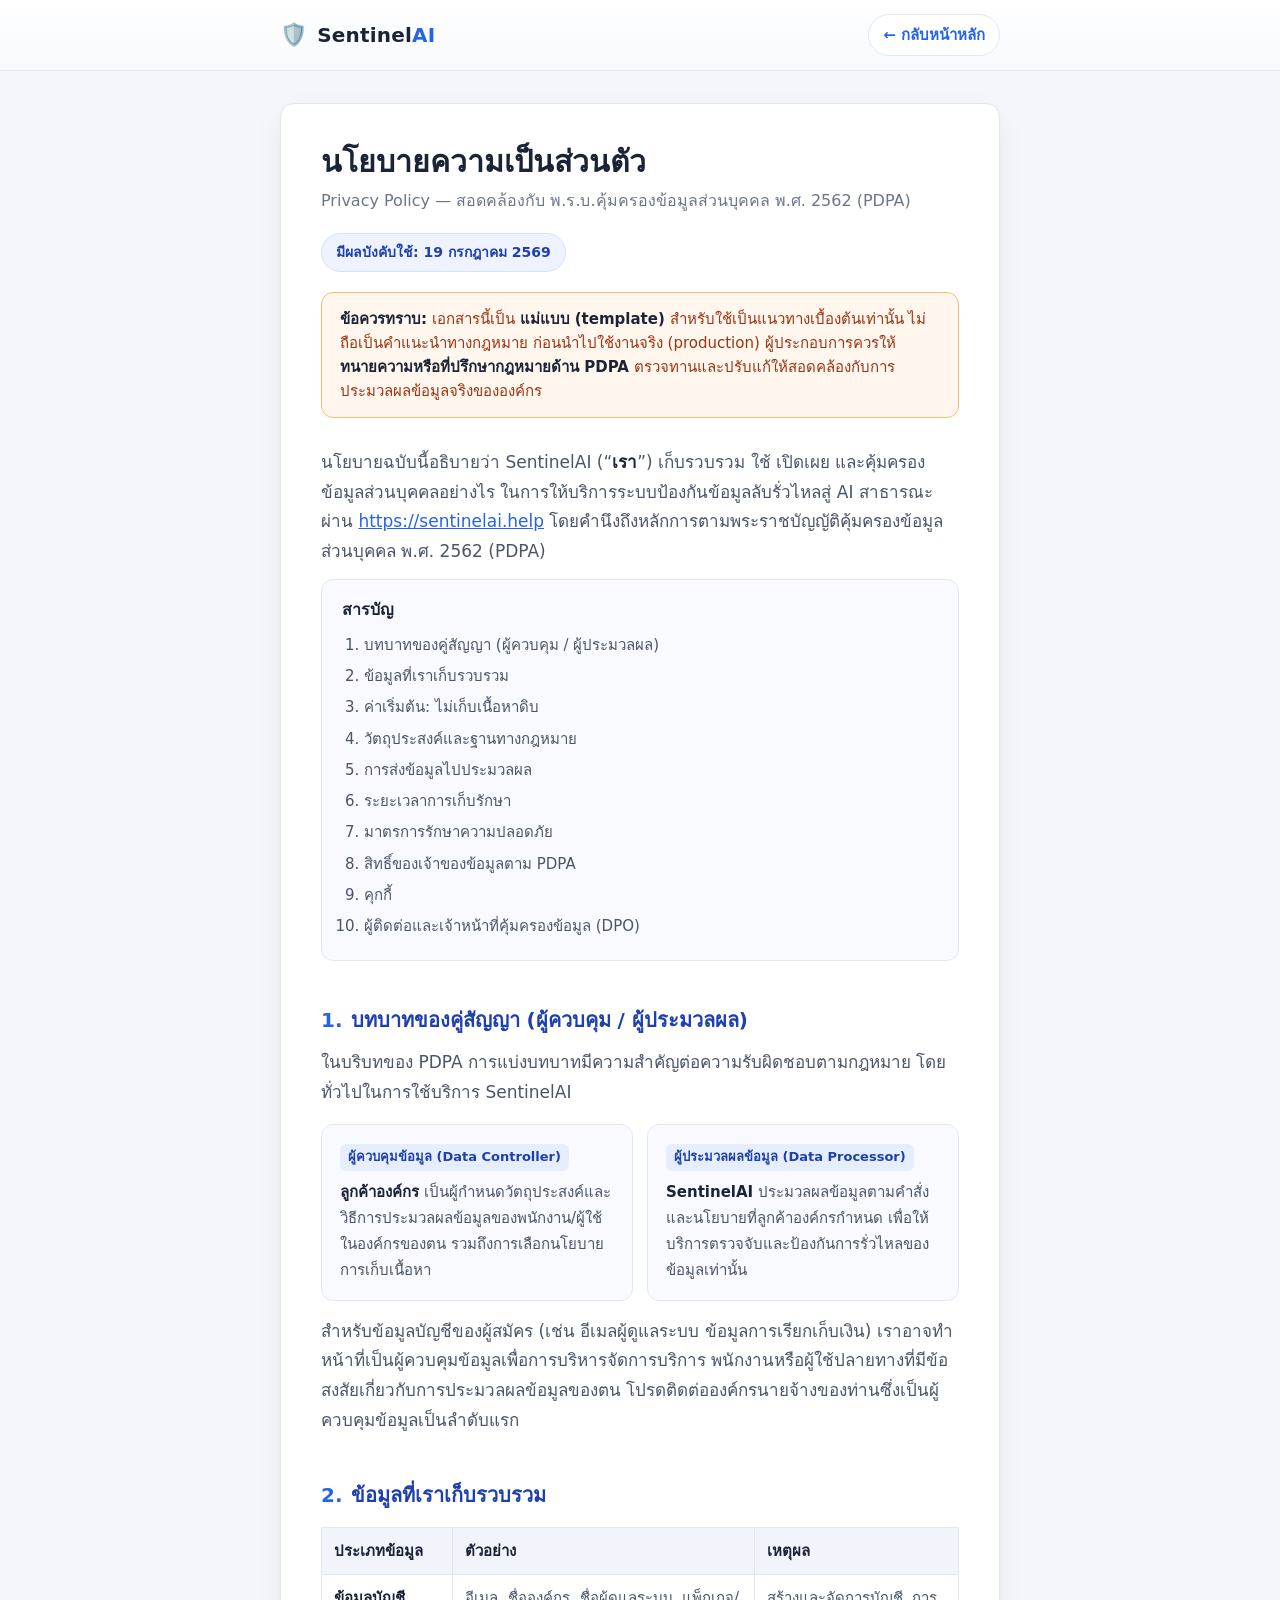
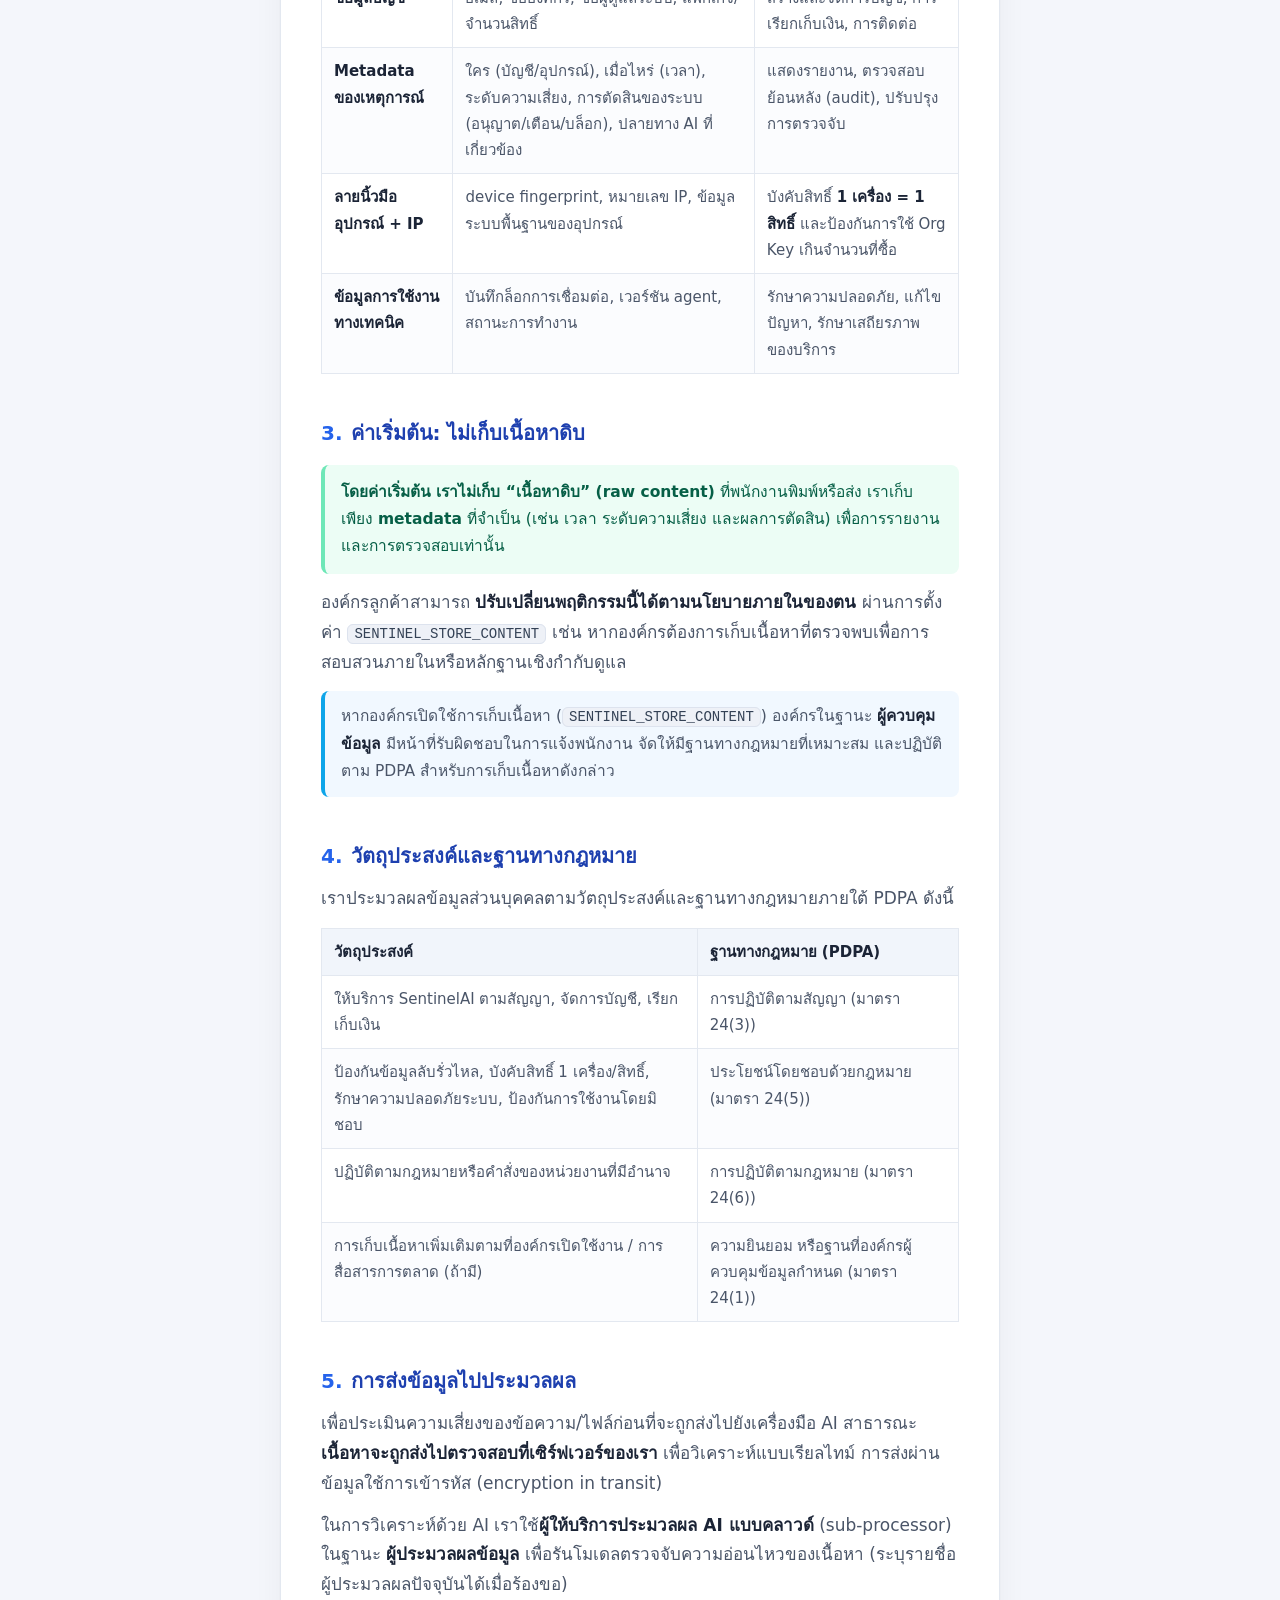
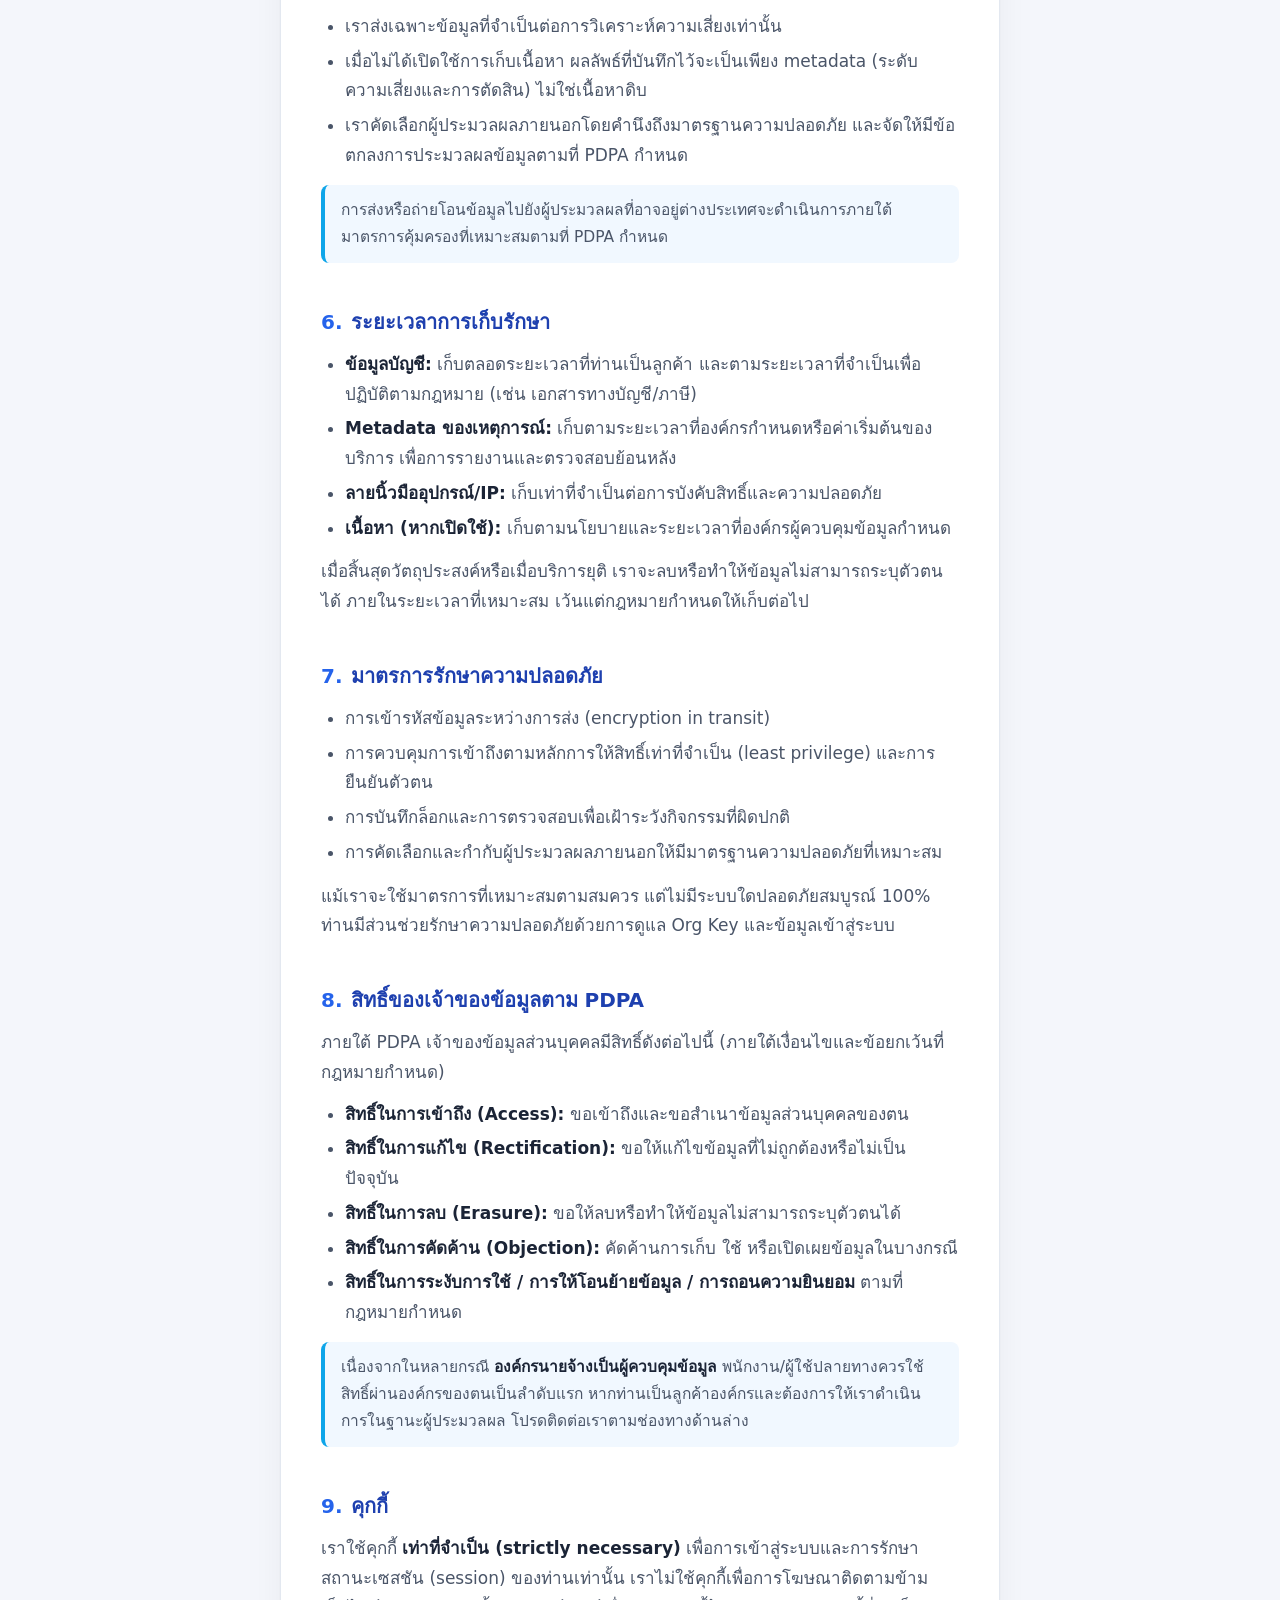
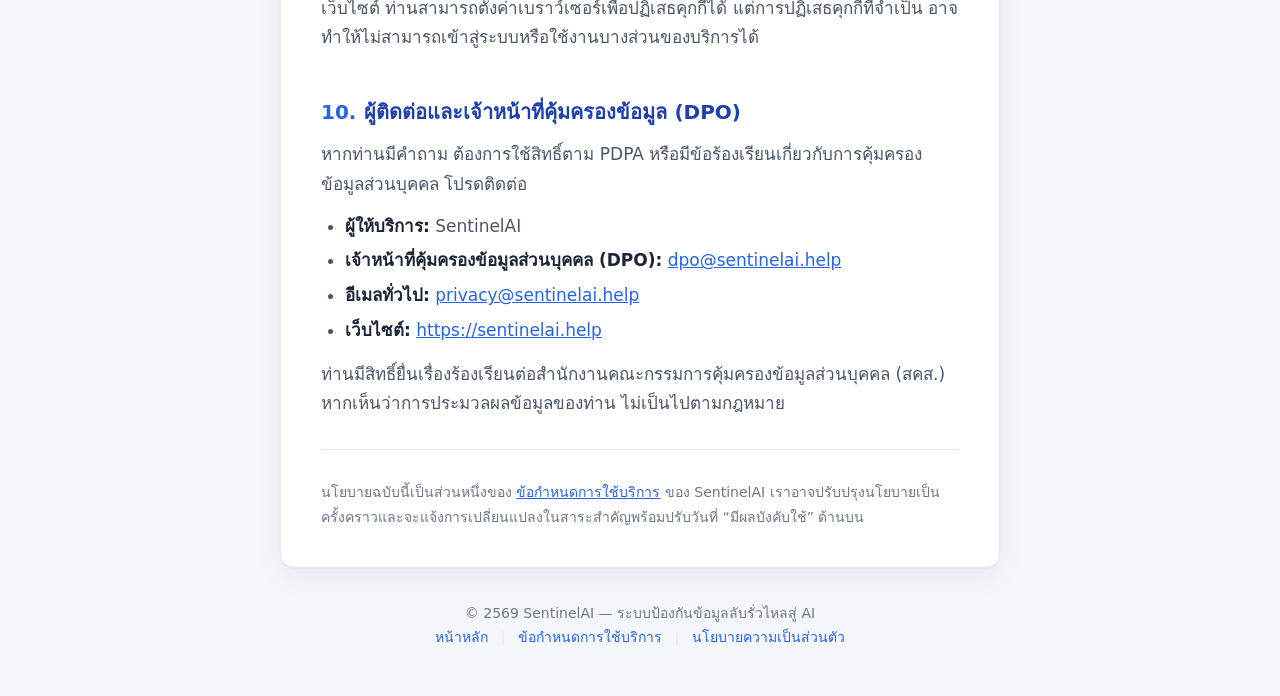
<file: dashboard/privacy.html>
<!DOCTYPE html>
<html lang="th">
<head>
<meta charset="UTF-8" />
<meta name="viewport" content="width=device-width, initial-scale=1.0" />
<title>นโยบายความเป็นส่วนตัว — SentinelAI</title>
<meta name="description" content="นโยบายความเป็นส่วนตัว (Privacy Policy) ของ SentinelAI ตามพระราชบัญญัติคุ้มครองข้อมูลส่วนบุคคล พ.ศ. 2562 (PDPA)" />
<meta name="robots" content="index, follow" />
<link rel="icon" href="data:image/svg+xml,%3Csvg xmlns='http://www.w3.org/2000/svg' viewBox='0 0 100 100'%3E%3Ctext y='.9em' font-size='90'%3E%F0%9F%9B%A1%EF%B8%8F%3C/text%3E%3C/svg%3E" />
<style>
  :root{
    --bg:#f4f6fb;
    --panel:#ffffff;
    --ink:#1b2436;
    --ink-soft:#4a5568;
    --muted:#6b7688;
    --line:#e3e8f0;
    --brand:#2563eb;
    --brand-ink:#1e40af;
    --accent:#0ea5e9;
    --warn-bg:#fff7ed;
    --warn-line:#fdba74;
    --warn-ink:#9a3412;
    --ok-bg:#ecfdf5;
    --ok-line:#6ee7b7;
    --ok-ink:#065f46;
    --radius:14px;
    --maxw:760px;
  }
  *{box-sizing:border-box;}
  html{-webkit-text-size-adjust:100%;}
  body{
    margin:0;
    background:var(--bg);
    color:var(--ink);
    font-family:"Sarabun","Noto Sans Thai","Leelawadee UI","Tahoma","Segoe UI",system-ui,-apple-system,"Helvetica Neue",Arial,sans-serif;
    font-size:17px;
    line-height:1.75;
    -webkit-font-smoothing:antialiased;
    text-rendering:optimizeLegibility;
  }

  /* ===== Header ===== */
  .site-header{
    background:linear-gradient(180deg,#ffffff 0%, #f7f9fe 100%);
    border-bottom:1px solid var(--line);
    position:sticky;
    top:0;
    z-index:10;
    backdrop-filter:saturate(120%) blur(2px);
  }
  .site-header-inner{
    max-width:var(--maxw);
    margin:0 auto;
    padding:14px 20px;
    display:flex;
    align-items:center;
    justify-content:space-between;
    gap:12px;
    flex-wrap:wrap;
  }
  .brand{
    display:flex;
    align-items:center;
    gap:10px;
    text-decoration:none;
    color:var(--ink);
    font-weight:800;
    font-size:20px;
    letter-spacing:.2px;
  }
  .brand .logo{font-size:22px;line-height:1;}
  .brand .ai{color:var(--brand);}
  .back-link{
    text-decoration:none;
    color:var(--brand);
    font-weight:600;
    font-size:15px;
    padding:7px 14px;
    border:1px solid var(--line);
    border-radius:999px;
    background:#fff;
    transition:background .15s ease,border-color .15s ease;
    white-space:nowrap;
  }
  .back-link:hover{background:#eef3ff;border-color:#c7d6ff;}

  /* ===== Layout ===== */
  main{
    max-width:var(--maxw);
    margin:0 auto;
    padding:32px 20px 8px;
  }
  .doc-card{
    background:var(--panel);
    border:1px solid var(--line);
    border-radius:var(--radius);
    padding:38px 40px;
    box-shadow:0 1px 2px rgba(16,24,40,.04),0 10px 30px rgba(16,24,40,.05);
  }
  h1{
    font-size:30px;
    line-height:1.3;
    margin:0 0 6px;
    font-weight:800;
    color:var(--ink);
  }
  .subtitle{
    color:var(--muted);
    margin:0 0 18px;
    font-size:16px;
  }
  .effective{
    display:inline-block;
    background:#eef3ff;
    color:var(--brand-ink);
    border:1px solid #d5e0ff;
    border-radius:999px;
    padding:6px 14px;
    font-size:14px;
    font-weight:700;
    margin-bottom:20px;
  }
  .disclaimer{
    background:var(--warn-bg);
    border:1px solid var(--warn-line);
    color:var(--warn-ink);
    border-radius:12px;
    padding:14px 18px;
    font-size:15px;
    line-height:1.6;
    margin:0 0 30px;
  }
  .disclaimer strong{font-weight:800;}

  h2{
    font-size:20px;
    margin:34px 0 10px;
    padding-top:8px;
    font-weight:800;
    color:var(--brand-ink);
    scroll-margin-top:80px;
  }
  h2 .num{
    color:var(--brand);
    font-variant-numeric:tabular-nums;
    margin-right:8px;
  }
  h3{
    font-size:17px;
    margin:20px 0 6px;
    font-weight:700;
    color:var(--ink);
  }
  p{margin:0 0 12px;color:var(--ink-soft);}
  ul,ol{margin:0 0 14px;padding-left:24px;color:var(--ink-soft);}
  li{margin:5px 0;}
  strong{color:var(--ink);}
  code,.kbd{
    background:#eef1f7;
    border:1px solid #dde3ee;
    border-radius:6px;
    padding:1px 6px;
    font-family:"Cascadia Code",ui-monospace,"Consolas","Courier New",monospace;
    font-size:14px;
    color:#334155;
  }
  a{color:var(--brand);}
  hr{border:none;border-top:1px solid var(--line);margin:30px 0;}

  .toc{
    background:#f8faff;
    border:1px solid var(--line);
    border-radius:12px;
    padding:16px 20px;
    margin:0 0 30px;
  }
  .toc h2{margin:0 0 8px;font-size:16px;color:var(--ink);padding-top:0;}
  .toc ol{margin:0;padding-left:22px;font-size:15px;}
  .toc a{text-decoration:none;color:var(--ink-soft);}
  .toc a:hover{color:var(--brand);text-decoration:underline;}

  .callout{
    background:#f1f8ff;
    border-left:4px solid var(--accent);
    border-radius:8px;
    padding:12px 16px;
    margin:14px 0;
    font-size:15.5px;
    color:var(--ink-soft);
  }
  .callout-ok{
    background:var(--ok-bg);
    border-left:4px solid var(--ok-line);
    border-radius:8px;
    padding:14px 16px;
    margin:14px 0;
    font-size:15.5px;
    color:var(--ok-ink);
  }
  .callout-ok strong{color:var(--ok-ink);font-weight:800;}

  /* ===== Table ===== */
  .table-wrap{overflow-x:auto;margin:14px 0;-webkit-overflow-scrolling:touch;}
  table{
    border-collapse:collapse;
    width:100%;
    min-width:520px;
    font-size:15px;
  }
  th,td{
    border:1px solid var(--line);
    padding:10px 12px;
    text-align:left;
    vertical-align:top;
    color:var(--ink-soft);
  }
  th{
    background:#f1f5fb;
    color:var(--ink);
    font-weight:700;
  }
  tbody tr:nth-child(even) td{background:#fbfcfe;}

  /* ===== Roles cards ===== */
  .roles{
    display:flex;
    gap:14px;
    flex-wrap:wrap;
    margin:16px 0;
  }
  .role-card{
    flex:1 1 240px;
    background:#f8faff;
    border:1px solid var(--line);
    border-radius:12px;
    padding:16px 18px;
  }
  .role-card .role-tag{
    display:inline-block;
    font-size:13px;
    font-weight:700;
    color:var(--brand-ink);
    background:#e6eefe;
    border-radius:6px;
    padding:2px 8px;
    margin-bottom:8px;
  }
  .role-card p{margin:0;font-size:15px;}

  /* ===== Footer ===== */
  footer{
    max-width:var(--maxw);
    margin:0 auto;
    padding:26px 20px 46px;
    color:var(--muted);
    font-size:14px;
    text-align:center;
    line-height:1.7;
  }
  footer a{color:var(--brand);text-decoration:none;}
  footer a:hover{text-decoration:underline;}
  .foot-sep{color:var(--line);margin:0 8px;}

  @media (max-width:600px){
    body{font-size:16px;}
    .doc-card{padding:24px 20px;}
    h1{font-size:25px;}
    h2{font-size:18px;}
    main{padding:20px 14px 4px;}
  }
</style>
</head>
<body>

<header class="site-header">
  <div class="site-header-inner">
    <a class="brand" href="/" aria-label="กลับสู่หน้าหลัก SentinelAI">
      <span class="logo" aria-hidden="true">🛡️</span>
      <span>Sentinel<span class="ai">AI</span></span>
    </a>
    <a class="back-link" href="/">← กลับหน้าหลัก</a>
  </div>
</header>

<main>
  <article class="doc-card">
    <h1>นโยบายความเป็นส่วนตัว</h1>
    <p class="subtitle">Privacy Policy — สอดคล้องกับ พ.ร.บ.คุ้มครองข้อมูลส่วนบุคคล พ.ศ. 2562 (PDPA)</p>
    <div class="effective">มีผลบังคับใช้: 19 กรกฎาคม 2569</div>

    <div class="disclaimer" role="note">
      <strong>ข้อควรทราบ:</strong> เอกสารนี้เป็น <strong>แม่แบบ (template)</strong> สำหรับใช้เป็นแนวทางเบื้องต้นเท่านั้น
      ไม่ถือเป็นคำแนะนำทางกฎหมาย ก่อนนำไปใช้งานจริง (production) ผู้ประกอบการควรให้
      <strong>ทนายความหรือที่ปรึกษากฎหมายด้าน PDPA</strong> ตรวจทานและปรับแก้ให้สอดคล้องกับการประมวลผลข้อมูลจริงขององค์กร
    </div>

    <p>
      นโยบายฉบับนี้อธิบายว่า SentinelAI (“<strong>เรา</strong>”) เก็บรวบรวม ใช้ เปิดเผย และคุ้มครองข้อมูลส่วนบุคคลอย่างไร
      ในการให้บริการระบบป้องกันข้อมูลลับรั่วไหลสู่ AI สาธารณะ ผ่าน <a href="https://sentinelai.help">https://sentinelai.help</a>
      โดยคำนึงถึงหลักการตามพระราชบัญญัติคุ้มครองข้อมูลส่วนบุคคล พ.ศ. 2562 (PDPA)
    </p>

    <nav class="toc" aria-label="สารบัญ">
      <h2>สารบัญ</h2>
      <ol>
        <li><a href="#s1">บทบาทของคู่สัญญา (ผู้ควบคุม / ผู้ประมวลผล)</a></li>
        <li><a href="#s2">ข้อมูลที่เราเก็บรวบรวม</a></li>
        <li><a href="#s3">ค่าเริ่มต้น: ไม่เก็บเนื้อหาดิบ</a></li>
        <li><a href="#s4">วัตถุประสงค์และฐานทางกฎหมาย</a></li>
        <li><a href="#s5">การส่งข้อมูลไปประมวลผล</a></li>
        <li><a href="#s6">ระยะเวลาการเก็บรักษา</a></li>
        <li><a href="#s7">มาตรการรักษาความปลอดภัย</a></li>
        <li><a href="#s8">สิทธิ์ของเจ้าของข้อมูลตาม PDPA</a></li>
        <li><a href="#s9">คุกกี้</a></li>
        <li><a href="#s10">ผู้ติดต่อและเจ้าหน้าที่คุ้มครองข้อมูล (DPO)</a></li>
      </ol>
    </nav>

    <h2 id="s1"><span class="num">1.</span>บทบาทของคู่สัญญา (ผู้ควบคุม / ผู้ประมวลผล)</h2>
    <p>
      ในบริบทของ PDPA การแบ่งบทบาทมีความสำคัญต่อความรับผิดชอบตามกฎหมาย โดยทั่วไปในการใช้บริการ SentinelAI
    </p>
    <div class="roles">
      <div class="role-card">
        <span class="role-tag">ผู้ควบคุมข้อมูล (Data Controller)</span>
        <p><strong>ลูกค้าองค์กร</strong> เป็นผู้กำหนดวัตถุประสงค์และวิธีการประมวลผลข้อมูลของพนักงาน/ผู้ใช้ในองค์กรของตน รวมถึงการเลือกนโยบายการเก็บเนื้อหา</p>
      </div>
      <div class="role-card">
        <span class="role-tag">ผู้ประมวลผลข้อมูล (Data Processor)</span>
        <p><strong>SentinelAI</strong> ประมวลผลข้อมูลตามคำสั่งและนโยบายที่ลูกค้าองค์กรกำหนด เพื่อให้บริการตรวจจับและป้องกันการรั่วไหลของข้อมูลเท่านั้น</p>
      </div>
    </div>
    <p>
      สำหรับข้อมูลบัญชีของผู้สมัคร (เช่น อีเมลผู้ดูแลระบบ ข้อมูลการเรียกเก็บเงิน) เราอาจทำหน้าที่เป็นผู้ควบคุมข้อมูลเพื่อการบริหารจัดการบริการ
      พนักงานหรือผู้ใช้ปลายทางที่มีข้อสงสัยเกี่ยวกับการประมวลผลข้อมูลของตน โปรดติดต่อองค์กรนายจ้างของท่านซึ่งเป็นผู้ควบคุมข้อมูลเป็นลำดับแรก
    </p>

    <h2 id="s2"><span class="num">2.</span>ข้อมูลที่เราเก็บรวบรวม</h2>
    <div class="table-wrap">
      <table>
        <thead>
          <tr><th>ประเภทข้อมูล</th><th>ตัวอย่าง</th><th>เหตุผล</th></tr>
        </thead>
        <tbody>
          <tr>
            <td><strong>ข้อมูลบัญชี</strong></td>
            <td>อีเมล, ชื่อองค์กร, ชื่อผู้ดูแลระบบ, แพ็กเกจ/จำนวนสิทธิ์</td>
            <td>สร้างและจัดการบัญชี, การเรียกเก็บเงิน, การติดต่อ</td>
          </tr>
          <tr>
            <td><strong>Metadata ของเหตุการณ์</strong></td>
            <td>ใคร (บัญชี/อุปกรณ์), เมื่อไหร่ (เวลา), ระดับความเสี่ยง, การตัดสินของระบบ (อนุญาต/เตือน/บล็อก), ปลายทาง AI ที่เกี่ยวข้อง</td>
            <td>แสดงรายงาน, ตรวจสอบย้อนหลัง (audit), ปรับปรุงการตรวจจับ</td>
          </tr>
          <tr>
            <td><strong>ลายนิ้วมืออุปกรณ์ + IP</strong></td>
            <td>device fingerprint, หมายเลข IP, ข้อมูลระบบพื้นฐานของอุปกรณ์</td>
            <td>บังคับสิทธิ์ <strong>1 เครื่อง = 1 สิทธิ์</strong> และป้องกันการใช้ Org Key เกินจำนวนที่ซื้อ</td>
          </tr>
          <tr>
            <td><strong>ข้อมูลการใช้งานทางเทคนิค</strong></td>
            <td>บันทึกล็อกการเชื่อมต่อ, เวอร์ชัน agent, สถานะการทำงาน</td>
            <td>รักษาความปลอดภัย, แก้ไขปัญหา, รักษาเสถียรภาพของบริการ</td>
          </tr>
        </tbody>
      </table>
    </div>

    <h2 id="s3"><span class="num">3.</span>ค่าเริ่มต้น: ไม่เก็บเนื้อหาดิบ</h2>
    <div class="callout-ok">
      <strong>โดยค่าเริ่มต้น เราไม่เก็บ “เนื้อหาดิบ” (raw content)</strong> ที่พนักงานพิมพ์หรือส่ง เราเก็บเพียง
      <strong>metadata</strong> ที่จำเป็น (เช่น เวลา ระดับความเสี่ยง และผลการตัดสิน) เพื่อการรายงานและการตรวจสอบเท่านั้น
    </div>
    <p>
      องค์กรลูกค้าสามารถ <strong>ปรับเปลี่ยนพฤติกรรมนี้ได้ตามนโยบายภายในของตน</strong> ผ่านการตั้งค่า
      <code>SENTINEL_STORE_CONTENT</code> เช่น หากองค์กรต้องการเก็บเนื้อหาที่ตรวจพบเพื่อการสอบสวนภายในหรือหลักฐานเชิงกำกับดูแล
    </p>
    <div class="callout">
      หากองค์กรเปิดใช้การเก็บเนื้อหา (<code>SENTINEL_STORE_CONTENT</code>) องค์กรในฐานะ <strong>ผู้ควบคุมข้อมูล</strong>
      มีหน้าที่รับผิดชอบในการแจ้งพนักงาน จัดให้มีฐานทางกฎหมายที่เหมาะสม และปฏิบัติตาม PDPA สำหรับการเก็บเนื้อหาดังกล่าว
    </div>

    <h2 id="s4"><span class="num">4.</span>วัตถุประสงค์และฐานทางกฎหมาย</h2>
    <p>เราประมวลผลข้อมูลส่วนบุคคลตามวัตถุประสงค์และฐานทางกฎหมายภายใต้ PDPA ดังนี้</p>
    <div class="table-wrap">
      <table>
        <thead>
          <tr><th>วัตถุประสงค์</th><th>ฐานทางกฎหมาย (PDPA)</th></tr>
        </thead>
        <tbody>
          <tr>
            <td>ให้บริการ SentinelAI ตามสัญญา, จัดการบัญชี, เรียกเก็บเงิน</td>
            <td>การปฏิบัติตามสัญญา (มาตรา 24(3))</td>
          </tr>
          <tr>
            <td>ป้องกันข้อมูลลับรั่วไหล, บังคับสิทธิ์ 1 เครื่อง/สิทธิ์, รักษาความปลอดภัยระบบ, ป้องกันการใช้งานโดยมิชอบ</td>
            <td>ประโยชน์โดยชอบด้วยกฎหมาย (มาตรา 24(5))</td>
          </tr>
          <tr>
            <td>ปฏิบัติตามกฎหมายหรือคำสั่งของหน่วยงานที่มีอำนาจ</td>
            <td>การปฏิบัติตามกฎหมาย (มาตรา 24(6))</td>
          </tr>
          <tr>
            <td>การเก็บเนื้อหาเพิ่มเติมตามที่องค์กรเปิดใช้งาน / การสื่อสารการตลาด (ถ้ามี)</td>
            <td>ความยินยอม หรือฐานที่องค์กรผู้ควบคุมข้อมูลกำหนด (มาตรา 24(1))</td>
          </tr>
        </tbody>
      </table>
    </div>

    <h2 id="s5"><span class="num">5.</span>การส่งข้อมูลไปประมวลผล</h2>
    <p>
      เพื่อประเมินความเสี่ยงของข้อความ/ไฟล์ก่อนที่จะถูกส่งไปยังเครื่องมือ AI สาธารณะ
      <strong>เนื้อหาจะถูกส่งไปตรวจสอบที่เซิร์ฟเวอร์ของเรา</strong> เพื่อวิเคราะห์แบบเรียลไทม์
      การส่งผ่านข้อมูลใช้การเข้ารหัส (encryption in transit)
    </p>
    <p>
      ในการวิเคราะห์ด้วย AI เราใช้<strong>ผู้ให้บริการประมวลผล AI แบบคลาวด์</strong> (sub-processor)
      ในฐานะ <strong>ผู้ประมวลผลข้อมูล</strong> เพื่อรันโมเดลตรวจจับความอ่อนไหวของเนื้อหา
      (ระบุรายชื่อผู้ประมวลผลปัจจุบันได้เมื่อร้องขอ)
    </p>
    <ul>
      <li>เราส่งเฉพาะข้อมูลที่จำเป็นต่อการวิเคราะห์ความเสี่ยงเท่านั้น</li>
      <li>เมื่อไม่ได้เปิดใช้การเก็บเนื้อหา ผลลัพธ์ที่บันทึกไว้จะเป็นเพียง metadata (ระดับความเสี่ยงและการตัดสิน) ไม่ใช่เนื้อหาดิบ</li>
      <li>เราคัดเลือกผู้ประมวลผลภายนอกโดยคำนึงถึงมาตรฐานความปลอดภัย และจัดให้มีข้อตกลงการประมวลผลข้อมูลตามที่ PDPA กำหนด</li>
    </ul>
    <div class="callout">
      การส่งหรือถ่ายโอนข้อมูลไปยังผู้ประมวลผลที่อาจอยู่ต่างประเทศจะดำเนินการภายใต้มาตรการคุ้มครองที่เหมาะสมตามที่ PDPA กำหนด
    </div>

    <h2 id="s6"><span class="num">6.</span>ระยะเวลาการเก็บรักษา</h2>
    <ul>
      <li><strong>ข้อมูลบัญชี:</strong> เก็บตลอดระยะเวลาที่ท่านเป็นลูกค้า และตามระยะเวลาที่จำเป็นเพื่อปฏิบัติตามกฎหมาย (เช่น เอกสารทางบัญชี/ภาษี)</li>
      <li><strong>Metadata ของเหตุการณ์:</strong> เก็บตามระยะเวลาที่องค์กรกำหนดหรือค่าเริ่มต้นของบริการ เพื่อการรายงานและตรวจสอบย้อนหลัง</li>
      <li><strong>ลายนิ้วมืออุปกรณ์/IP:</strong> เก็บเท่าที่จำเป็นต่อการบังคับสิทธิ์และความปลอดภัย</li>
      <li><strong>เนื้อหา (หากเปิดใช้):</strong> เก็บตามนโยบายและระยะเวลาที่องค์กรผู้ควบคุมข้อมูลกำหนด</li>
    </ul>
    <p>เมื่อสิ้นสุดวัตถุประสงค์หรือเมื่อบริการยุติ เราจะลบหรือทำให้ข้อมูลไม่สามารถระบุตัวตนได้ ภายในระยะเวลาที่เหมาะสม เว้นแต่กฎหมายกำหนดให้เก็บต่อไป</p>

    <h2 id="s7"><span class="num">7.</span>มาตรการรักษาความปลอดภัย</h2>
    <ul>
      <li>การเข้ารหัสข้อมูลระหว่างการส่ง (encryption in transit)</li>
      <li>การควบคุมการเข้าถึงตามหลักการให้สิทธิ์เท่าที่จำเป็น (least privilege) และการยืนยันตัวตน</li>
      <li>การบันทึกล็อกและการตรวจสอบเพื่อเฝ้าระวังกิจกรรมที่ผิดปกติ</li>
      <li>การคัดเลือกและกำกับผู้ประมวลผลภายนอกให้มีมาตรฐานความปลอดภัยที่เหมาะสม</li>
    </ul>
    <p>แม้เราจะใช้มาตรการที่เหมาะสมตามสมควร แต่ไม่มีระบบใดปลอดภัยสมบูรณ์ 100% ท่านมีส่วนช่วยรักษาความปลอดภัยด้วยการดูแล Org Key และข้อมูลเข้าสู่ระบบ</p>

    <h2 id="s8"><span class="num">8.</span>สิทธิ์ของเจ้าของข้อมูลตาม PDPA</h2>
    <p>ภายใต้ PDPA เจ้าของข้อมูลส่วนบุคคลมีสิทธิ์ดังต่อไปนี้ (ภายใต้เงื่อนไขและข้อยกเว้นที่กฎหมายกำหนด)</p>
    <ul>
      <li><strong>สิทธิ์ในการเข้าถึง (Access):</strong> ขอเข้าถึงและขอสำเนาข้อมูลส่วนบุคคลของตน</li>
      <li><strong>สิทธิ์ในการแก้ไข (Rectification):</strong> ขอให้แก้ไขข้อมูลที่ไม่ถูกต้องหรือไม่เป็นปัจจุบัน</li>
      <li><strong>สิทธิ์ในการลบ (Erasure):</strong> ขอให้ลบหรือทำให้ข้อมูลไม่สามารถระบุตัวตนได้</li>
      <li><strong>สิทธิ์ในการคัดค้าน (Objection):</strong> คัดค้านการเก็บ ใช้ หรือเปิดเผยข้อมูลในบางกรณี</li>
      <li><strong>สิทธิ์ในการระงับการใช้ / การให้โอนย้ายข้อมูล / การถอนความยินยอม</strong> ตามที่กฎหมายกำหนด</li>
    </ul>
    <div class="callout">
      เนื่องจากในหลายกรณี <strong>องค์กรนายจ้างเป็นผู้ควบคุมข้อมูล</strong> พนักงาน/ผู้ใช้ปลายทางควรใช้สิทธิ์ผ่านองค์กรของตนเป็นลำดับแรก
      หากท่านเป็นลูกค้าองค์กรและต้องการให้เราดำเนินการในฐานะผู้ประมวลผล โปรดติดต่อเราตามช่องทางด้านล่าง
    </div>

    <h2 id="s9"><span class="num">9.</span>คุกกี้</h2>
    <p>
      เราใช้คุกกี้ <strong>เท่าที่จำเป็น (strictly necessary)</strong> เพื่อการเข้าสู่ระบบและการรักษาสถานะเซสชัน (session) ของท่านเท่านั้น
      เราไม่ใช้คุกกี้เพื่อการโฆษณาติดตามข้ามเว็บไซต์ ท่านสามารถตั้งค่าเบราว์เซอร์เพื่อปฏิเสธคุกกี้ได้ แต่การปฏิเสธคุกกี้ที่จำเป็น
      อาจทำให้ไม่สามารถเข้าสู่ระบบหรือใช้งานบางส่วนของบริการได้
    </p>

    <h2 id="s10"><span class="num">10.</span>ผู้ติดต่อและเจ้าหน้าที่คุ้มครองข้อมูล (DPO)</h2>
    <p>หากท่านมีคำถาม ต้องการใช้สิทธิ์ตาม PDPA หรือมีข้อร้องเรียนเกี่ยวกับการคุ้มครองข้อมูลส่วนบุคคล โปรดติดต่อ</p>
    <ul>
      <li><strong>ผู้ให้บริการ:</strong> SentinelAI</li>
      <li><strong>เจ้าหน้าที่คุ้มครองข้อมูลส่วนบุคคล (DPO):</strong> <a href="mailto:dpo@sentinelai.help">dpo@sentinelai.help</a></li>
      <li><strong>อีเมลทั่วไป:</strong> <a href="mailto:privacy@sentinelai.help">privacy@sentinelai.help</a></li>
      <li><strong>เว็บไซต์:</strong> <a href="https://sentinelai.help">https://sentinelai.help</a></li>
    </ul>
    <p>
      ท่านมีสิทธิ์ยื่นเรื่องร้องเรียนต่อสำนักงานคณะกรรมการคุ้มครองข้อมูลส่วนบุคคล (สคส.) หากเห็นว่าการประมวลผลข้อมูลของท่าน
      ไม่เป็นไปตามกฎหมาย
    </p>

    <hr />
    <p style="font-size:14px;color:var(--muted);margin-bottom:0;">
      นโยบายฉบับนี้เป็นส่วนหนึ่งของ <a href="/terms.html">ข้อกำหนดการใช้บริการ</a> ของ SentinelAI
      เราอาจปรับปรุงนโยบายเป็นครั้งคราวและจะแจ้งการเปลี่ยนแปลงในสาระสำคัญพร้อมปรับวันที่ “มีผลบังคับใช้” ด้านบน
    </p>
  </article>
</main>

<footer>
  <div>© 2569 SentinelAI — ระบบป้องกันข้อมูลลับรั่วไหลสู่ AI</div>
  <div>
    <a href="/">หน้าหลัก</a>
    <span class="foot-sep">|</span>
    <a href="/terms.html">ข้อกำหนดการใช้บริการ</a>
    <span class="foot-sep">|</span>
    <a href="/privacy.html">นโยบายความเป็นส่วนตัว</a>
  </div>
</footer>

</body>
</html>
</file>
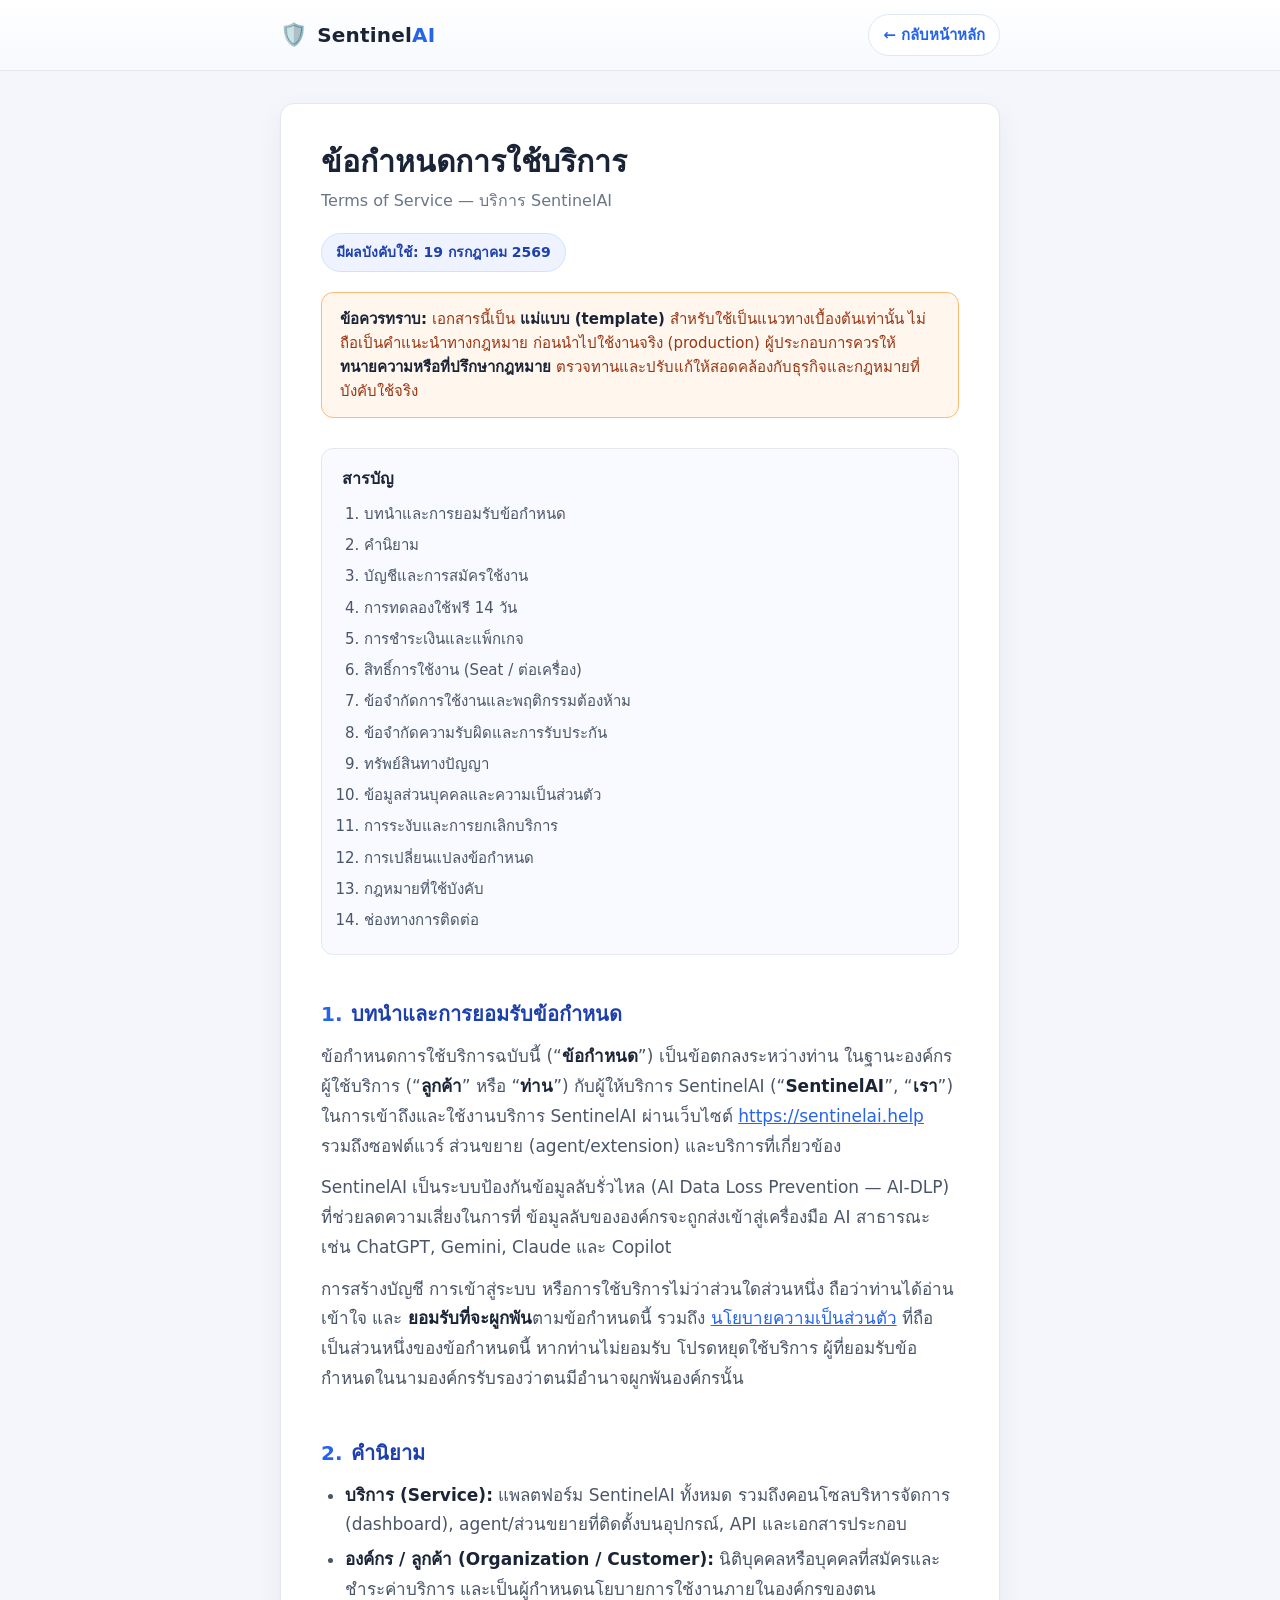
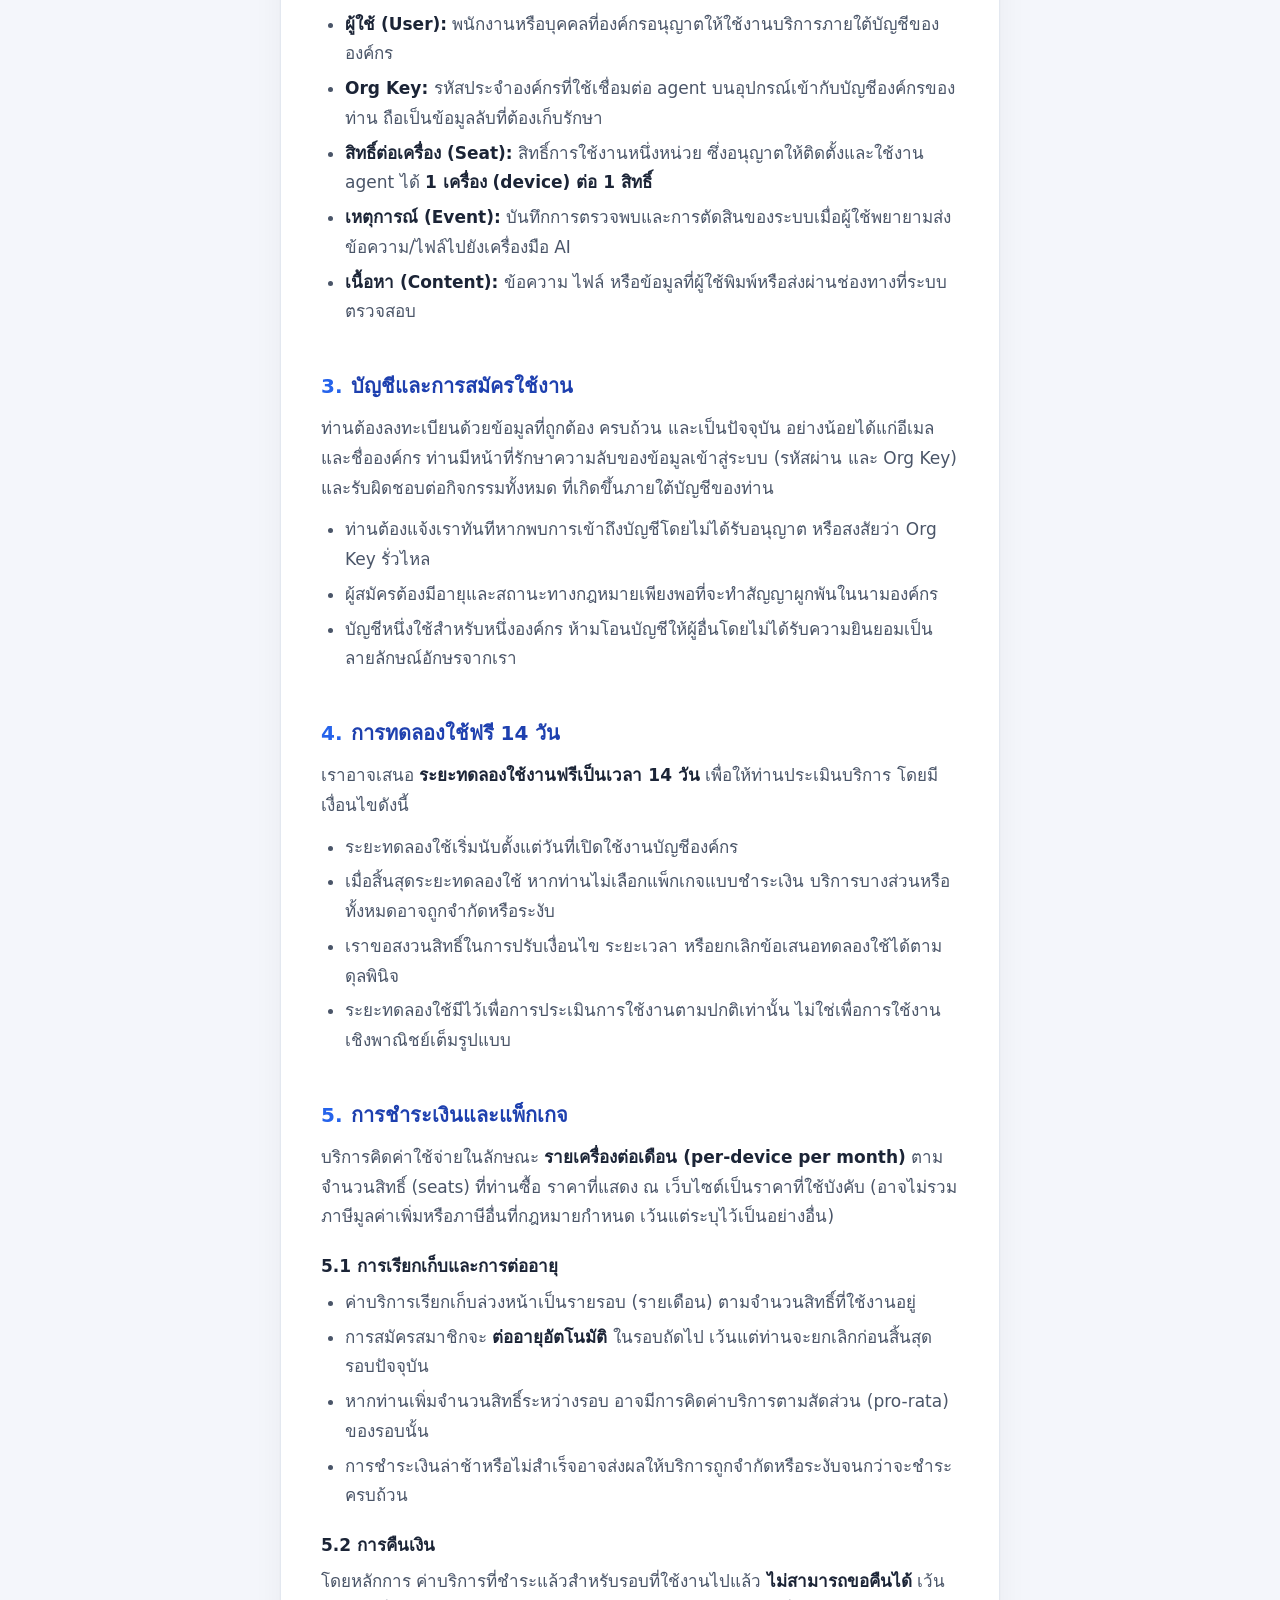
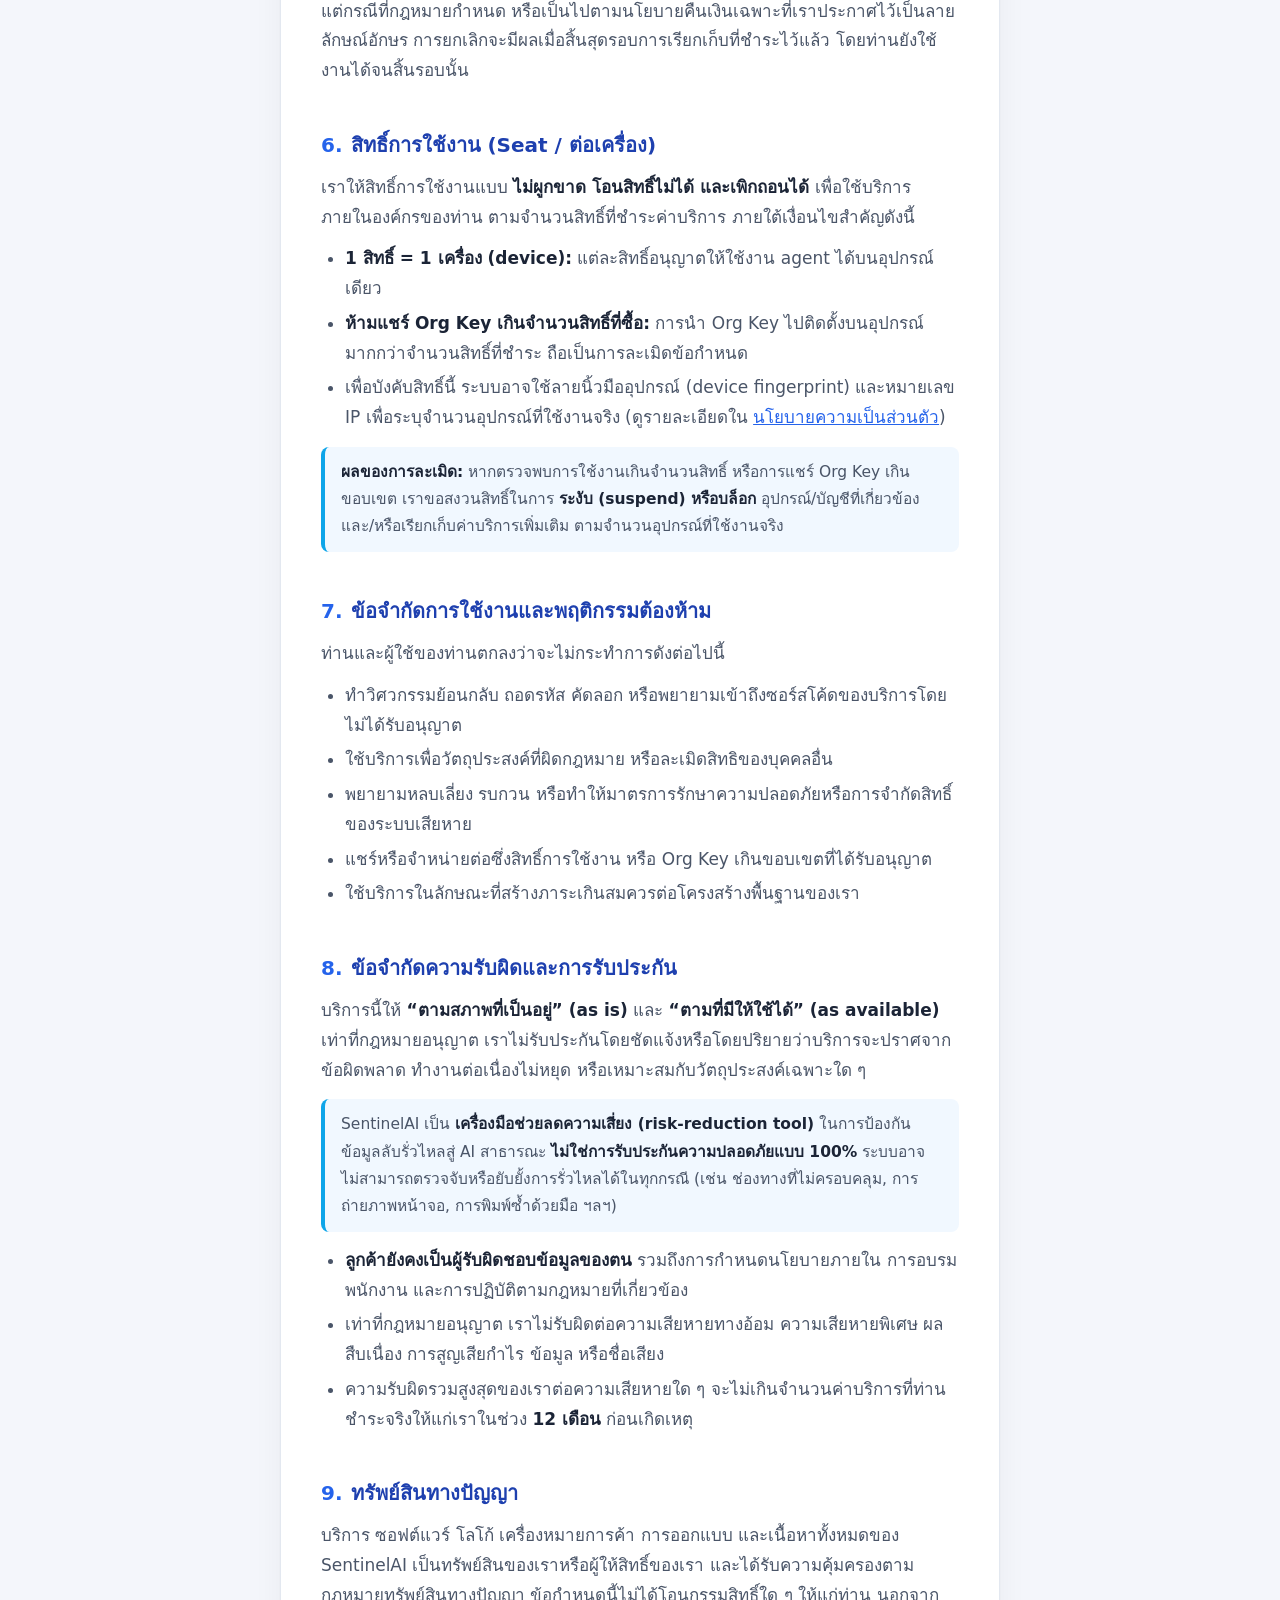
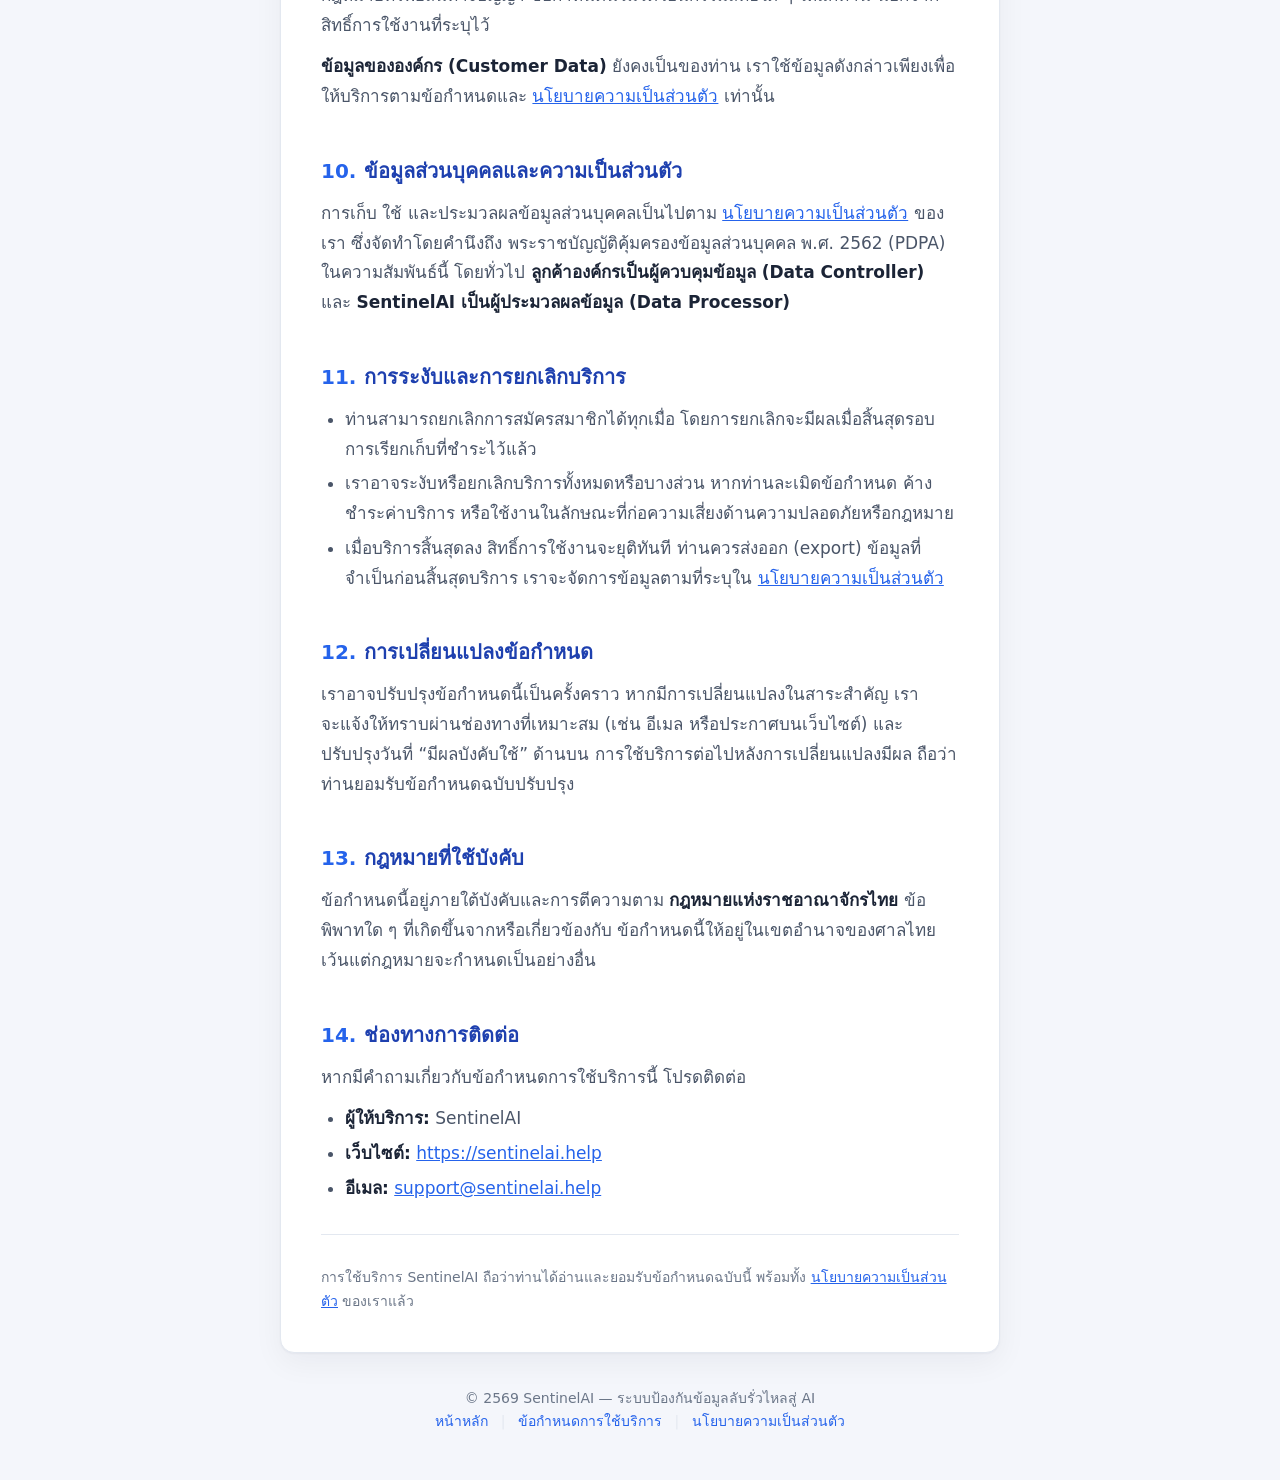
<file: dashboard/terms.html>
<!DOCTYPE html>
<html lang="th">
<head>
<meta charset="UTF-8" />
<meta name="viewport" content="width=device-width, initial-scale=1.0" />
<title>ข้อกำหนดการใช้บริการ — SentinelAI</title>
<meta name="description" content="ข้อกำหนดการใช้บริการ (Terms of Service) ของ SentinelAI ระบบป้องกันข้อมูลลับองค์กรรั่วไหลสู่ AI สาธารณะ" />
<meta name="robots" content="index, follow" />
<link rel="icon" href="data:image/svg+xml,%3Csvg xmlns='http://www.w3.org/2000/svg' viewBox='0 0 100 100'%3E%3Ctext y='.9em' font-size='90'%3E%F0%9F%9B%A1%EF%B8%8F%3C/text%3E%3C/svg%3E" />
<style>
  :root{
    --bg:#f4f6fb;
    --panel:#ffffff;
    --ink:#1b2436;
    --ink-soft:#4a5568;
    --muted:#6b7688;
    --line:#e3e8f0;
    --brand:#2563eb;
    --brand-ink:#1e40af;
    --accent:#0ea5e9;
    --warn-bg:#fff7ed;
    --warn-line:#fdba74;
    --warn-ink:#9a3412;
    --radius:14px;
    --maxw:760px;
  }
  *{box-sizing:border-box;}
  html{-webkit-text-size-adjust:100%;}
  body{
    margin:0;
    background:var(--bg);
    color:var(--ink);
    font-family:"Sarabun","Noto Sans Thai","Leelawadee UI","Tahoma","Segoe UI",system-ui,-apple-system,"Helvetica Neue",Arial,sans-serif;
    font-size:17px;
    line-height:1.75;
    -webkit-font-smoothing:antialiased;
    text-rendering:optimizeLegibility;
  }

  /* ===== Header ===== */
  .site-header{
    background:linear-gradient(180deg,#ffffff 0%, #f7f9fe 100%);
    border-bottom:1px solid var(--line);
    position:sticky;
    top:0;
    z-index:10;
    backdrop-filter:saturate(120%) blur(2px);
  }
  .site-header-inner{
    max-width:var(--maxw);
    margin:0 auto;
    padding:14px 20px;
    display:flex;
    align-items:center;
    justify-content:space-between;
    gap:12px;
    flex-wrap:wrap;
  }
  .brand{
    display:flex;
    align-items:center;
    gap:10px;
    text-decoration:none;
    color:var(--ink);
    font-weight:800;
    font-size:20px;
    letter-spacing:.2px;
  }
  .brand .logo{font-size:22px;line-height:1;}
  .brand .ai{color:var(--brand);}
  .back-link{
    text-decoration:none;
    color:var(--brand);
    font-weight:600;
    font-size:15px;
    padding:7px 14px;
    border:1px solid var(--line);
    border-radius:999px;
    background:#fff;
    transition:background .15s ease,border-color .15s ease;
    white-space:nowrap;
  }
  .back-link:hover{background:#eef3ff;border-color:#c7d6ff;}

  /* ===== Layout ===== */
  main{
    max-width:var(--maxw);
    margin:0 auto;
    padding:32px 20px 8px;
  }
  .doc-card{
    background:var(--panel);
    border:1px solid var(--line);
    border-radius:var(--radius);
    padding:38px 40px;
    box-shadow:0 1px 2px rgba(16,24,40,.04),0 10px 30px rgba(16,24,40,.05);
  }
  h1{
    font-size:30px;
    line-height:1.3;
    margin:0 0 6px;
    font-weight:800;
    color:var(--ink);
  }
  .subtitle{
    color:var(--muted);
    margin:0 0 18px;
    font-size:16px;
  }
  .effective{
    display:inline-block;
    background:#eef3ff;
    color:var(--brand-ink);
    border:1px solid #d5e0ff;
    border-radius:999px;
    padding:6px 14px;
    font-size:14px;
    font-weight:700;
    margin-bottom:20px;
  }
  .disclaimer{
    background:var(--warn-bg);
    border:1px solid var(--warn-line);
    color:var(--warn-ink);
    border-radius:12px;
    padding:14px 18px;
    font-size:15px;
    line-height:1.6;
    margin:0 0 30px;
  }
  .disclaimer strong{font-weight:800;}

  h2{
    font-size:20px;
    margin:34px 0 10px;
    padding-top:8px;
    font-weight:800;
    color:var(--brand-ink);
    scroll-margin-top:80px;
  }
  h2 .num{
    color:var(--brand);
    font-variant-numeric:tabular-nums;
    margin-right:8px;
  }
  h3{
    font-size:17px;
    margin:20px 0 6px;
    font-weight:700;
    color:var(--ink);
  }
  p{margin:0 0 12px;color:var(--ink-soft);}
  ul,ol{margin:0 0 14px;padding-left:24px;color:var(--ink-soft);}
  li{margin:5px 0;}
  strong{color:var(--ink);}
  code,.kbd{
    background:#eef1f7;
    border:1px solid #dde3ee;
    border-radius:6px;
    padding:1px 6px;
    font-family:"Cascadia Code",ui-monospace,"Consolas","Courier New",monospace;
    font-size:14px;
    color:#334155;
  }
  a{color:var(--brand);}
  hr{border:none;border-top:1px solid var(--line);margin:30px 0;}

  .toc{
    background:#f8faff;
    border:1px solid var(--line);
    border-radius:12px;
    padding:16px 20px 16px 20px;
    margin:0 0 30px;
  }
  .toc h2{margin:0 0 8px;font-size:16px;color:var(--ink);padding-top:0;}
  .toc ol{margin:0;padding-left:22px;font-size:15px;}
  .toc a{text-decoration:none;color:var(--ink-soft);}
  .toc a:hover{color:var(--brand);text-decoration:underline;}

  .callout{
    background:#f1f8ff;
    border-left:4px solid var(--accent);
    border-radius:8px;
    padding:12px 16px;
    margin:14px 0;
    font-size:15.5px;
    color:var(--ink-soft);
  }

  /* ===== Footer ===== */
  footer{
    max-width:var(--maxw);
    margin:0 auto;
    padding:26px 20px 46px;
    color:var(--muted);
    font-size:14px;
    text-align:center;
    line-height:1.7;
  }
  footer a{color:var(--brand);text-decoration:none;}
  footer a:hover{text-decoration:underline;}
  .foot-sep{color:var(--line);margin:0 8px;}

  @media (max-width:600px){
    body{font-size:16px;}
    .doc-card{padding:24px 20px;}
    h1{font-size:25px;}
    h2{font-size:18px;}
    main{padding:20px 14px 4px;}
  }
</style>
</head>
<body>

<header class="site-header">
  <div class="site-header-inner">
    <a class="brand" href="/" aria-label="กลับสู่หน้าหลัก SentinelAI">
      <span class="logo" aria-hidden="true">🛡️</span>
      <span>Sentinel<span class="ai">AI</span></span>
    </a>
    <a class="back-link" href="/">← กลับหน้าหลัก</a>
  </div>
</header>

<main>
  <article class="doc-card">
    <h1>ข้อกำหนดการใช้บริการ</h1>
    <p class="subtitle">Terms of Service — บริการ SentinelAI</p>
    <div class="effective">มีผลบังคับใช้: 19 กรกฎาคม 2569</div>

    <div class="disclaimer" role="note">
      <strong>ข้อควรทราบ:</strong> เอกสารนี้เป็น <strong>แม่แบบ (template)</strong> สำหรับใช้เป็นแนวทางเบื้องต้นเท่านั้น
      ไม่ถือเป็นคำแนะนำทางกฎหมาย ก่อนนำไปใช้งานจริง (production) ผู้ประกอบการควรให้
      <strong>ทนายความหรือที่ปรึกษากฎหมาย</strong> ตรวจทานและปรับแก้ให้สอดคล้องกับธุรกิจและกฎหมายที่บังคับใช้จริง
    </div>

    <nav class="toc" aria-label="สารบัญ">
      <h2>สารบัญ</h2>
      <ol>
        <li><a href="#s1">บทนำและการยอมรับข้อกำหนด</a></li>
        <li><a href="#s2">คำนิยาม</a></li>
        <li><a href="#s3">บัญชีและการสมัครใช้งาน</a></li>
        <li><a href="#s4">การทดลองใช้ฟรี 14 วัน</a></li>
        <li><a href="#s5">การชำระเงินและแพ็กเกจ</a></li>
        <li><a href="#s6">สิทธิ์การใช้งาน (Seat / ต่อเครื่อง)</a></li>
        <li><a href="#s7">ข้อจำกัดการใช้งานและพฤติกรรมต้องห้าม</a></li>
        <li><a href="#s8">ข้อจำกัดความรับผิดและการรับประกัน</a></li>
        <li><a href="#s9">ทรัพย์สินทางปัญญา</a></li>
        <li><a href="#s10">ข้อมูลส่วนบุคคลและความเป็นส่วนตัว</a></li>
        <li><a href="#s11">การระงับและการยกเลิกบริการ</a></li>
        <li><a href="#s12">การเปลี่ยนแปลงข้อกำหนด</a></li>
        <li><a href="#s13">กฎหมายที่ใช้บังคับ</a></li>
        <li><a href="#s14">ช่องทางการติดต่อ</a></li>
      </ol>
    </nav>

    <h2 id="s1"><span class="num">1.</span>บทนำและการยอมรับข้อกำหนด</h2>
    <p>
      ข้อกำหนดการใช้บริการฉบับนี้ (“<strong>ข้อกำหนด</strong>”) เป็นข้อตกลงระหว่างท่าน ในฐานะองค์กรผู้ใช้บริการ
      (“<strong>ลูกค้า</strong>” หรือ “<strong>ท่าน</strong>”) กับผู้ให้บริการ SentinelAI (“<strong>SentinelAI</strong>”,
      “<strong>เรา</strong>”) ในการเข้าถึงและใช้งานบริการ SentinelAI ผ่านเว็บไซต์
      <a href="https://sentinelai.help">https://sentinelai.help</a> รวมถึงซอฟต์แวร์ ส่วนขยาย (agent/extension) และบริการที่เกี่ยวข้อง
    </p>
    <p>
      SentinelAI เป็นระบบป้องกันข้อมูลลับรั่วไหล (AI Data Loss Prevention — AI-DLP) ที่ช่วยลดความเสี่ยงในการที่
      ข้อมูลลับขององค์กรจะถูกส่งเข้าสู่เครื่องมือ AI สาธารณะ เช่น ChatGPT, Gemini, Claude และ Copilot
    </p>
    <p>
      การสร้างบัญชี การเข้าสู่ระบบ หรือการใช้บริการไม่ว่าส่วนใดส่วนหนึ่ง ถือว่าท่านได้อ่าน เข้าใจ และ
      <strong>ยอมรับที่จะผูกพัน</strong>ตามข้อกำหนดนี้ รวมถึง <a href="/privacy.html">นโยบายความเป็นส่วนตัว</a> ที่ถือเป็นส่วนหนึ่งของข้อกำหนดนี้
      หากท่านไม่ยอมรับ โปรดหยุดใช้บริการ ผู้ที่ยอมรับข้อกำหนดในนามองค์กรรับรองว่าตนมีอำนาจผูกพันองค์กรนั้น
    </p>

    <h2 id="s2"><span class="num">2.</span>คำนิยาม</h2>
    <ul>
      <li><strong>บริการ (Service):</strong> แพลตฟอร์ม SentinelAI ทั้งหมด รวมถึงคอนโซลบริหารจัดการ (dashboard), agent/ส่วนขยายที่ติดตั้งบนอุปกรณ์, API และเอกสารประกอบ</li>
      <li><strong>องค์กร / ลูกค้า (Organization / Customer):</strong> นิติบุคคลหรือบุคคลที่สมัครและชำระค่าบริการ และเป็นผู้กำหนดนโยบายการใช้งานภายในองค์กรของตน</li>
      <li><strong>ผู้ใช้ (User):</strong> พนักงานหรือบุคคลที่องค์กรอนุญาตให้ใช้งานบริการภายใต้บัญชีขององค์กร</li>
      <li><strong>Org Key:</strong> รหัสประจำองค์กรที่ใช้เชื่อมต่อ agent บนอุปกรณ์เข้ากับบัญชีองค์กรของท่าน ถือเป็นข้อมูลลับที่ต้องเก็บรักษา</li>
      <li><strong>สิทธิ์ต่อเครื่อง (Seat):</strong> สิทธิ์การใช้งานหนึ่งหน่วย ซึ่งอนุญาตให้ติดตั้งและใช้งาน agent ได้ <strong>1 เครื่อง (device) ต่อ 1 สิทธิ์</strong></li>
      <li><strong>เหตุการณ์ (Event):</strong> บันทึกการตรวจพบและการตัดสินของระบบเมื่อผู้ใช้พยายามส่งข้อความ/ไฟล์ไปยังเครื่องมือ AI</li>
      <li><strong>เนื้อหา (Content):</strong> ข้อความ ไฟล์ หรือข้อมูลที่ผู้ใช้พิมพ์หรือส่งผ่านช่องทางที่ระบบตรวจสอบ</li>
    </ul>

    <h2 id="s3"><span class="num">3.</span>บัญชีและการสมัครใช้งาน</h2>
    <p>
      ท่านต้องลงทะเบียนด้วยข้อมูลที่ถูกต้อง ครบถ้วน และเป็นปัจจุบัน อย่างน้อยได้แก่อีเมลและชื่อองค์กร
      ท่านมีหน้าที่รักษาความลับของข้อมูลเข้าสู่ระบบ (รหัสผ่าน และ Org Key) และรับผิดชอบต่อกิจกรรมทั้งหมด
      ที่เกิดขึ้นภายใต้บัญชีของท่าน
    </p>
    <ul>
      <li>ท่านต้องแจ้งเราทันทีหากพบการเข้าถึงบัญชีโดยไม่ได้รับอนุญาต หรือสงสัยว่า Org Key รั่วไหล</li>
      <li>ผู้สมัครต้องมีอายุและสถานะทางกฎหมายเพียงพอที่จะทำสัญญาผูกพันในนามองค์กร</li>
      <li>บัญชีหนึ่งใช้สำหรับหนึ่งองค์กร ห้ามโอนบัญชีให้ผู้อื่นโดยไม่ได้รับความยินยอมเป็นลายลักษณ์อักษรจากเรา</li>
    </ul>

    <h2 id="s4"><span class="num">4.</span>การทดลองใช้ฟรี 14 วัน</h2>
    <p>
      เราอาจเสนอ <strong>ระยะทดลองใช้งานฟรีเป็นเวลา 14 วัน</strong> เพื่อให้ท่านประเมินบริการ โดยมีเงื่อนไขดังนี้
    </p>
    <ul>
      <li>ระยะทดลองใช้เริ่มนับตั้งแต่วันที่เปิดใช้งานบัญชีองค์กร</li>
      <li>เมื่อสิ้นสุดระยะทดลองใช้ หากท่านไม่เลือกแพ็กเกจแบบชำระเงิน บริการบางส่วนหรือทั้งหมดอาจถูกจำกัดหรือระงับ</li>
      <li>เราขอสงวนสิทธิ์ในการปรับเงื่อนไข ระยะเวลา หรือยกเลิกข้อเสนอทดลองใช้ได้ตามดุลพินิจ</li>
      <li>ระยะทดลองใช้มีไว้เพื่อการประเมินการใช้งานตามปกติเท่านั้น ไม่ใช่เพื่อการใช้งานเชิงพาณิชย์เต็มรูปแบบ</li>
    </ul>

    <h2 id="s5"><span class="num">5.</span>การชำระเงินและแพ็กเกจ</h2>
    <p>
      บริการคิดค่าใช้จ่ายในลักษณะ <strong>รายเครื่องต่อเดือน (per-device per month)</strong> ตามจำนวนสิทธิ์ (seats) ที่ท่านซื้อ
      ราคาที่แสดง ณ เว็บไซต์เป็นราคาที่ใช้บังคับ (อาจไม่รวมภาษีมูลค่าเพิ่มหรือภาษีอื่นที่กฎหมายกำหนด เว้นแต่ระบุไว้เป็นอย่างอื่น)
    </p>
    <h3>5.1 การเรียกเก็บและการต่ออายุ</h3>
    <ul>
      <li>ค่าบริการเรียกเก็บล่วงหน้าเป็นรายรอบ (รายเดือน) ตามจำนวนสิทธิ์ที่ใช้งานอยู่</li>
      <li>การสมัครสมาชิกจะ <strong>ต่ออายุอัตโนมัติ</strong> ในรอบถัดไป เว้นแต่ท่านจะยกเลิกก่อนสิ้นสุดรอบปัจจุบัน</li>
      <li>หากท่านเพิ่มจำนวนสิทธิ์ระหว่างรอบ อาจมีการคิดค่าบริการตามสัดส่วน (pro-rata) ของรอบนั้น</li>
      <li>การชำระเงินล่าช้าหรือไม่สำเร็จอาจส่งผลให้บริการถูกจำกัดหรือระงับจนกว่าจะชำระครบถ้วน</li>
    </ul>
    <h3>5.2 การคืนเงิน</h3>
    <p>
      โดยหลักการ ค่าบริการที่ชำระแล้วสำหรับรอบที่ใช้งานไปแล้ว <strong>ไม่สามารถขอคืนได้</strong>
      เว้นแต่กรณีที่กฎหมายกำหนด หรือเป็นไปตามนโยบายคืนเงินเฉพาะที่เราประกาศไว้เป็นลายลักษณ์อักษร
      การยกเลิกจะมีผลเมื่อสิ้นสุดรอบการเรียกเก็บที่ชำระไว้แล้ว โดยท่านยังใช้งานได้จนสิ้นรอบนั้น
    </p>

    <h2 id="s6"><span class="num">6.</span>สิทธิ์การใช้งาน (Seat / ต่อเครื่อง)</h2>
    <p>
      เราให้สิทธิ์การใช้งานแบบ <strong>ไม่ผูกขาด โอนสิทธิ์ไม่ได้ และเพิกถอนได้</strong> เพื่อใช้บริการภายในองค์กรของท่าน
      ตามจำนวนสิทธิ์ที่ชำระค่าบริการ ภายใต้เงื่อนไขสำคัญดังนี้
    </p>
    <ul>
      <li><strong>1 สิทธิ์ = 1 เครื่อง (device):</strong> แต่ละสิทธิ์อนุญาตให้ใช้งาน agent ได้บนอุปกรณ์เดียว</li>
      <li><strong>ห้ามแชร์ Org Key เกินจำนวนสิทธิ์ที่ซื้อ:</strong> การนำ Org Key ไปติดตั้งบนอุปกรณ์มากกว่าจำนวนสิทธิ์ที่ชำระ ถือเป็นการละเมิดข้อกำหนด</li>
      <li>เพื่อบังคับสิทธิ์นี้ ระบบอาจใช้ลายนิ้วมืออุปกรณ์ (device fingerprint) และหมายเลข IP เพื่อระบุจำนวนอุปกรณ์ที่ใช้งานจริง (ดูรายละเอียดใน <a href="/privacy.html">นโยบายความเป็นส่วนตัว</a>)</li>
    </ul>
    <div class="callout">
      <strong>ผลของการละเมิด:</strong> หากตรวจพบการใช้งานเกินจำนวนสิทธิ์ หรือการแชร์ Org Key เกินขอบเขต
      เราขอสงวนสิทธิ์ในการ <strong>ระงับ (suspend) หรือบล็อก</strong> อุปกรณ์/บัญชีที่เกี่ยวข้อง และ/หรือเรียกเก็บค่าบริการเพิ่มเติม
      ตามจำนวนอุปกรณ์ที่ใช้งานจริง
    </div>

    <h2 id="s7"><span class="num">7.</span>ข้อจำกัดการใช้งานและพฤติกรรมต้องห้าม</h2>
    <p>ท่านและผู้ใช้ของท่านตกลงว่าจะไม่กระทำการดังต่อไปนี้</p>
    <ul>
      <li>ทำวิศวกรรมย้อนกลับ ถอดรหัส คัดลอก หรือพยายามเข้าถึงซอร์สโค้ดของบริการโดยไม่ได้รับอนุญาต</li>
      <li>ใช้บริการเพื่อวัตถุประสงค์ที่ผิดกฎหมาย หรือละเมิดสิทธิของบุคคลอื่น</li>
      <li>พยายามหลบเลี่ยง รบกวน หรือทำให้มาตรการรักษาความปลอดภัยหรือการจำกัดสิทธิ์ของระบบเสียหาย</li>
      <li>แชร์หรือจำหน่ายต่อซึ่งสิทธิ์การใช้งาน หรือ Org Key เกินขอบเขตที่ได้รับอนุญาต</li>
      <li>ใช้บริการในลักษณะที่สร้างภาระเกินสมควรต่อโครงสร้างพื้นฐานของเรา</li>
    </ul>

    <h2 id="s8"><span class="num">8.</span>ข้อจำกัดความรับผิดและการรับประกัน</h2>
    <p>
      บริการนี้ให้ <strong>“ตามสภาพที่เป็นอยู่” (as is)</strong> และ <strong>“ตามที่มีให้ใช้ได้” (as available)</strong>
      เท่าที่กฎหมายอนุญาต เราไม่รับประกันโดยชัดแจ้งหรือโดยปริยายว่าบริการจะปราศจากข้อผิดพลาด ทำงานต่อเนื่องไม่หยุด
      หรือเหมาะสมกับวัตถุประสงค์เฉพาะใด ๆ
    </p>
    <div class="callout">
      SentinelAI เป็น <strong>เครื่องมือช่วยลดความเสี่ยง (risk-reduction tool)</strong> ในการป้องกันข้อมูลลับรั่วไหลสู่ AI สาธารณะ
      <strong>ไม่ใช่การรับประกันความปลอดภัยแบบ 100%</strong> ระบบอาจไม่สามารถตรวจจับหรือยับยั้งการรั่วไหลได้ในทุกกรณี
      (เช่น ช่องทางที่ไม่ครอบคลุม, การถ่ายภาพหน้าจอ, การพิมพ์ซ้ำด้วยมือ ฯลฯ)
    </div>
    <ul>
      <li><strong>ลูกค้ายังคงเป็นผู้รับผิดชอบข้อมูลของตน</strong> รวมถึงการกำหนดนโยบายภายใน การอบรมพนักงาน และการปฏิบัติตามกฎหมายที่เกี่ยวข้อง</li>
      <li>เท่าที่กฎหมายอนุญาต เราไม่รับผิดต่อความเสียหายทางอ้อม ความเสียหายพิเศษ ผลสืบเนื่อง การสูญเสียกำไร ข้อมูล หรือชื่อเสียง</li>
      <li>ความรับผิดรวมสูงสุดของเราต่อความเสียหายใด ๆ จะไม่เกินจำนวนค่าบริการที่ท่านชำระจริงให้แก่เราในช่วง <strong>12 เดือน</strong> ก่อนเกิดเหตุ</li>
    </ul>

    <h2 id="s9"><span class="num">9.</span>ทรัพย์สินทางปัญญา</h2>
    <p>
      บริการ ซอฟต์แวร์ โลโก้ เครื่องหมายการค้า การออกแบบ และเนื้อหาทั้งหมดของ SentinelAI เป็นทรัพย์สินของเราหรือผู้ให้สิทธิ์ของเรา
      และได้รับความคุ้มครองตามกฎหมายทรัพย์สินทางปัญญา ข้อกำหนดนี้ไม่ได้โอนกรรมสิทธิ์ใด ๆ ให้แก่ท่าน นอกจากสิทธิ์การใช้งานที่ระบุไว้
    </p>
    <p>
      <strong>ข้อมูลขององค์กร (Customer Data)</strong> ยังคงเป็นของท่าน เราใช้ข้อมูลดังกล่าวเพียงเพื่อให้บริการตามข้อกำหนดและ
      <a href="/privacy.html">นโยบายความเป็นส่วนตัว</a> เท่านั้น
    </p>

    <h2 id="s10"><span class="num">10.</span>ข้อมูลส่วนบุคคลและความเป็นส่วนตัว</h2>
    <p>
      การเก็บ ใช้ และประมวลผลข้อมูลส่วนบุคคลเป็นไปตาม <a href="/privacy.html">นโยบายความเป็นส่วนตัว</a> ของเรา ซึ่งจัดทำโดยคำนึงถึง
      พระราชบัญญัติคุ้มครองข้อมูลส่วนบุคคล พ.ศ. 2562 (PDPA) ในความสัมพันธ์นี้ โดยทั่วไป
      <strong>ลูกค้าองค์กรเป็นผู้ควบคุมข้อมูล (Data Controller)</strong> และ <strong>SentinelAI เป็นผู้ประมวลผลข้อมูล (Data Processor)</strong>
    </p>

    <h2 id="s11"><span class="num">11.</span>การระงับและการยกเลิกบริการ</h2>
    <ul>
      <li>ท่านสามารถยกเลิกการสมัครสมาชิกได้ทุกเมื่อ โดยการยกเลิกจะมีผลเมื่อสิ้นสุดรอบการเรียกเก็บที่ชำระไว้แล้ว</li>
      <li>เราอาจระงับหรือยกเลิกบริการทั้งหมดหรือบางส่วน หากท่านละเมิดข้อกำหนด ค้างชำระค่าบริการ หรือใช้งานในลักษณะที่ก่อความเสี่ยงด้านความปลอดภัยหรือกฎหมาย</li>
      <li>เมื่อบริการสิ้นสุดลง สิทธิ์การใช้งานจะยุติทันที ท่านควรส่งออก (export) ข้อมูลที่จำเป็นก่อนสิ้นสุดบริการ เราจะจัดการข้อมูลตามที่ระบุใน <a href="/privacy.html">นโยบายความเป็นส่วนตัว</a></li>
    </ul>

    <h2 id="s12"><span class="num">12.</span>การเปลี่ยนแปลงข้อกำหนด</h2>
    <p>
      เราอาจปรับปรุงข้อกำหนดนี้เป็นครั้งคราว หากมีการเปลี่ยนแปลงในสาระสำคัญ เราจะแจ้งให้ทราบผ่านช่องทางที่เหมาะสม
      (เช่น อีเมล หรือประกาศบนเว็บไซต์) และปรับปรุงวันที่ “มีผลบังคับใช้” ด้านบน การใช้บริการต่อไปหลังการเปลี่ยนแปลงมีผล
      ถือว่าท่านยอมรับข้อกำหนดฉบับปรับปรุง
    </p>

    <h2 id="s13"><span class="num">13.</span>กฎหมายที่ใช้บังคับ</h2>
    <p>
      ข้อกำหนดนี้อยู่ภายใต้บังคับและการตีความตาม <strong>กฎหมายแห่งราชอาณาจักรไทย</strong> ข้อพิพาทใด ๆ ที่เกิดขึ้นจากหรือเกี่ยวข้องกับ
      ข้อกำหนดนี้ให้อยู่ในเขตอำนาจของศาลไทย เว้นแต่กฎหมายจะกำหนดเป็นอย่างอื่น
    </p>

    <h2 id="s14"><span class="num">14.</span>ช่องทางการติดต่อ</h2>
    <p>หากมีคำถามเกี่ยวกับข้อกำหนดการใช้บริการนี้ โปรดติดต่อ</p>
    <ul>
      <li><strong>ผู้ให้บริการ:</strong> SentinelAI</li>
      <li><strong>เว็บไซต์:</strong> <a href="https://sentinelai.help">https://sentinelai.help</a></li>
      <li><strong>อีเมล:</strong> <a href="mailto:support@sentinelai.help">support@sentinelai.help</a></li>
    </ul>

    <hr />
    <p style="font-size:14px;color:var(--muted);margin-bottom:0;">
      การใช้บริการ SentinelAI ถือว่าท่านได้อ่านและยอมรับข้อกำหนดฉบับนี้ พร้อมทั้ง
      <a href="/privacy.html">นโยบายความเป็นส่วนตัว</a> ของเราแล้ว
    </p>
  </article>
</main>

<footer>
  <div>© 2569 SentinelAI — ระบบป้องกันข้อมูลลับรั่วไหลสู่ AI</div>
  <div>
    <a href="/">หน้าหลัก</a>
    <span class="foot-sep">|</span>
    <a href="/terms.html">ข้อกำหนดการใช้บริการ</a>
    <span class="foot-sep">|</span>
    <a href="/privacy.html">นโยบายความเป็นส่วนตัว</a>
  </div>
</footer>

</body>
</html>
</file>
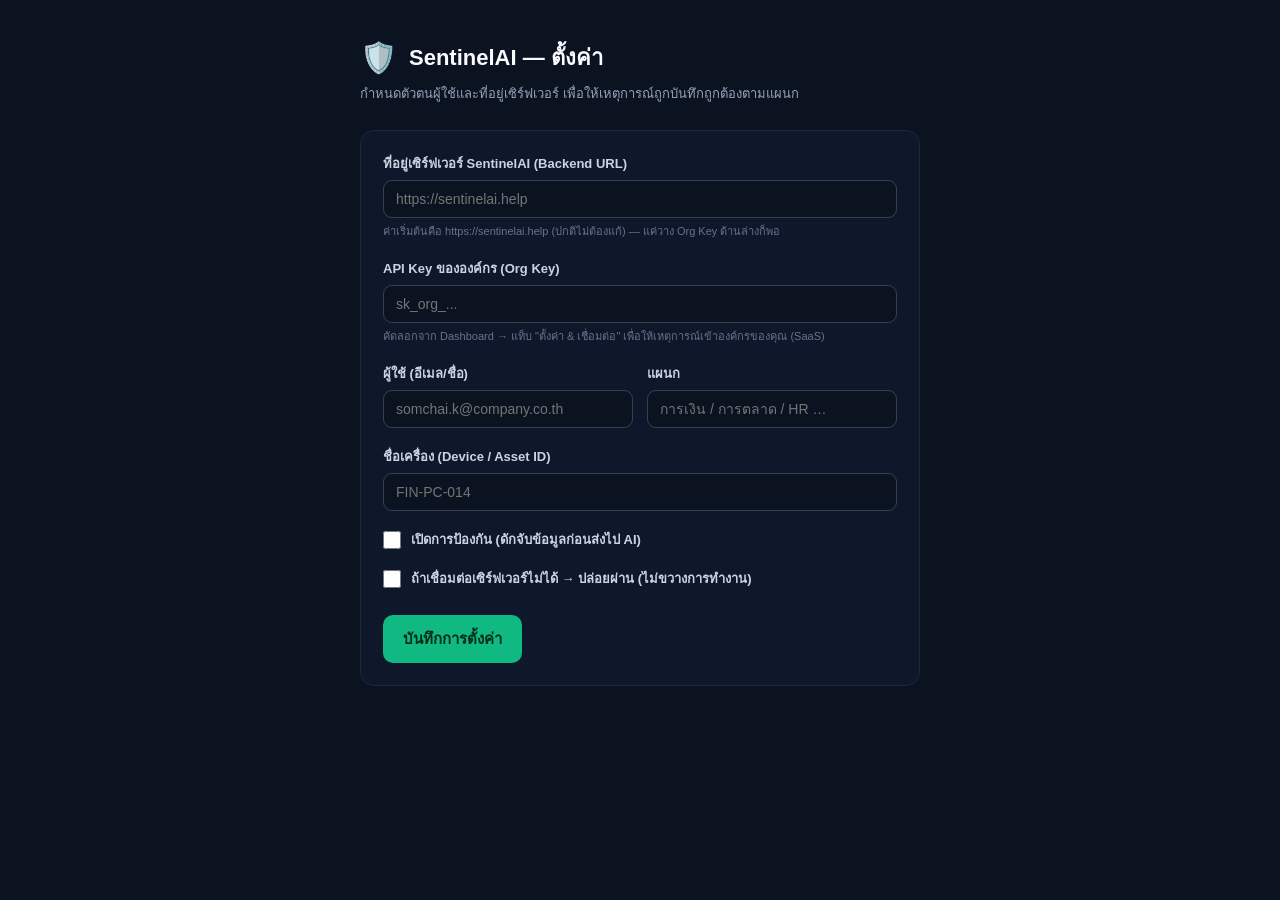
<file: extension/options.html>
<!DOCTYPE html>
<html lang="th">
<head>
  <meta charset="UTF-8" />
  <meta name="viewport" content="width=device-width, initial-scale=1.0" />
  <title>SentinelAI — ตั้งค่า</title>
  <style>
    * { box-sizing: border-box; margin: 0; padding: 0; }
    body { font-family: -apple-system, "Segoe UI", "Sarabun", Tahoma, sans-serif;
      background: #0b1220; color: #e2e8f0; min-height: 100vh; padding: 40px 20px; }
    .wrap { max-width: 560px; margin: 0 auto; }
    .head { display: flex; align-items: center; gap: 12px; margin-bottom: 8px; }
    .head .logo { font-size: 30px; }
    h1 { font-size: 22px; color: #f8fafc; }
    .sub { color: #94a3b8; font-size: 13px; margin-bottom: 26px; }
    .card { background: #0f172a; border: 1px solid #1e293b; border-radius: 14px; padding: 22px; }
    .field { margin-bottom: 18px; }
    label { display: block; font-size: 13px; font-weight: 600; color: #cbd5e1; margin-bottom: 6px; }
    .hint { font-size: 11px; color: #64748b; margin-top: 4px; }
    input[type=text], input[type=url], input[type=email], select {
      width: 100%; padding: 10px 12px; background: #0b1220; border: 1px solid #334155;
      border-radius: 9px; color: #e2e8f0; font-size: 14px; }
    input:focus, select:focus { outline: none; border-color: #10b981; }
    .row { display: flex; gap: 14px; }
    .row .field { flex: 1; }
    .checkbox { display: flex; align-items: center; gap: 10px; }
    .checkbox input { width: 18px; height: 18px; accent-color: #10b981; }
    .checkbox label { margin: 0; }
    .save { margin-top: 8px; background: #10b981; color: #052e1a; border: none; padding: 12px 20px;
      border-radius: 10px; font-size: 15px; font-weight: 700; cursor: pointer; }
    .save:hover { filter: brightness(1.08); }
    .ok { color: #10b981; font-size: 13px; margin-left: 12px; opacity: 0; transition: opacity .2s; }
    .ok.show { opacity: 1; }
  </style>
</head>
<body>
  <div class="wrap">
    <div class="head"><div class="logo">🛡️</div><h1>SentinelAI — ตั้งค่า</h1></div>
    <div class="sub">กำหนดตัวตนผู้ใช้และที่อยู่เซิร์ฟเวอร์ เพื่อให้เหตุการณ์ถูกบันทึกถูกต้องตามแผนก</div>
    <div class="card">
      <div class="field">
        <label>ที่อยู่เซิร์ฟเวอร์ SentinelAI (Backend URL)</label>
        <input type="url" id="backendUrl" placeholder="https://sentinelai.help" />
        <div class="hint">ค่าเริ่มต้นคือ https://sentinelai.help (ปกติไม่ต้องแก้) — แค่วาง Org Key ด้านล่างก็พอ</div>
      </div>
      <div class="field">
        <label>API Key ขององค์กร (Org Key)</label>
        <input type="text" id="orgKey" placeholder="sk_org_..." />
        <div class="hint">คัดลอกจาก Dashboard → แท็บ "ตั้งค่า &amp; เชื่อมต่อ" เพื่อให้เหตุการณ์เข้าองค์กรของคุณ (SaaS)</div>
      </div>
      <div class="row">
        <div class="field">
          <label>ผู้ใช้ (อีเมล/ชื่อ)</label>
          <input type="text" id="user" placeholder="somchai.k@company.co.th" />
        </div>
        <div class="field">
          <label>แผนก</label>
          <input type="text" id="department" placeholder="การเงิน / การตลาด / HR …" />
        </div>
      </div>
      <div class="field">
        <label>ชื่อเครื่อง (Device / Asset ID)</label>
        <input type="text" id="device" placeholder="FIN-PC-014" />
      </div>
      <div class="field checkbox">
        <input type="checkbox" id="enabled" />
        <label>เปิดการป้องกัน (ดักจับข้อมูลก่อนส่งไป AI)</label>
      </div>
      <div class="field checkbox">
        <input type="checkbox" id="failOpen" />
        <label>ถ้าเชื่อมต่อเซิร์ฟเวอร์ไม่ได้ → ปล่อยผ่าน (ไม่ขวางการทำงาน)</label>
      </div>
      <button class="save" id="save">บันทึกการตั้งค่า</button>
      <span class="ok" id="ok">✓ บันทึกแล้ว</span>
    </div>
  </div>
  <script src="options.js"></script>
</body>
</html>
</file>
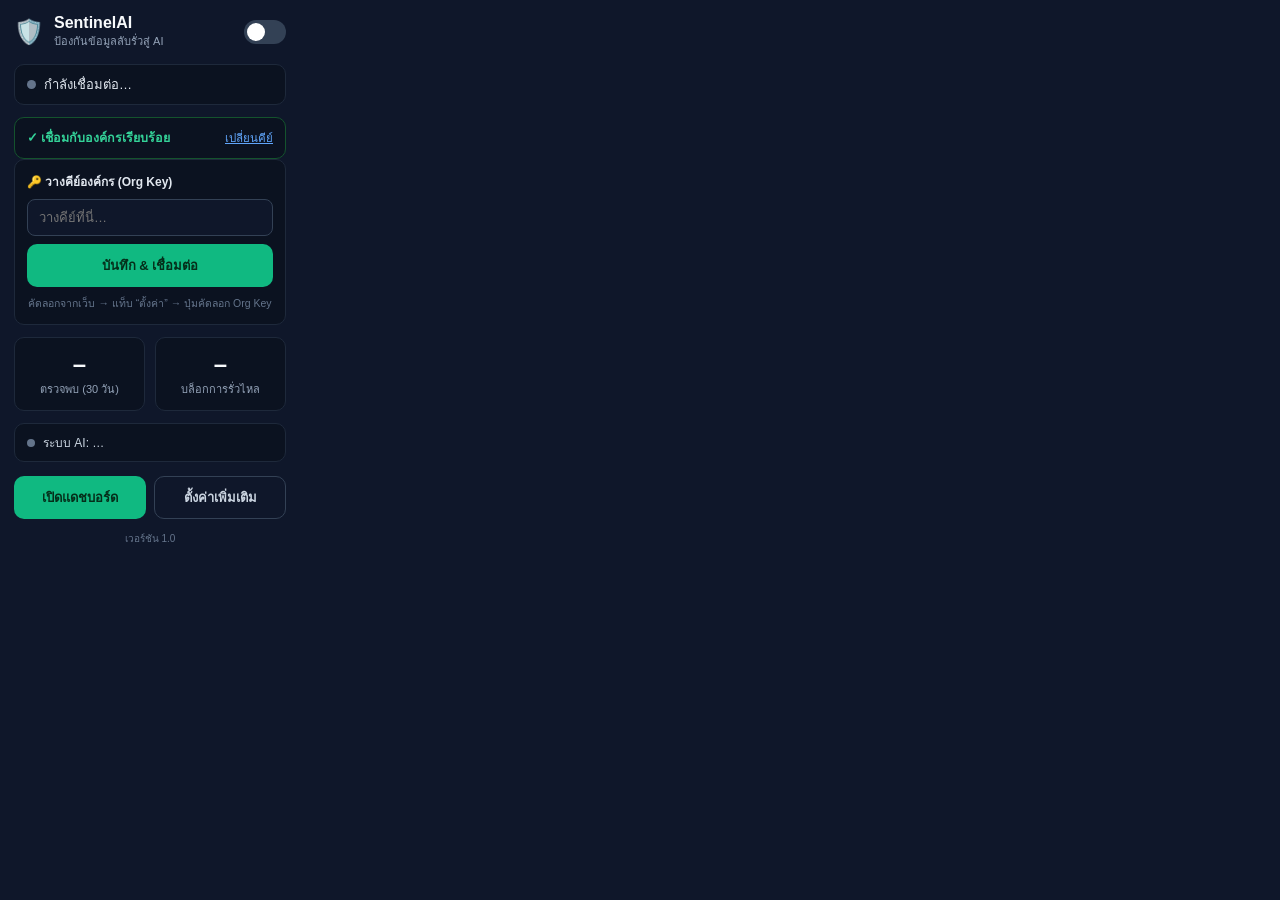
<file: extension/popup.html>
<!DOCTYPE html>
<html lang="th">
<head>
  <meta charset="UTF-8" />
  <meta name="viewport" content="width=device-width, initial-scale=1.0" />
  <link rel="stylesheet" href="popup.css" />
</head>
<body>
  <div class="hd">
    <div class="logo">🛡️</div>
    <div>
      <div class="brand">SentinelAI</div>
      <div class="sub">ป้องกันข้อมูลลับรั่วสู่ AI</div>
    </div>
    <label class="switch" title="เปิด/ปิดการป้องกัน">
      <input type="checkbox" id="enabled" />
      <span class="slider"></span>
    </label>
  </div>

  <div class="status" id="conn">
    <span class="dot" id="connDot"></span>
    <span id="connText">กำลังเชื่อมต่อ…</span>
  </div>

  <!-- ใส่คีย์องค์กรครั้งเดียว (ขั้นตอนเดียวที่ต้องทำ) -->
  <div class="keybox" id="keyBox">
    <!-- กรณีตั้งค่าแล้ว: แสดงแบบย่อ -->
    <div class="keydone" id="keyDone" hidden>
      <span>✓ เชื่อมกับองค์กรเรียบร้อย</span>
      <button type="button" class="link" id="editKey">เปลี่ยนคีย์</button>
    </div>
    <!-- กรณียังไม่ตั้งค่า: ช่องใส่คีย์ -->
    <div class="keyform" id="keyForm">
      <label class="keylabel">🔑 วางคีย์องค์กร (Org Key)</label>
      <input type="text" id="orgKey" placeholder="วางคีย์ที่นี่…" autocomplete="off" spellcheck="false" />
      <button class="btn primary full" id="saveKey">บันทึก & เชื่อมต่อ</button>
      <div class="keyhint">คัดลอกจากเว็บ → แท็บ “ตั้งค่า” → ปุ่มคัดลอก Org Key</div>
    </div>
  </div>

  <div class="grid">
    <div class="stat"><div class="num" id="det">–</div><div class="lbl">ตรวจพบ (30 วัน)</div></div>
    <div class="stat"><div class="num" id="blk">–</div><div class="lbl">บล็อกการรั่วไหล</div></div>
  </div>

  <div class="airow" id="airow">
    <span class="ai-dot" id="aiDot"></span>
    <span id="aiText">ระบบ AI: …</span>
  </div>

  <div class="actions">
    <button id="openDash" class="btn primary">เปิดแดชบอร์ด</button>
    <button id="openOpts" class="btn ghost">ตั้งค่าเพิ่มเติม</button>
  </div>

  <div class="foot">เวอร์ชัน <span id="ver">1.0</span></div>

  <script src="popup.js"></script>
</body>
</html>
</file>
<file: extension/popup.css>
* { box-sizing: border-box; margin: 0; padding: 0; }
body {
  width: 300px; font-family: -apple-system, "Segoe UI", "Sarabun", Tahoma, sans-serif;
  background: #0f172a; color: #e2e8f0; padding: 14px;
}
.hd { display: flex; align-items: center; gap: 10px; }
.logo { font-size: 24px; }
.brand { font-weight: 800; font-size: 16px; color: #f8fafc; }
.sub { font-size: 11px; color: #94a3b8; }
.hd .switch { margin-left: auto; }
.switch { position: relative; display: inline-block; width: 42px; height: 24px; }
.switch input { display: none; }
.slider { position: absolute; inset: 0; background: #334155; border-radius: 999px; cursor: pointer; transition: .2s; }
.slider::before { content: ""; position: absolute; width: 18px; height: 18px; left: 3px; top: 3px;
  background: #fff; border-radius: 50%; transition: .2s; }
.switch input:checked + .slider { background: #10b981; }
.switch input:checked + .slider::before { transform: translateX(18px); }

.status { display: flex; align-items: center; gap: 8px; margin-top: 14px; font-size: 13px;
  background: #0b1220; border: 1px solid #1e293b; border-radius: 10px; padding: 9px 12px; }
.dot { width: 9px; height: 9px; border-radius: 50%; background: #64748b; }
.dot.ok { background: #10b981; box-shadow: 0 0 8px #10b981; }
.dot.err { background: #ef4444; box-shadow: 0 0 8px #ef4444; }

/* แถบล็อกโดยผู้ดูแลระบบ (โหมดบังคับ) */
.lockbar { margin-top: 10px; background: #1e1b0b; border: 1px solid #a16207; border-radius: 10px;
  padding: 8px 12px; font-size: 11.5px; color: #fbbf24; font-weight: 600; text-align: center; }
.switch input:disabled + .slider { opacity: .55; cursor: not-allowed; }

/* กล่องใส่คีย์องค์กร */
.keybox { margin-top: 12px; }
.keyform { background: #0b1220; border: 1px solid #1e293b; border-radius: 10px; padding: 12px; }
.keylabel { display: block; font-size: 12px; font-weight: 700; color: #e2e8f0; margin-bottom: 8px; }
#orgKey { width: 100%; padding: 10px 11px; background: #0f172a; border: 1px solid #334155;
  border-radius: 8px; color: #e2e8f0; font-size: 13px; }
#orgKey:focus { outline: none; border-color: #10b981; }
.btn.full { width: 100%; margin-top: 8px; }
.keyhint { font-size: 10.5px; color: #64748b; margin-top: 8px; text-align: center; }
.keydone { display: flex; align-items: center; justify-content: space-between; gap: 8px;
  background: #0b1220; border: 1px solid #14532d; border-radius: 10px; padding: 10px 12px;
  font-size: 12.5px; color: #34d399; font-weight: 600; }
.link { background: none; border: none; color: #60a5fa; font-size: 11.5px; cursor: pointer;
  text-decoration: underline; padding: 0; font-family: inherit; }
.link:hover { color: #93c5fd; }

.grid { display: grid; grid-template-columns: 1fr 1fr; gap: 10px; margin-top: 12px; }
.stat { background: #0b1220; border: 1px solid #1e293b; border-radius: 10px; padding: 12px; text-align: center; }
.stat .num { font-size: 24px; font-weight: 800; color: #f8fafc; }
.stat .lbl { font-size: 11px; color: #94a3b8; margin-top: 2px; }

.airow { display: flex; align-items: center; gap: 8px; margin-top: 12px; font-size: 12px; color: #cbd5e1;
  background: #0b1220; border: 1px solid #1e293b; border-radius: 10px; padding: 9px 12px; }
.ai-dot { width: 8px; height: 8px; border-radius: 50%; background: #64748b; }
.ai-dot.on { background: #10b981; }
.ai-dot.off { background: #f59e0b; }

.actions { display: flex; gap: 8px; margin-top: 14px; }
.btn { flex: 1; padding: 10px; border-radius: 10px; border: 1px solid transparent; font-size: 13px;
  font-weight: 700; cursor: pointer; }
.btn.primary { background: #10b981; color: #052e1a; }
.btn.ghost { background: transparent; color: #cbd5e1; border-color: #334155; }
.btn:hover { filter: brightness(1.1); }

.foot { margin-top: 12px; font-size: 10px; color: #64748b; text-align: center; }
</file>
